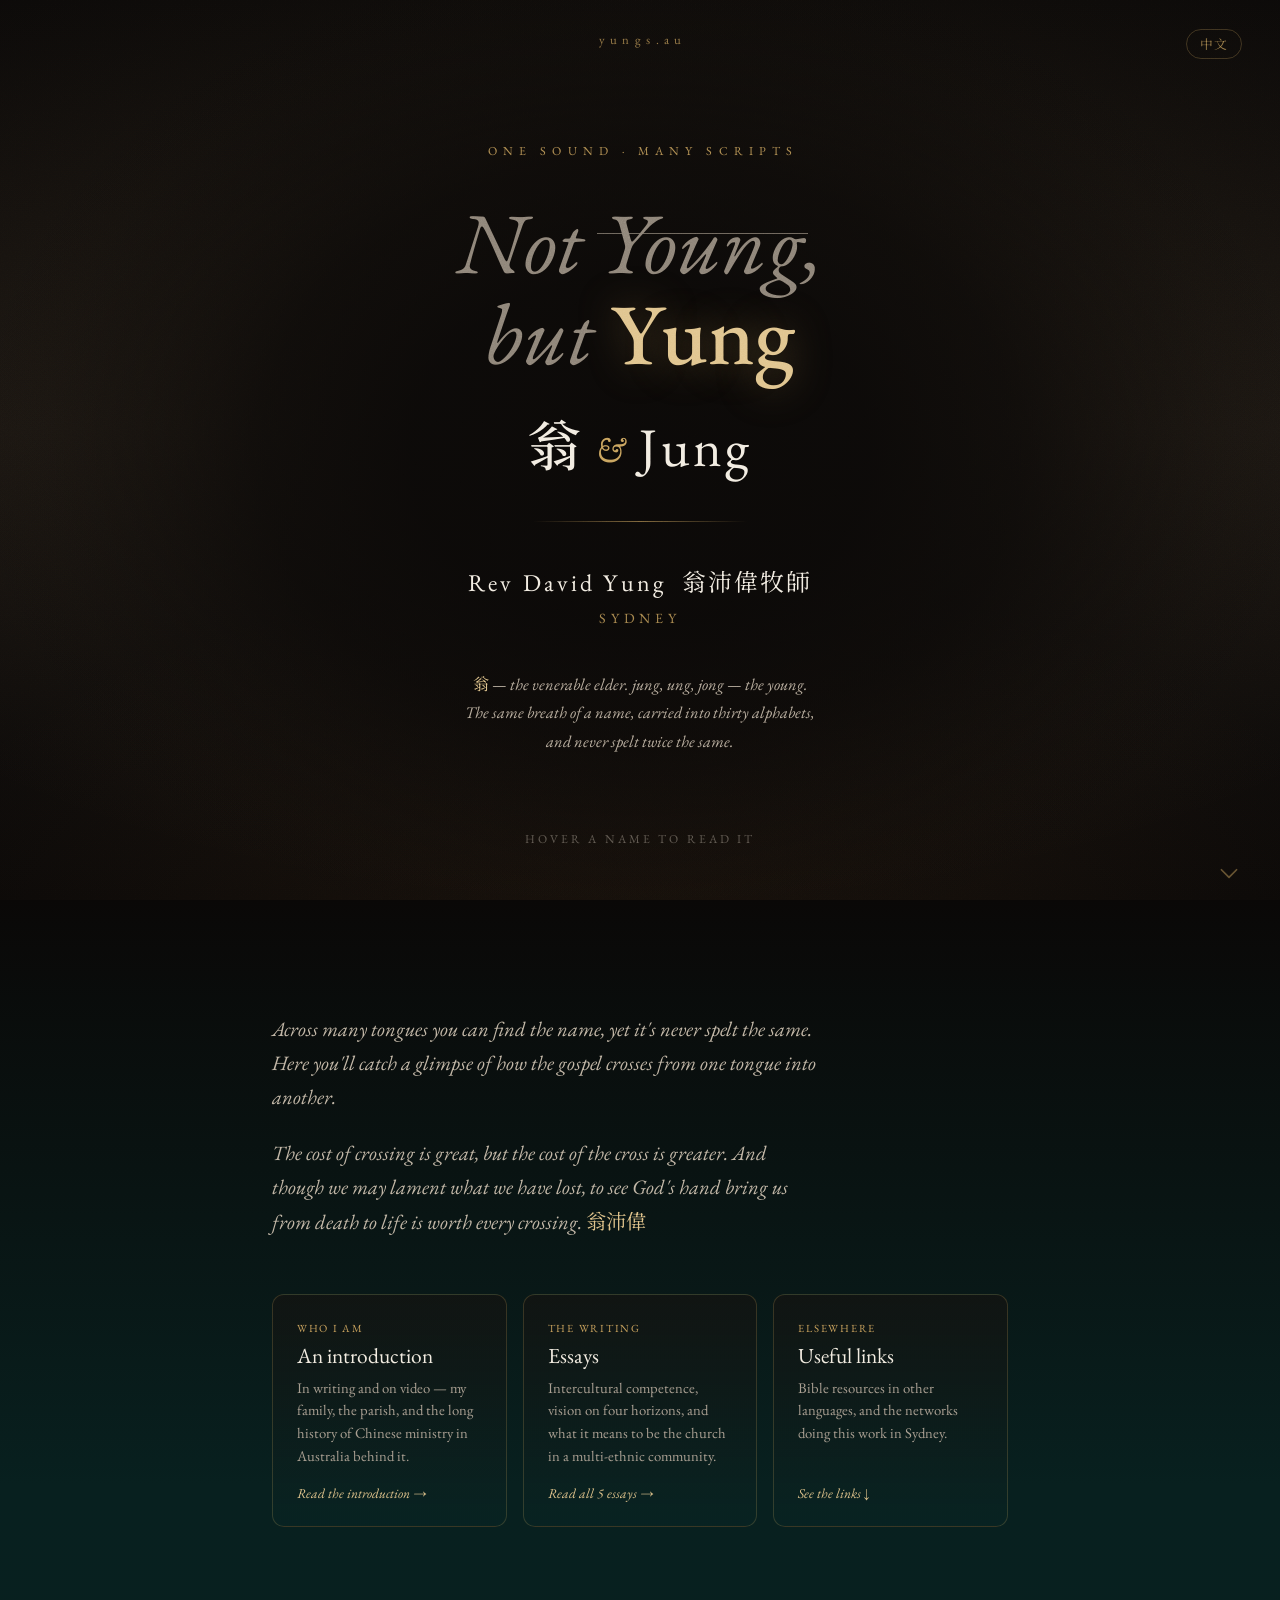
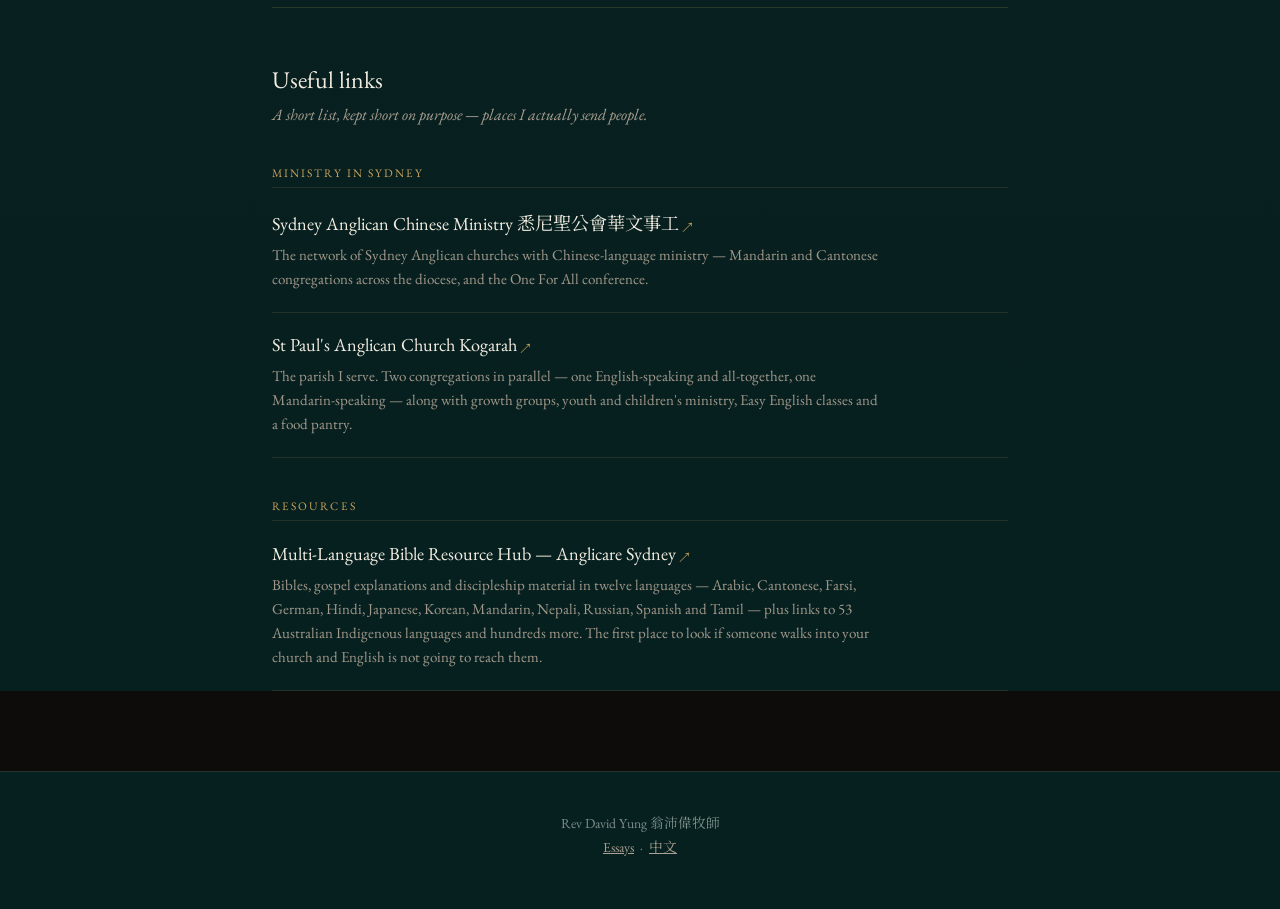
<file: index.html>
<!DOCTYPE html>
<html lang="en">
<head>
<meta charset="utf-8">
<meta name="viewport" content="width=device-width, initial-scale=1">
<title>Not Young, but Yung — Rev David Yung 翁沛偉牧師</title>
<meta name="description" content="One sound, many scripts. 翁 · Jung · Weng · Ong · Ông · 영 — the many writings of one name. Essays on cross-cultural ministry by Rev David Yung 翁沛偉牧師.">
<meta name="theme-color" content="#0e0c0a">
<meta property="og:title" content="Not Young, but Yung — Rev David Yung">
<meta property="og:description" content="One sound, many scripts. Essays on the gospel across cultures.">
<meta property="og:type" content="website">
<meta property="og:url" content="https://yungs.au/">
<meta property="og:image" content="https://yungs.au/icons/icon-512.png">
<link rel="canonical" href="https://yungs.au/">
<link rel="alternate" hreflang="en" href="https://yungs.au/">
<link rel="alternate" hreflang="zh" href="https://yungs.au/index-cn.html">
<link rel="icon" href="favicon.ico" sizes="any">
<link rel="icon" type="image/png" href="icons/icon-192.png">
<link rel="apple-touch-icon" href="icons/icon-180.png">
<link rel="manifest" href="manifest.webmanifest">
<meta name="apple-mobile-web-app-capable" content="yes">
<meta name="apple-mobile-web-app-status-bar-style" content="black-translucent">
<meta name="apple-mobile-web-app-title" content="yungs.au">
<link rel="preconnect" href="https://fonts.googleapis.com">
<link rel="preconnect" href="https://fonts.gstatic.com" crossorigin>
<link href="https://fonts.googleapis.com/css2?family=EB+Garamond:ital,wght@0,400;0,500;0,600;1,400&family=Noto+Serif+TC:wght@300;500&display=swap" rel="stylesheet">
<style>
  :root{
    --ink:#0e0c0a;
    --ink-2:#171310;
    --gold:#c9a35e;
    --gold-soft:#e0c48d;
    --paper:#f2ece1;
    --teal:#06201F;   /* the ground the rest of the site stands on */
    --muted:#8d8377;
    --serif:'EB Garamond','Noto Serif TC','Songti SC','Noto Serif','Times New Roman',
            'Noto Sans Hebrew','Noto Sans Arabic','Noto Sans Devanagari','Noto Sans Gurmukhi',
            'Noto Sans Bengali','Noto Sans Tamil','Noto Sans Thai','Noto Sans Armenian',
            'Noto Sans Georgian','Noto Sans Ethiopic','Noto Sans JP','Noto Sans KR',
            'Apple SD Gothic Neo','Hiragino Sans',serif;
  }

  *{box-sizing:border-box;margin:0;padding:0}

  html{scroll-behavior:smooth}

  body{
    min-height:100%;
    background:var(--ink);
    color:var(--paper);
    font-family:var(--serif);
    -webkit-font-smoothing:antialiased;
  }
  @media (prefers-reduced-motion:reduce){ html{scroll-behavior:auto} }

  .stage{
    position:relative;
    width:100%;
    min-height:100svh;
    display:grid;
    place-items:center;
    isolation:isolate;
    overflow:hidden;
  }

  /* ---------- atmosphere ---------- */
  .stage::before{
    content:"";
    position:absolute;inset:0;z-index:0;
    background:
      radial-gradient(120% 90% at 50% 42%, rgba(201,163,94,.13) 0%, rgba(201,163,94,.04) 34%, transparent 66%),
      radial-gradient(100% 70% at 50% 105%, rgba(120,80,40,.14) 0%, transparent 60%),
      linear-gradient(180deg,#0b0908 0%, var(--ink-2) 48%, #0a0807 100%);
  }
  /* fine grain so the dark field isn't flat */
  .stage::after{
    content:"";
    position:absolute;inset:0;z-index:6;pointer-events:none;
    opacity:.4;mix-blend-mode:overlay;
    background-image:url("data:image/svg+xml;utf8,<svg xmlns='http://www.w3.org/2000/svg' width='160' height='160'><filter id='n'><feTurbulence type='fractalNoise' baseFrequency='.85' numOctaves='3'/><feColorMatrix type='saturate' values='0'/></filter><rect width='160' height='160' filter='url(%23n)' opacity='.5'/></svg>");
  }

  /* ---------- the constellation of names ---------- */
  #field{position:absolute;inset:0;z-index:1}

  .name{
    position:absolute;
    transform:translate(-50%,-50%);
    white-space:nowrap;
    color:var(--gold-soft);
    opacity:0;
    line-height:1;
    cursor:default;
    user-select:none;
    transition:color .5s ease, text-shadow .5s ease;
    animation:breathe var(--dur,18s) ease-in-out var(--delay,0s) infinite;
  }
  .name:hover,.name:focus-visible{
    color:#fff;
    text-shadow:0 0 26px rgba(224,196,141,.65);
    animation-play-state:paused;
    opacity:.95 !important;
    outline:none;
  }

  /* animation is paused while positions are measured */
  #field.measuring .name{
    animation:none !important;
    opacity:1 !important;
    transform:translate(-50%,-50%) !important;
  }

  @keyframes breathe{
    0%   {opacity:0;              transform:translate(-50%,-50%) translateY(10px) scale(.985)}
    18%  {opacity:var(--peak,.5); transform:translate(-50%,-50%) translateY(0)    scale(1)}
    62%  {opacity:var(--peak,.5); transform:translate(-50%,-50%) translateY(-4px) scale(1.005)}
    100% {opacity:0;              transform:translate(-50%,-50%) translateY(-12px) scale(.985)}
  }

  /* ---------- centre plate ---------- */
  .plate{
    position:relative;z-index:4;
    text-align:center;
    padding:clamp(2rem,6vw,4.5rem) clamp(1.25rem,7vw,5rem);
    max-width:min(94vw,900px);
  }
  /* full-bleed soft scrim so the plate always reads clearly */
  .scrim{
    position:absolute;inset:-10%;z-index:3;pointer-events:none;
    background:radial-gradient(ellipse 44% 48% at 50% 50%,
      rgba(10,8,7,.97) 0%,
      rgba(10,8,7,.93) 34%,
      rgba(10,8,7,.74) 56%,
      rgba(10,8,7,.36) 74%,
      rgba(10,8,7,.10) 88%,
      transparent 100%);
  }

  .eyebrow{
    font-size:clamp(.62rem,1.5vw,.76rem);
    letter-spacing:.5em;
    text-transform:uppercase;
    color:var(--gold);
    opacity:.85;
    margin-bottom:clamp(1.4rem,4vw,2.4rem);
    padding-left:.5em;
  }

  h1{
    font-weight:400;
    font-size:clamp(2.3rem,8.2vw,5.4rem);
    line-height:1.05;
    letter-spacing:.005em;
  }
  h1 .not{ color:var(--muted); font-style:italic; }
  h1 .young{
    color:var(--muted);
    position:relative;
    font-style:italic;
  }
  h1 .young::after{
    content:"";
    position:absolute;left:-.04em;right:-.04em;top:.55em;
    height:1px;background:currentColor;opacity:.75;
  }
  h1 .but{ color:var(--muted); font-style:italic; }
  h1 .yung{
    color:var(--gold-soft);
    font-weight:500;
    text-shadow:0 0 42px rgba(201,163,94,.35);
  }

  .amp{
    margin-top:clamp(1.1rem,3.4vw,1.9rem);
    font-size:clamp(1.9rem,6vw,3.4rem);
    color:var(--paper);
    letter-spacing:.06em;
    line-height:1.2;
  }
  .amp .sym{ color:var(--gold); font-size:.62em; vertical-align:.12em; margin:0 .34em; font-style:italic; }
  .amp .han{ font-family:'Noto Serif TC','Songti SC',var(--serif); font-weight:500; }

  .rule{
    width:min(320px,58%);
    height:1px;
    margin:clamp(1.5rem,4.5vw,2.6rem) auto;
    background:linear-gradient(90deg,transparent,rgba(201,163,94,.6),transparent);
  }

  .name-line{
    font-size:clamp(1.02rem,2.9vw,1.5rem);
    letter-spacing:.13em;
    color:var(--paper);
  }
  .name-line .han{
    font-family:'Noto Serif TC','Songti SC',var(--serif);
    letter-spacing:.08em;
  }
  .role{
    margin-top:.7rem;
    font-size:clamp(.72rem,1.9vw,.88rem);
    letter-spacing:.34em;
    text-transform:uppercase;
    color:var(--gold);
    opacity:.8;
  }

  .gloss{
    margin-top:clamp(1.6rem,4.6vw,2.6rem);
    font-size:clamp(.86rem,2.2vw,1.02rem);
    line-height:1.75;
    color:#b6ab9c;
    font-style:italic;
    max-width:44ch;
    margin-inline:auto;
  }
  .gloss .han{font-family:'Noto Serif TC','Songti SC',var(--serif);font-style:normal;color:var(--gold-soft)}

  /* ---------- readout ---------- */
  .readout{
    position:absolute;
    left:50%;bottom:clamp(1.1rem,3.5vh,2.2rem);
    transform:translateX(-50%);
    z-index:5;
    text-align:center;
    width:min(92vw,640px);
    min-height:2.6em;
    pointer-events:none;
  }
  .readout .glyph{
    display:block;
    font-size:clamp(1rem,2.6vw,1.22rem);
    color:var(--gold-soft);
    letter-spacing:.04em;
  }
  .readout .meta{
    display:block;
    margin-top:.4em;
    font-size:clamp(.72rem,1.8vw,.84rem);
    color:var(--muted);
  }
  .readout .meta .lang{
    letter-spacing:.2em;
    text-transform:uppercase;
    font-size:.9em;
    color:#a29686;
  }
  .readout .meta .note{ font-style:italic; letter-spacing:.01em; }
  .readout .meta .dash{ opacity:.5; margin:0 .5em; }
  .readout .hint{
    font-size:clamp(.66rem,1.7vw,.75rem);
    letter-spacing:.26em;
    text-transform:uppercase;
    color:#5f5850;
  }
  .readout > *{transition:opacity .35s ease}

  .site{
    position:absolute;top:clamp(1.1rem,3.4vh,2rem);left:50%;
    transform:translateX(-50%);
    z-index:5;
    font-size:clamp(.68rem,1.8vw,.8rem);
    letter-spacing:.42em;
    text-transform:lowercase;
    color:var(--gold);
    opacity:.7;
    padding-left:.42em;
  }


  /* ---------- language switch & scroll cue ---------- */
  .langswitch{
    position:absolute;top:clamp(1rem,3.2vh,1.9rem);right:clamp(1rem,4vw,2.4rem);
    z-index:5;font-size:.8rem;letter-spacing:.06em;text-decoration:none;
    color:var(--gold);opacity:.75;border:1px solid rgba(201,163,94,.35);
    border-radius:999px;padding:.28rem .8rem;transition:opacity .2s,border-color .2s;
  }
  .langswitch:hover,.langswitch:focus-visible{opacity:1;border-color:var(--gold)}

  .scrollcue{
    position:absolute;bottom:clamp(.5rem,1.6vh,1rem);right:clamp(1rem,4vw,2.4rem);
    z-index:5;color:var(--gold);opacity:.45;text-decoration:none;
    animation:nudge 2.8s ease-in-out infinite;
  }
  .scrollcue svg{width:26px;height:26px;display:block}
  .scrollcue:hover,.scrollcue:focus-visible{opacity:.95;outline:none}
  @keyframes nudge{0%,100%{transform:translateY(0)}50%{transform:translateY(5px)}}
  @media (prefers-reduced-motion:reduce){.scrollcue{animation:none}}

  /* ---------- below the hero: gold gives way to the site's teal ---------- */
  #more{
    background:linear-gradient(180deg,#0a0807 0%, #08201f 42%, var(--teal) 100%);
    padding:clamp(4rem,10vw,7rem) clamp(1.25rem,5vw,2rem) 0;
  }
  .below{max-width:46rem;margin:0 auto}

  .below-lead{
    font-size:clamp(1.05rem,2.6vw,1.28rem);
    line-height:1.65;color:#c3b8a8;font-style:italic;
    max-width:34rem;margin:0 0 clamp(2.5rem,6vw,3.5rem);
  }
  .below-lead p + p{margin-top:1.1em}
  .below-lead .han{font-family:'Noto Serif TC','Songti SC',var(--serif);
                   font-style:normal;color:var(--gold-soft)}

  .doors{display:grid;grid-template-columns:repeat(auto-fit,minmax(12.5rem,1fr));gap:1rem}
  .door{
    display:flex;flex-direction:column;gap:.5rem;
    padding:1.6rem 1.5rem 1.5rem;
    border:1px solid rgba(201,163,94,.22);border-radius:12px;
    background:linear-gradient(180deg,rgba(23,19,16,.6),rgba(11,44,43,.25));
    text-decoration:none;color:var(--paper);
    transition:border-color .18s,transform .18s,background .18s;
  }
  .door:hover,.door:focus-visible{
    border-color:rgba(201,163,94,.55);transform:translateY(-2px);
    background:linear-gradient(180deg,rgba(35,28,22,.7),rgba(20,64,61,.3));outline:none;
  }
  .door-eyebrow{font-size:.68rem;letter-spacing:.16em;text-transform:uppercase;color:var(--gold)}
  .door-title{font-size:1.34rem;line-height:1.2}
  .door-blurb{font-size:.92rem;line-height:1.55;color:#a99f92;flex:1 1 auto}
  .door-go{margin-top:.5rem;font-size:.85rem;color:var(--gold-soft);font-style:italic}

  .links{
    margin-top:clamp(3.5rem,8vw,5rem);
    padding-top:clamp(2.5rem,6vw,3.5rem);
    border-top:1px solid rgba(201,163,94,.18);
  }
  .links h2{font-size:1.5rem;font-weight:400;margin:0 0 .6rem;color:var(--paper)}
  .links-intro{color:#a99f92;margin:0 0 2.5rem;max-width:30rem;font-style:italic}
  .links-group{
    font-size:.72rem;letter-spacing:.18em;text-transform:uppercase;color:var(--gold);
    margin:2.5rem 0 .4rem;font-weight:400;
  }
  .links-group:first-of-type{margin-top:0}
  .linklist{list-style:none;margin:0;padding:0}
  .linklist li{border-top:1px solid rgba(201,163,94,.14);padding:1.3rem 0}
  .linklist li:last-child{border-bottom:1px solid rgba(201,163,94,.14)}
  .linklist a{font-size:1.14rem;text-decoration:none;color:var(--paper)}
  .linklist a:hover{color:var(--gold-soft);text-decoration:underline}
  .linklist a::after{content:" \2197";font-size:.72em;color:var(--gold)}
  .linklist p{margin:.5rem 0 0;font-size:.94rem;line-height:1.6;color:#a2988b;max-width:38rem}
  .linklist .han{font-family:'Noto Serif TC','Songti SC',var(--serif)}

  .foot{
    background:var(--teal);
    border-top:1px solid rgba(201,163,94,.14);
    margin-top:clamp(3.5rem,8vw,5rem);
    padding:2.2rem 1.5rem 3rem;text-align:center;
    color:#7e8f8b;font-size:.86rem;
  }
  .foot p{margin:.3rem 0}
  .foot a{color:#a99f92}
  .foot a:hover{color:var(--gold-soft)}

  @media (max-width:700px){
    .scrim{
      background:radial-gradient(ellipse 78% 46% at 50% 48%,
        rgba(10,8,7,.98) 0%, rgba(10,8,7,.95) 40%, rgba(10,8,7,.78) 60%,
        rgba(10,8,7,.4) 78%, rgba(10,8,7,.12) 90%, transparent 100%);
    }
  }

  @media (prefers-reduced-motion:reduce){
    .name{animation:none !important; opacity:var(--peak,.42) !important;
          transform:translate(-50%,-50%) !important}
  }
</style>
</head>
<body>
<main class="stage">
  <div class="site">yungs.au</div>
  <a class="langswitch" href="index-cn.html" hreflang="zh" lang="zh-Hant">中文</a>

  <div id="field" aria-hidden="true"></div>
  <div class="scrim"></div>

  <section class="plate">
    <p class="eyebrow">One sound &middot; many scripts</p>

    <h1>
      <span class="not">Not</span> <span class="young">Young</span><span class="not">,</span><br>
      <span class="but">but</span> <span class="yung">Yung</span>
    </h1>

    <p class="amp"><span class="han">翁</span><span class="sym">&amp;</span>Jung</p>

    <div class="rule"></div>

    <p class="name-line">Rev David Yung &nbsp;<span class="han">翁沛偉牧師</span></p>
    <p class="role">Sydney</p>

    <p class="gloss">
      <span class="han">翁</span> — the venerable elder. <em>jung, ung, jong</em> — the young.
      The same breath of a name, carried into thirty alphabets, and never spelt twice the same.
    </p>
  </section>

  <div class="readout" id="readout" aria-live="polite">
    <span class="hint" id="hint">Hover a name to read it</span>
    <span class="glyph" id="ro-glyph" style="opacity:0"></span>
    <span class="meta" id="ro-meta" style="opacity:0"></span>
  </div>

  <a class="scrollcue" href="#more" aria-label="Read on">
    <svg viewBox="0 0 24 24" aria-hidden="true"><path d="M5 9l7 7 7-7" fill="none"
      stroke="currentColor" stroke-width="1.6" stroke-linecap="round" stroke-linejoin="round"/></svg>
  </a>
</main>

<section id="more">
  <div class="below">

    <div class="below-lead">
      <p>Across many tongues you can find the name, yet it's never spelt the same.
         Here you'll catch a glimpse of how the gospel crosses from one tongue into another.</p>
      <p>The cost of crossing is great, but the cost of the cross is greater. And though we
         may lament what we have lost, to see God's hand bring us from death to life is worth
         every crossing. <span class="han">翁沛偉</span></p>
    </div>

    <nav class="doors" aria-label="Main">
      <a class="door" href="001-an-introduction.html">
        <span class="door-eyebrow">Who I am</span>
        <span class="door-title">An introduction</span>
        <span class="door-blurb">In writing and on video — my family, the parish, and the long history of Chinese ministry in Australia behind it.</span>
        <span class="door-go">Read the introduction &rarr;</span>
      </a>
      <a class="door" href="essays.html">
        <span class="door-eyebrow">The writing</span>
        <span class="door-title">Essays</span>
        <span class="door-blurb">Intercultural competence, vision on four horizons, and what it means to be the church in a multi-ethnic community.</span>
        <span class="door-go"><span id="essay-count">Browse the essays</span> &rarr;</span>
      </a>
      <a class="door" href="#links">
        <span class="door-eyebrow">Elsewhere</span>
        <span class="door-title">Useful links</span>
        <span class="door-blurb">Bible resources in other languages, and the networks doing this work in Sydney.</span>
        <span class="door-go">See the links &darr;</span>
      </a>
    </nav>

    <div class="links" id="links">
      <h2>Useful links</h2>
      <p class="links-intro">A short list, kept short on purpose — places I actually send people.</p>

      <h3 class="links-group">Ministry in Sydney</h3>
      <ul class="linklist">
        <li>
          <a href="https://www.sydacm.com.au" rel="noopener">Sydney Anglican Chinese Ministry <span class="han">悉尼聖公會華文事工</span></a>
          <p>The network of Sydney Anglican churches with Chinese-language ministry — Mandarin and Cantonese congregations across the diocese, and the One For All conference.</p>
        </li>
        <li>
          <a href="https://www.stpaulskogarah.com" rel="noopener">St Paul's Anglican Church Kogarah</a>
          <p>The parish I serve. Two congregations in parallel — one English-speaking and all-together, one Mandarin-speaking — along with growth groups, youth and children's ministry, Easy English classes and a food pantry.</p>
        </li>
      </ul>

      <h3 class="links-group">Resources</h3>
      <ul class="linklist">
        <li>
          <a href="https://www.anglicare.org.au/church-partnerships/multi-language-bible-resource-hub/" rel="noopener">Multi-Language Bible Resource Hub — Anglicare Sydney</a>
          <p>Bibles, gospel explanations and discipleship material in twelve languages — Arabic, Cantonese, Farsi, German, Hindi, Japanese, Korean, Mandarin, Nepali, Russian, Spanish and Tamil — plus links to 53 Australian Indigenous languages and hundreds more. The first place to look if someone walks into your church and English is not going to reach them.</p>
        </li>
      </ul>
    </div>

  </div>
</section>

<footer class="foot">
  <p>Rev David Yung <span class="han">翁沛偉牧師</span></p>
  <p><a href="essays.html">Essays</a> &nbsp;·&nbsp; <a href="index-cn.html" hreflang="zh" lang="zh-Hant">中文</a></p>
</footer>

<script>
(function(){
  /* text, language, note  */
  var NAMES = [
    ["翁",      "Chinese · Hanzi",            "the character itself — a venerable elder"],
    ["Yung",    "Cantonese · Hong Kong",      "the spelling carried out of Hong Kong"],
    ["Weng",    "Mandarin · Hanyu Pinyin",    "wēng — the same character, another mouth"],
    ["Ong",     "Hokkien · Singapore, Penang","翁 as the Minnan diaspora writes it"],
    ["Ang",     "Teochew",                    "another Minnan reading of 翁"],
    ["Vung",    "Hakka",                      "翁 in the Sixian Hakka reading"],
    ["Ông",     "Vietnamese · Hán-Việt",      "翁 — and also 'sir, grandfather'"],
    ["옹",       "Korean · Hangul",            "the hanja reading of 翁"],
    ["영",       "Korean · Hangul",            "yeong — how 'Young' is heard in Korea"],
    ["융",       "Korean · Hangul",            "yung — how 'Jung' is written in Korea"],
    ["おきな",   "Japanese · Hiragana",        "okina — the kun reading of 翁, an old man"],
    ["ユング",   "Japanese · Katakana",        "yungu — Jung"],
    ["ヤング",   "Japanese · Katakana",        "yangu — Young"],
    ["Jung",    "German",                     "'young' — and Carl Gustav Jung"],
    ["Jong",    "Dutch",                      "'young'"],
    ["Jonk",    "Afrikaans",                  "'young'"],
    ["Ung",     "Swedish · Danish · Norwegian","'young'"],
    ["Ungur",   "Icelandic",                  "'young'"],
    ["Young",   "English",                    "the spelling everyone reaches for first"],
    ["יונג",     "Yiddish · Hebrew script",    "yung — 'young'"],
    ["Юнг",     "Russian · Cyrillic",         "Yung"],
    ["Юнґ",     "Ukrainian · Cyrillic",       "Yung"],
    ["Γιουνγκ", "Greek",                      "Yioungk"],
    ["يونغ",     "Arabic",                     "Yūngh"],
    ["यंग",      "Hindi · Devanagari",         "Yang / Young"],
    ["ਯੰਗ",      "Punjabi · Gurmukhi",         "Yang / Young"],
    ["ইয়ং",      "Bengali",                    "Iyang / Young"],
    ["யங்",      "Tamil",                      "Yang / Young"],
    ["ยัง",      "Thai",                       "Yang / Young"],
    ["Յունգ",   "Armenian",                   "Yung"],
    ["იუნგი",   "Georgian",                   "Iungi"],
    ["ዩንግ",     "Amharic · Ethiopic",         "Yung"]
  ];

  /* hand-placed so the field reads as a constellation, not a grid.
     x, y in %, s = font-size in rem, p = peak opacity            */
  var SPOTS = [
    /* upper band — clear of the yungs.au mark at top centre */
    [ 8,  8,2.1,.42],[21, 15,1.5,.34],[34,  7,2.4,.44],[47, 21,1.4,.22],
    [65, 10,1.6,.32],[78,  7,2.2,.44],[92, 15,1.6,.34],
    /* left margin */
    [ 5, 26,1.6,.33],[15, 36,2.4,.45],[ 7, 48,1.5,.31],[18, 60,2.0,.40],
    [ 6, 72,1.6,.32],[14, 84,2.3,.43],[ 9, 94,1.5,.30],
    /* right margin */
    [95, 28,1.5,.31],[85, 38,2.3,.44],[93, 50,1.6,.33],[82, 62,2.0,.39],
    [95, 74,1.5,.30],[86, 85,2.4,.44],[91, 95,1.5,.30],
    /* inner ring — dim, read as depth behind the plate */
    [29, 25,1.5,.26],[71, 23,1.6,.27],[26, 47,1.4,.20],[74, 45,1.4,.20],
    [30, 70,1.5,.24],[70, 71,1.4,.23],[24, 86,1.5,.26],[76, 87,1.5,.26],
    [38, 79,1.4,.20],[62, 80,1.4,.20],[50, 34,1.3,.15]
  ];

  /* the names are set much larger than the first draft; NARROW pulls them
     back on phones so the centre plate still has room to breathe.
     Measured coverage stays well under half the frame — see the note in the
     header comment of this file. */
  var SCALE = 2.4;
  var NARROW_FACTOR = 0.58;

  var field = document.getElementById('field');
  var hint  = document.getElementById('hint');
  var gEl   = document.getElementById('ro-glyph');
  var mEl   = document.getElementById('ro-meta');
  var narrow = window.matchMedia('(max-width:700px)').matches;

  /* on small screens thin the field so the plate can breathe */
  var order = NAMES.map(function(n,i){return i;});
  var use = narrow ? order.filter(function(_,i){return i % 2 === 0;}) : order;

  use.forEach(function(idx, k){
    /* on narrow screens take every second slot so the thinned field stays spread */
    var n = NAMES[idx], s = SPOTS[(narrow ? k * 2 : k) % SPOTS.length];
    var el = document.createElement('span');
    el.className = 'name';
    el.textContent = n[0];
    el.tabIndex = 0;
    /* narrow viewports: pull the margins inward so nothing is clipped */
    el.style.left = (narrow ? Math.min(Math.max(s[0], 14), 84) : s[0]) + '%';
    el.style.top  = s[1] + '%';
    el.style.fontSize = (SCALE * s[2] * (narrow ? NARROW_FACTOR : 1)) + 'rem';
    el.style.setProperty('--peak', s[3]);
    el.style.setProperty('--dur',   (15 + (k * 7) % 13) + 's');
    el.style.setProperty('--delay', (-(k * 3.7) % 17).toFixed(1) + 's');
    el.dataset.lang = n[1];
    el.dataset.note = n[2];
    field.appendChild(el);
  });

  /* Now that the type is large, settle the field: push overlapping names
     apart and keep every one fully inside the frame. Runs once, after the
     webfonts have loaded so the measurements are true.                     */
  function settle(){
    var edge = 14, gap = 16;
    var els = Array.prototype.slice.call(field.children);

    field.classList.add('measuring');
    /* measure relative to the field itself, not the viewport, so a re-settle
       after scrolling or a resize puts the names back where they belong */
    var fr = field.getBoundingClientRect();
    var vw = fr.width, vh = fr.height;
    var box = els.map(function(el){
      var r = el.getBoundingClientRect();
      return {x:r.left - fr.left + r.width/2, y:r.top - fr.top + r.height/2,
              w:r.width, h:r.height};
    });

    function clamp(b){
      var hw = b.w/2 + edge, hh = b.h/2 + edge;
      b.x = Math.min(Math.max(b.x, hw), Math.max(hw, vw - hw));
      b.y = Math.min(Math.max(b.y, hh), Math.max(hh, vh - hh));
    }

    for (var pass = 0; pass < 60; pass++){
      var moved = false;
      for (var i = 0; i < box.length; i++){
        for (var j = i + 1; j < box.length; j++){
          var a = box[i], c = box[j];
          var ox = (a.w + c.w)/2 + gap - Math.abs(a.x - c.x);
          var oy = (a.h + c.h)/2 + gap - Math.abs(a.y - c.y);
          if (ox <= 0 || oy <= 0) continue;
          moved = true;
          if (ox < oy){                       /* separate horizontally */
            var sx = (a.x <= c.x ? -1 : 1) * ox / 2;
            a.x += sx; c.x -= sx;
          } else {                            /* separate vertically */
            var sy = (a.y <= c.y ? -1 : 1) * oy / 2;
            a.y += sy; c.y -= sy;
          }
          clamp(a); clamp(c);
        }
      }
      if (!moved) break;
    }

    els.forEach(function(el, k){
      clamp(box[k]);                          /* final guard against clipping */
      el.style.left = box[k].x + 'px';
      el.style.top  = box[k].y + 'px';
    });
    field.classList.remove('measuring');
  }

  function whenReady(fn){
    if (document.fonts && document.fonts.ready) document.fonts.ready.then(fn);
    else window.addEventListener('load', fn);
  }
  whenReady(settle);

  /* re-settle after a resize or orientation change */
  var rz;
  window.addEventListener('resize', function(){
    clearTimeout(rz);
    rz = setTimeout(function(){
      Array.prototype.forEach.call(field.children, function(el, k){
        var s = SPOTS[(narrow ? k * 2 : k) % SPOTS.length];
        el.style.left = s[0] + '%';
        el.style.top  = s[1] + '%';
      });
      settle();
    }, 220);
  });

  if (window.matchMedia('(hover:none)').matches){
    hint.textContent = 'Tap a name to read it';
  }

  var clear;
  function show(el){
    clearTimeout(clear);
    gEl.textContent = el.textContent;
    mEl.innerHTML = '<span class="lang"></span><span class="dash">—</span><span class="note"></span>';
    mEl.querySelector('.lang').textContent = el.dataset.lang;
    mEl.querySelector('.note').textContent = el.dataset.note;
    hint.style.opacity = 0; gEl.style.opacity = 1; mEl.style.opacity = 1;
  }
  function hide(){
    clear = setTimeout(function(){
      gEl.style.opacity = 0; mEl.style.opacity = 0; hint.style.opacity = 1;
    }, 220);
  }

  field.addEventListener('mouseover', function(e){
    if (e.target.classList.contains('name')) show(e.target);
  });
  field.addEventListener('mouseout', function(e){
    if (e.target.classList.contains('name')) hide();
  });
  field.addEventListener('focusin', function(e){
    if (e.target.classList.contains('name')) show(e.target);
  });
  field.addEventListener('focusout', hide);
  /* touch */
  field.addEventListener('touchstart', function(e){
    if (e.target.classList.contains('name')) show(e.target);
  }, {passive:true});

  /* the essays door reports the real number */
  fetch("essays.html").then(function(r){return r.ok?r.text():Promise.reject();})
    .then(function(t){
      var m = t.match(/const POSTS = \[([\s\S]*?)\n\];/);
      if(!m) return;
      var n = (m[1].match(/\bn:\s*\d+/g)||[]).length;
      var el = document.getElementById("essay-count");
      if(n>0 && el) el.textContent = n===1 ? "Read the one essay" : "Read all "+n+" essays";
    }).catch(function(){});
})();
</script>
</body>
</html>
</file>
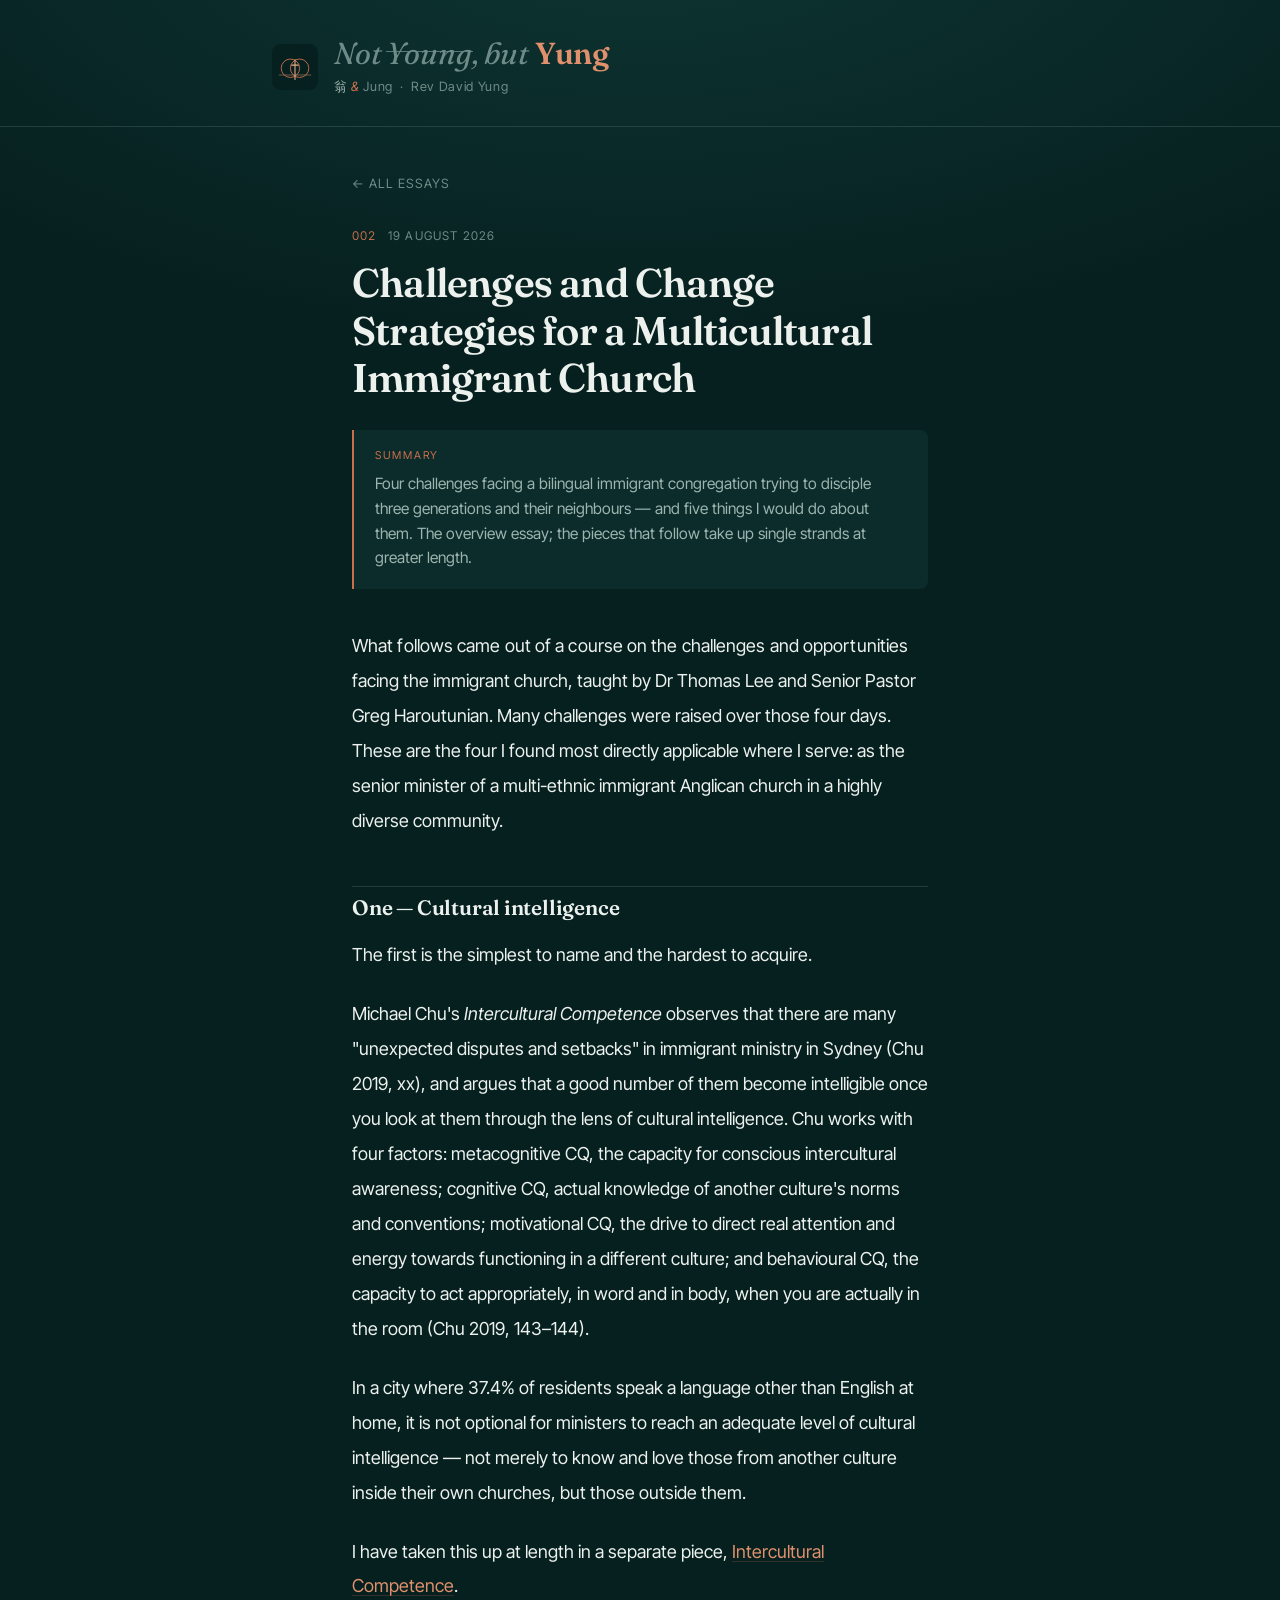
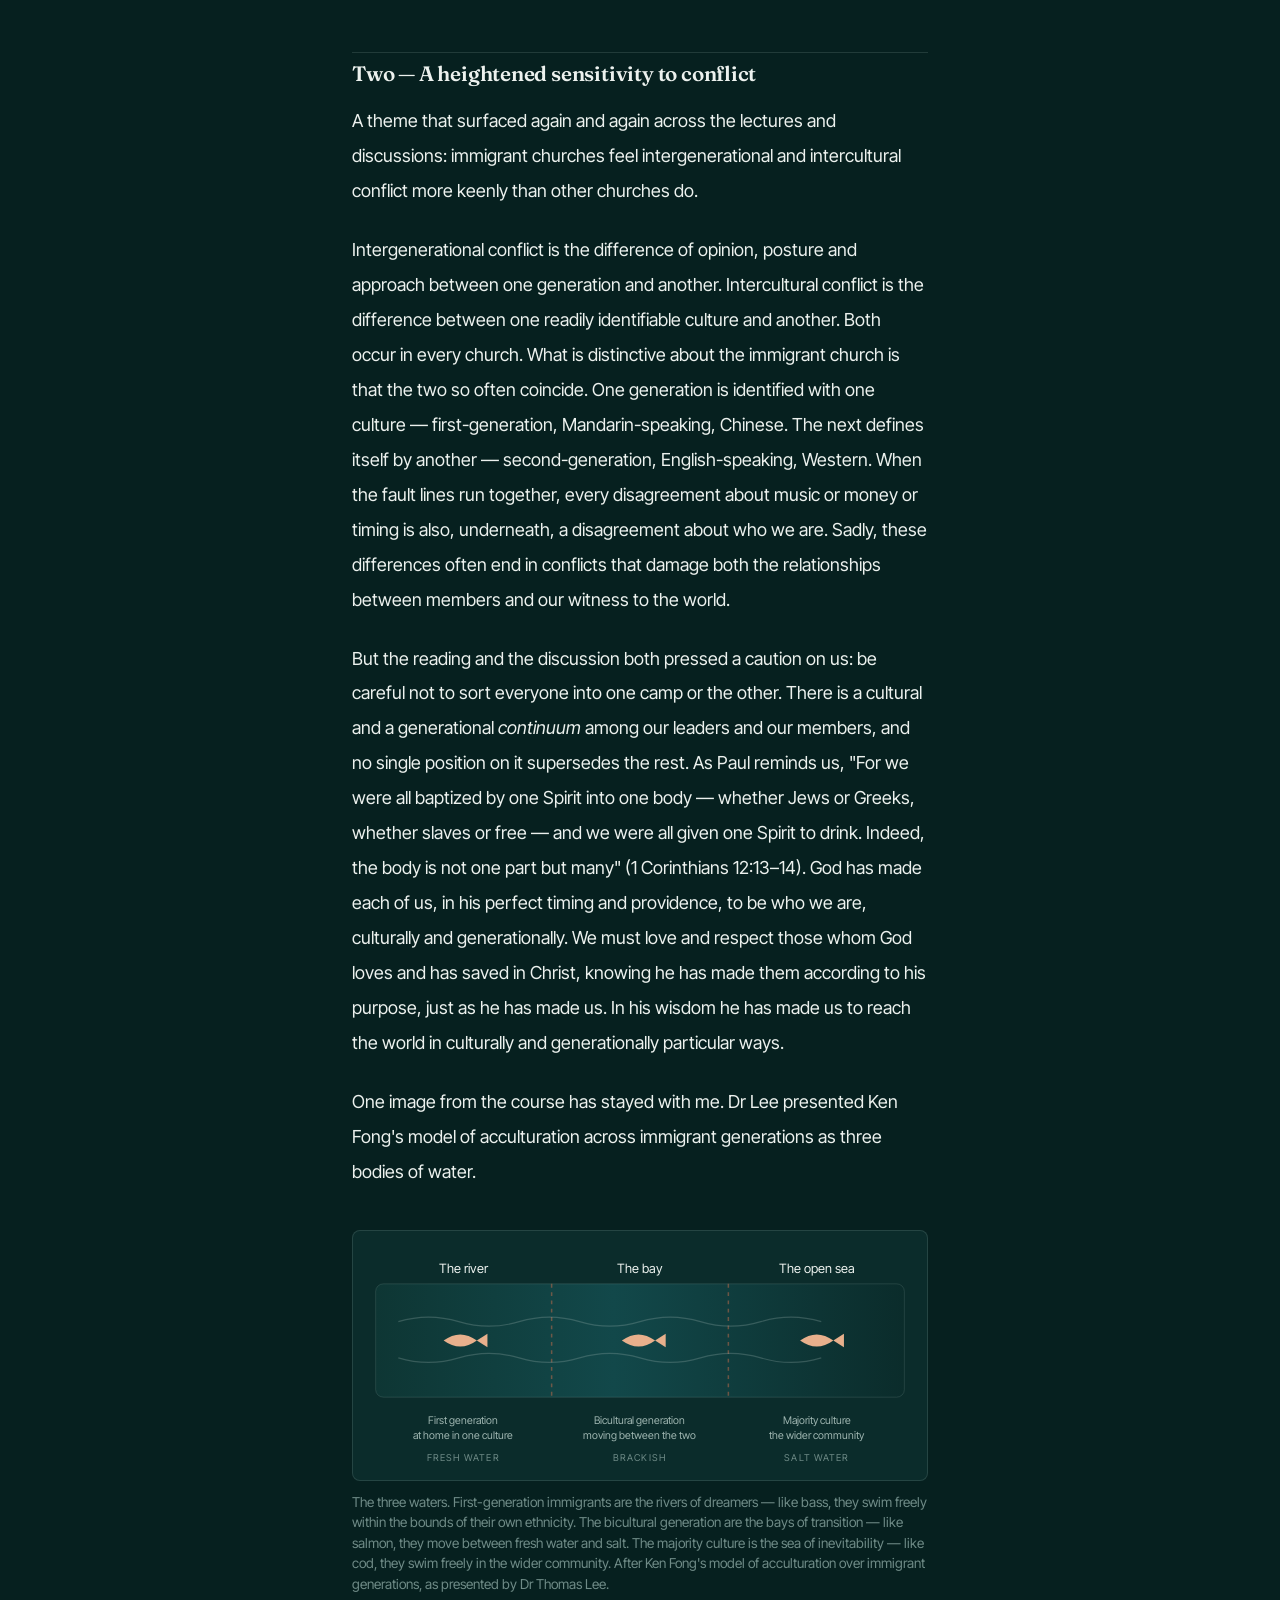
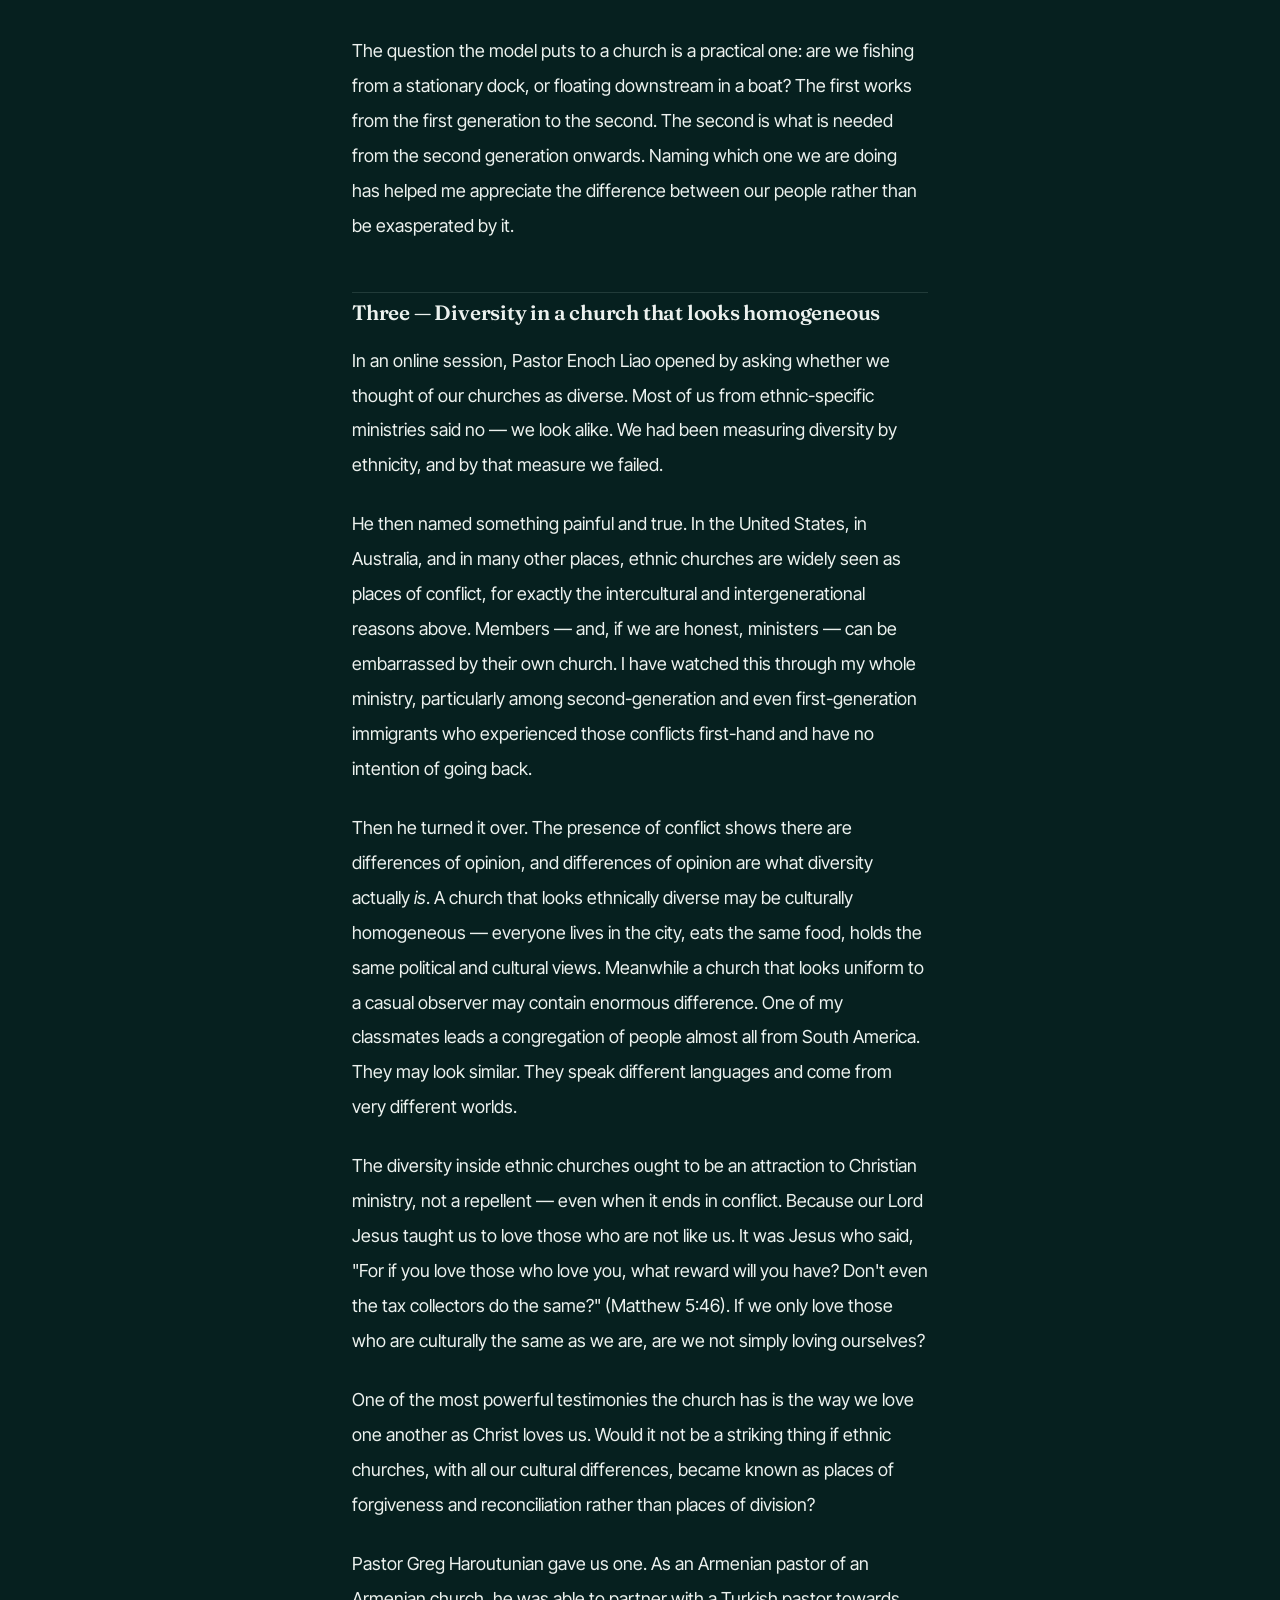
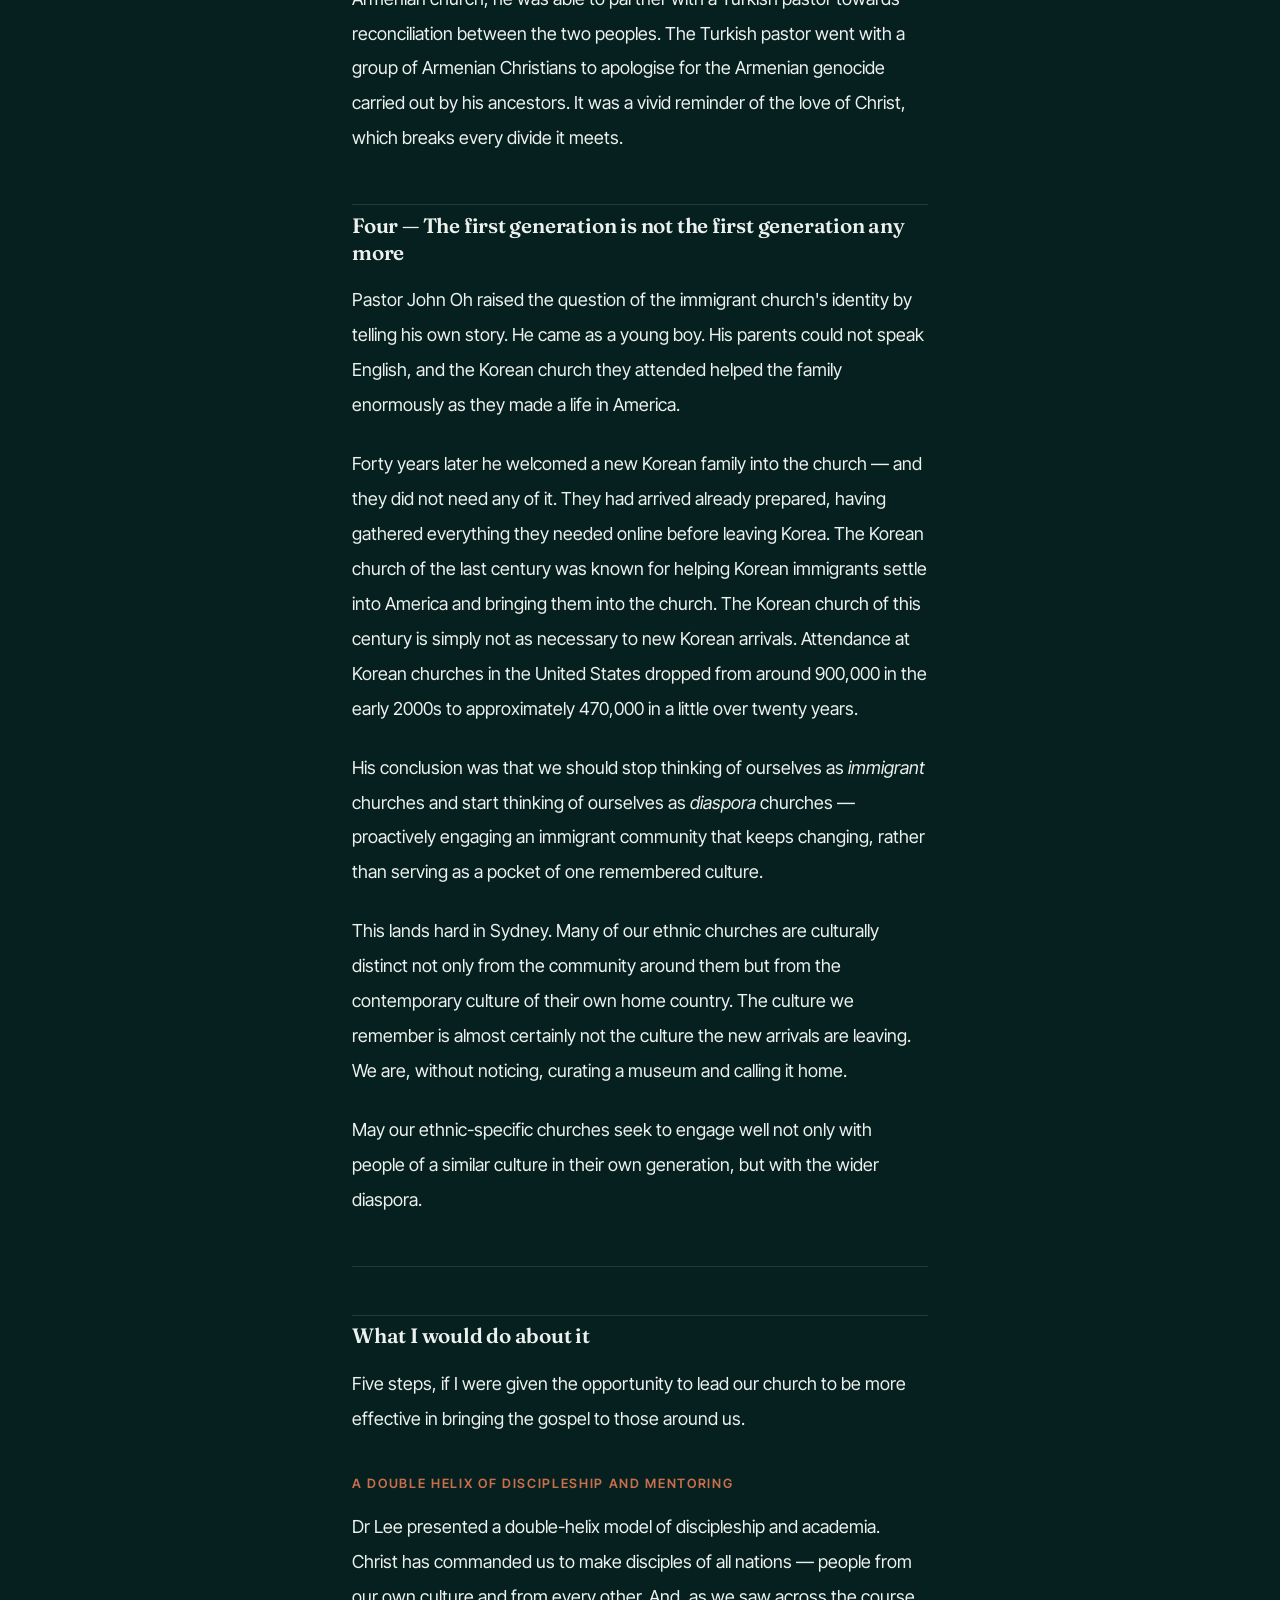
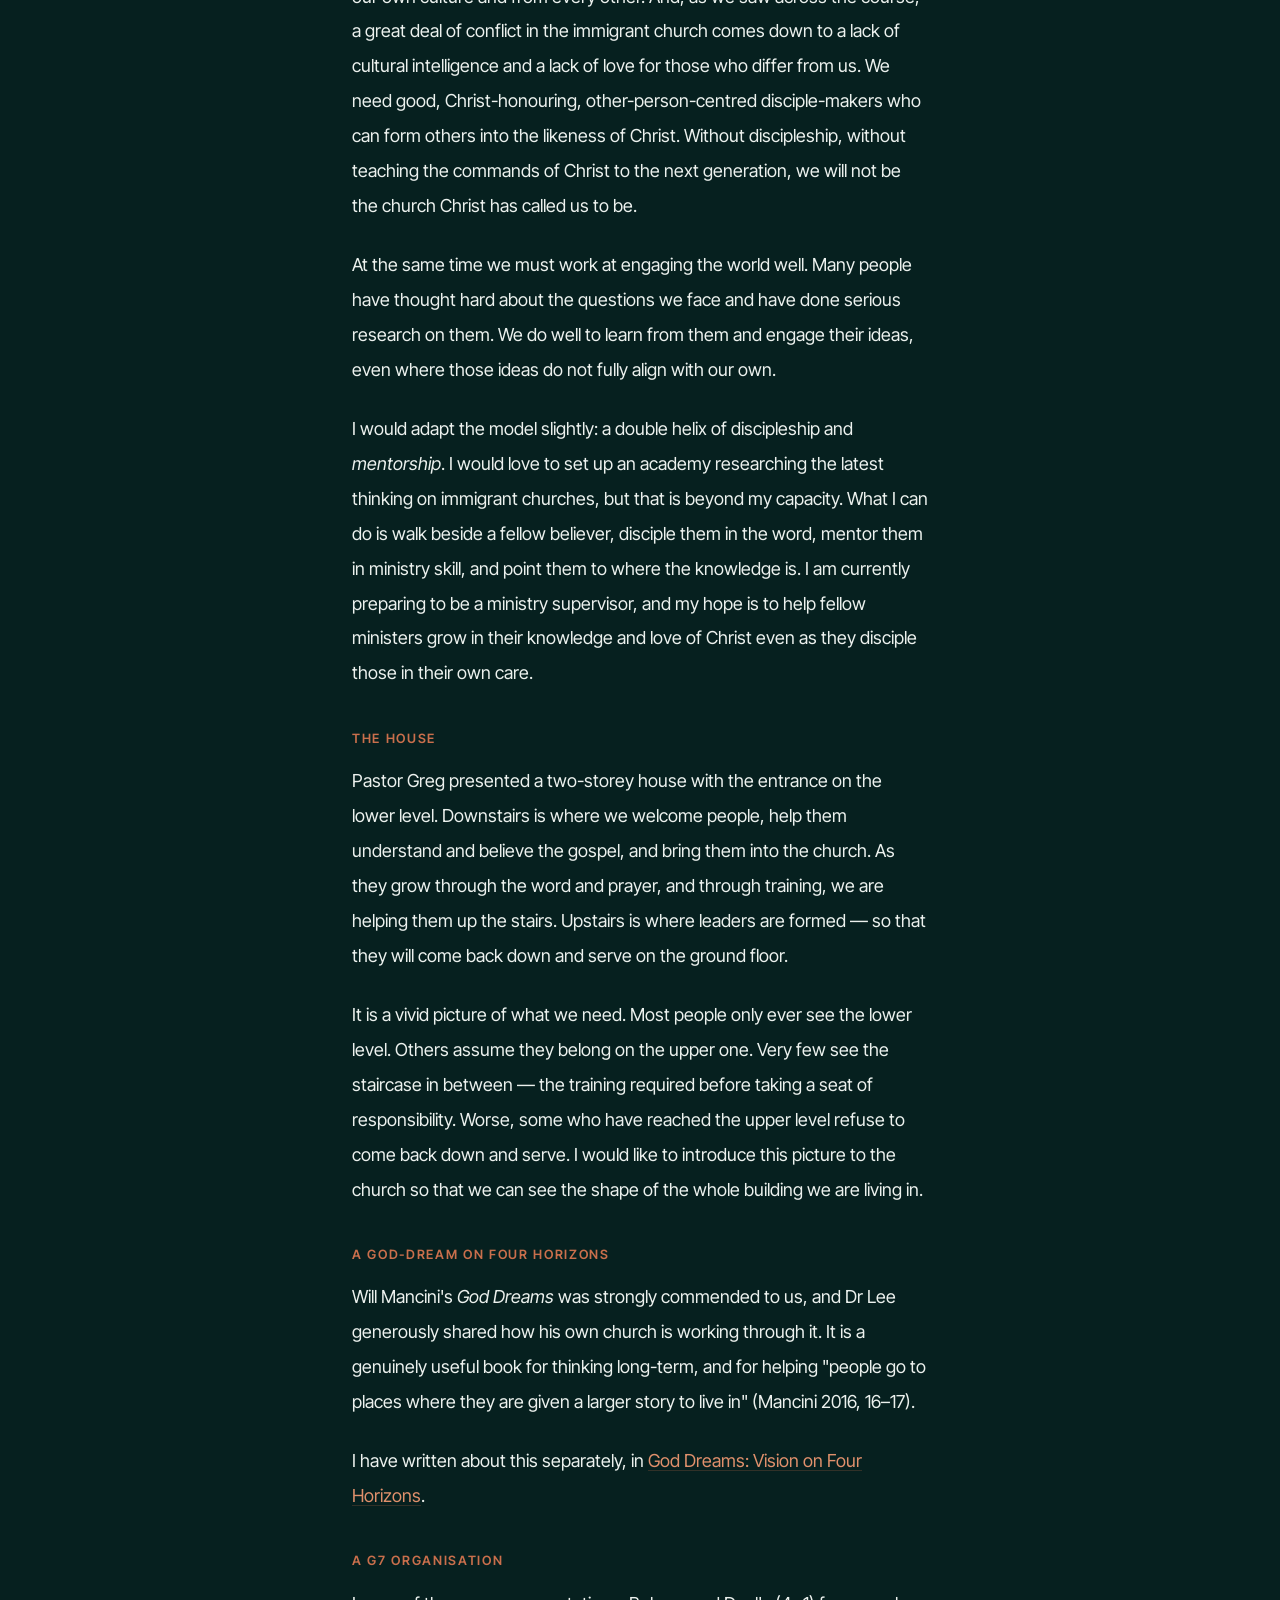
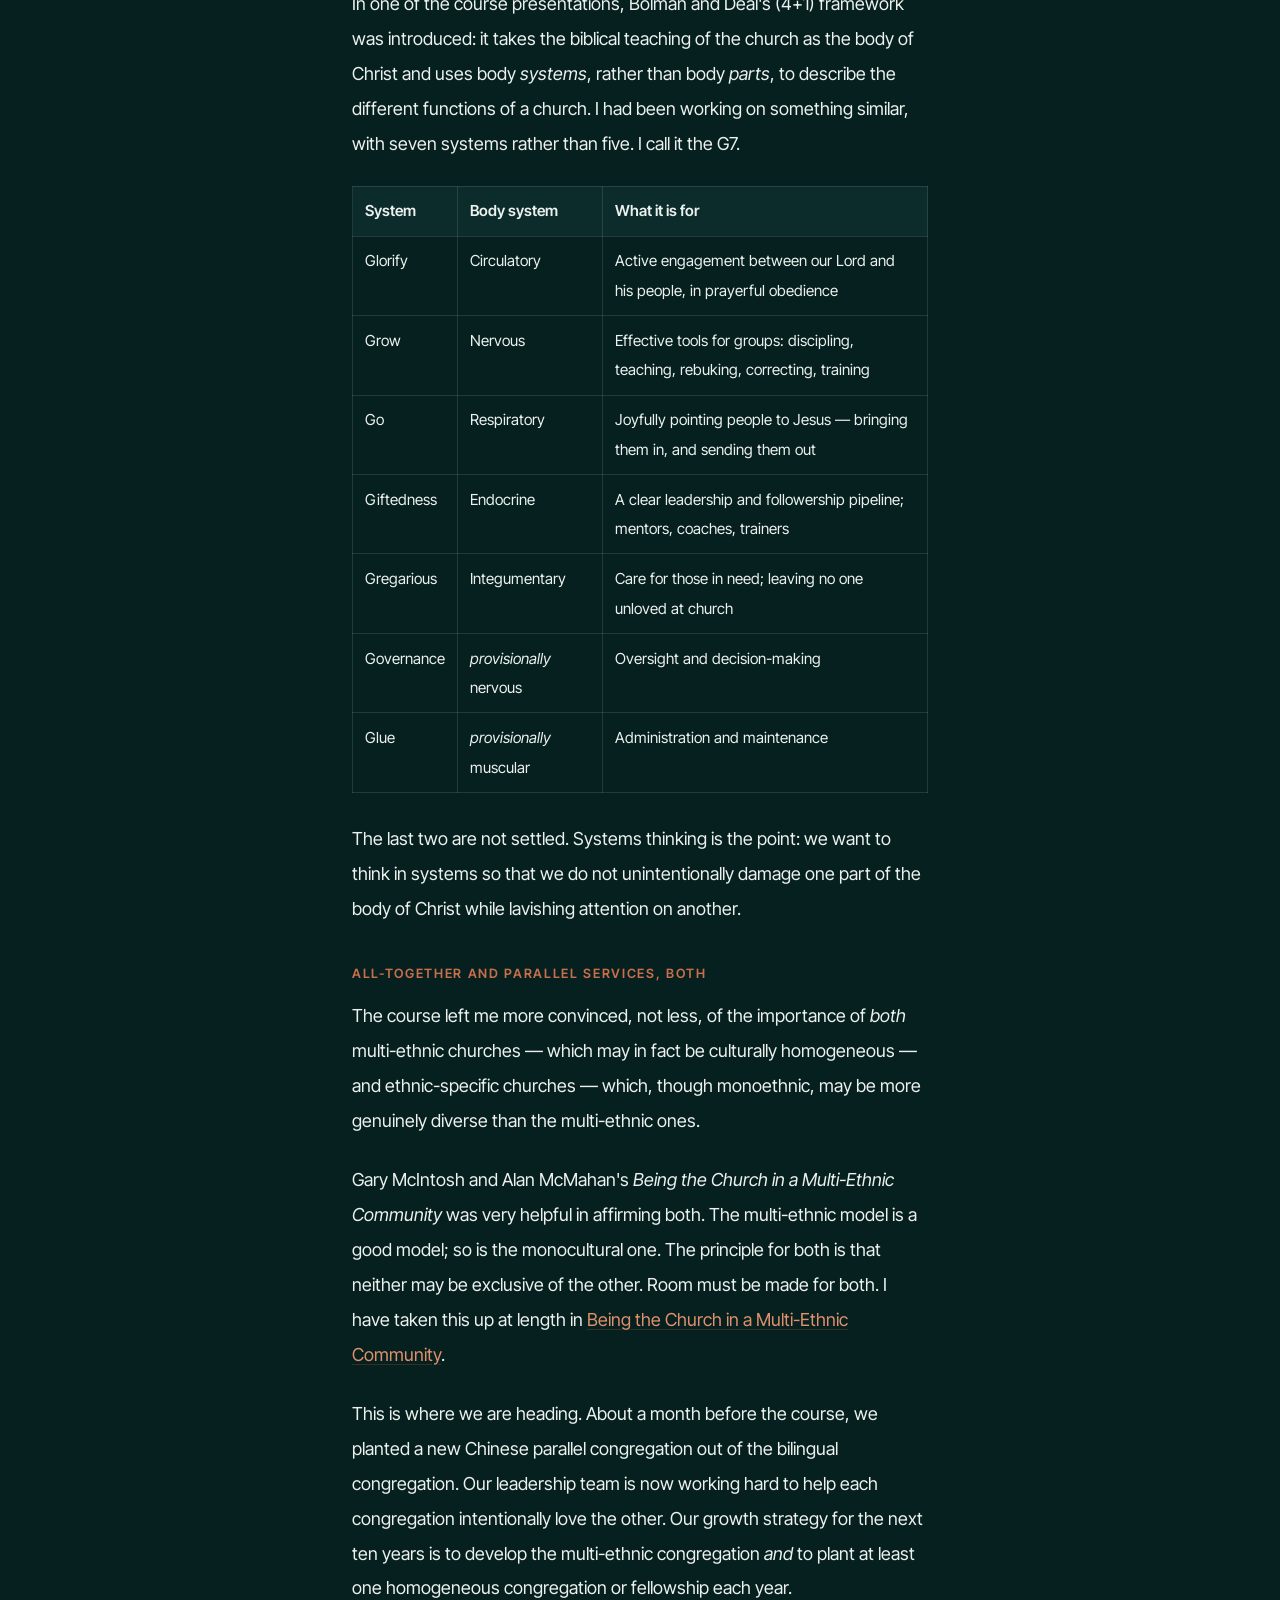
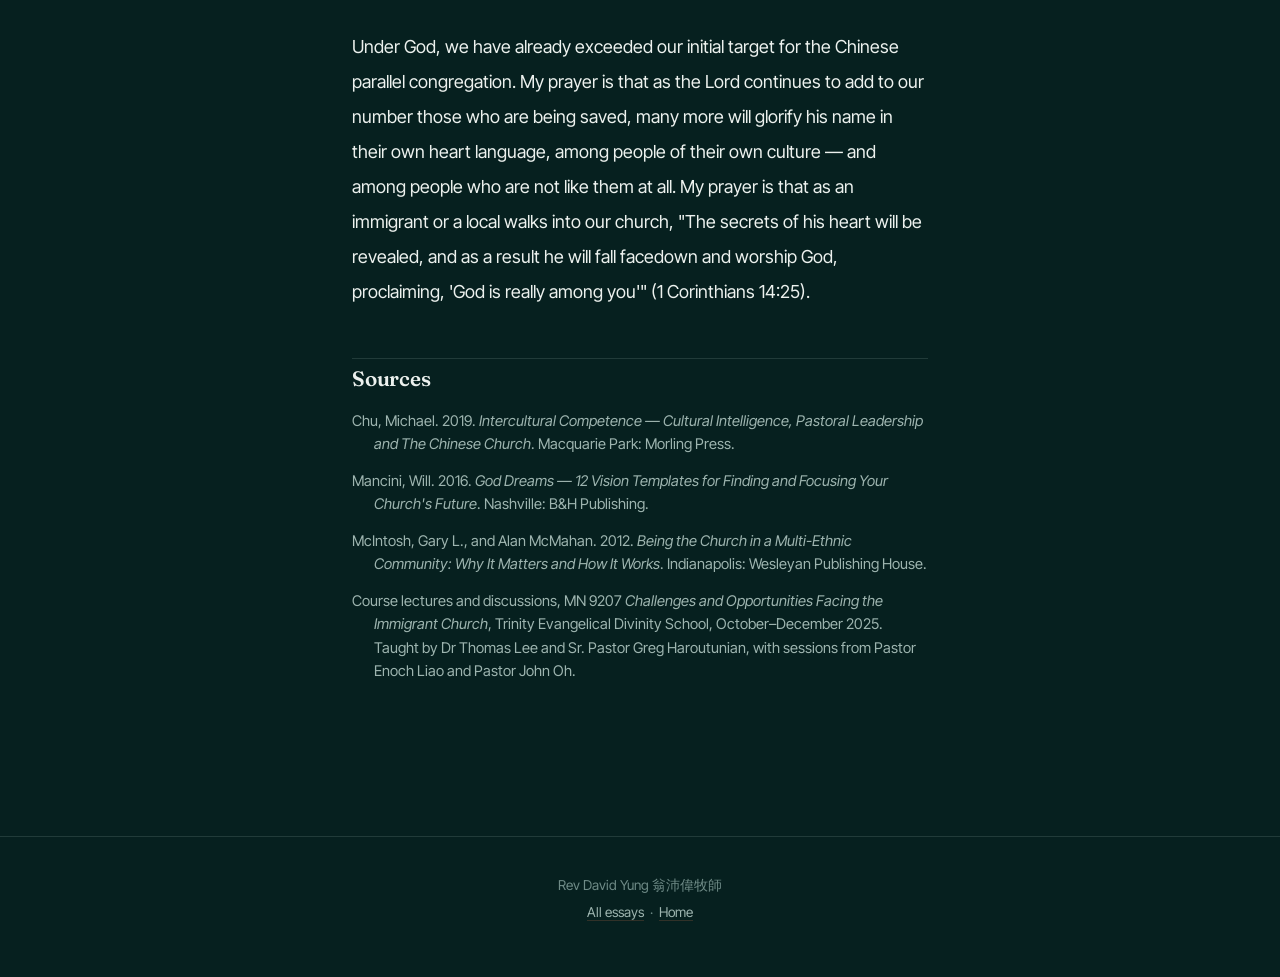
<file: 002-challenges-and-change-strategies.html>
<!DOCTYPE html>
<html lang="en">
<head>
<meta charset="utf-8">
<meta name="viewport" content="width=device-width, initial-scale=1, viewport-fit=cover">
<title>Challenges and Change Strategies for a Multicultural Immigrant Church — Not Young, but Yung</title>
<meta name="description" content="Four challenges facing a bilingual immigrant congregation trying to disciple three generations and their neighbours — and five things I would do about them.">
<meta name="theme-color" content="#06201F">
<meta property="og:title" content="Challenges and Change Strategies for a Multicultural Immigrant Church">
<meta property="og:description" content="Four challenges facing a bilingual immigrant congregation trying to disciple three generations and their neighbours — and five things I would do about them.">
<meta property="og:type" content="article">
<meta property="og:url" content="https://yungs.au/002-challenges-and-change-strategies.html">
<meta property="og:image" content="https://yungs.au/icons/icon-512.png">
<meta property="article:published_time" content="2026-08-19">
<link rel="canonical" href="https://yungs.au/002-challenges-and-change-strategies.html">
<link rel="icon" href="favicon.ico" sizes="any">
<link rel="icon" type="image/png" href="icons/icon-192.png">
<link rel="apple-touch-icon" href="icons/icon-180.png">
<link rel="manifest" href="manifest.webmanifest">
<meta name="apple-mobile-web-app-capable" content="yes">
<meta name="apple-mobile-web-app-status-bar-style" content="black-translucent">
<link rel="preconnect" href="https://fonts.googleapis.com">
<link rel="preconnect" href="https://fonts.gstatic.com" crossorigin>
<link href="https://fonts.googleapis.com/css2?family=Fraunces:opsz,wght@9..144,400;9..144,600&family=Inter+Tight:wght@400;500;600&display=swap" rel="stylesheet">
<link rel="stylesheet" href="style.css">
</head>
<body>

<header class="masthead">
  <div class="masthead-inner">
    <svg class="mark" viewBox="0 0 1024 1024" role="img" aria-label="Two overlapping circles with a cross standing in the overlap">
      <rect width="1024" height="1024" rx="190" fill="#06201F"/>
      <line x1="152" y1="690" x2="872" y2="690" stroke="#92705E" stroke-width="16"/>
      <circle cx="410" cy="540" r="205" fill="none" stroke="#C96F4C" stroke-width="20"/>
      <circle cx="614" cy="540" r="205" fill="none" stroke="#C96F4C" stroke-width="20"/>
      <path d="M512 352V792M438 470H586" stroke="#E8B08C" stroke-width="23" stroke-linecap="round"/>
    </svg>
    <div>
      <h1 class="wordmark"><a href="index.html"><span class="wm-dim">Not</span> <span class="wm-strike">Young</span><span class="wm-dim">,</span> <span class="wm-dim">but</span> <span class="wm-hi">Yung</span></a></h1>
      <p class="byline tagline"><span class="wm-han">翁</span><span class="wm-amp">&amp;</span>Jung &nbsp;·&nbsp; Rev David Yung</p>
    </div>
  </div>
</header>

<main class="wrap narrow">

  <a class="backlink" href="essays.html">&larr; All essays</a>

  <div class="essay-head">
    <div class="post-meta">
      <span class="num">002</span>
      <span>19 August 2026</span>
    </div>
    <h1>Challenges and Change Strategies for a Multicultural Immigrant Church</h1>
    <div class="summary">
      <span class="label">Summary</span>
      Four challenges facing a bilingual immigrant congregation trying to disciple three generations and their neighbours — and five things I would do about them. The overview essay; the pieces that follow take up single strands at greater length.
    </div>
  </div>

  <article class="essay">
  <p>What follows came out of a course on the challenges and opportunities facing the immigrant church, taught by Dr Thomas Lee and Senior Pastor Greg Haroutunian. Many challenges were raised over those four days. These are the four I found most directly applicable where I serve: as the senior minister of a multi-ethnic immigrant Anglican church in a highly diverse community.</p>

  <h2>One — Cultural intelligence</h2>

  <p>The first is the simplest to name and the hardest to acquire.</p>

  <p>Michael Chu&#x27;s <em>Intercultural Competence</em> observes that there are many &quot;unexpected disputes and setbacks&quot; in immigrant ministry in Sydney (Chu 2019, xx), and argues that a good number of them become intelligible once you look at them through the lens of cultural intelligence. Chu works with four factors: metacognitive CQ, the capacity for conscious intercultural awareness; cognitive CQ, actual knowledge of another culture&#x27;s norms and conventions; motivational CQ, the drive to direct real attention and energy towards functioning in a different culture; and behavioural CQ, the capacity to act appropriately, in word and in body, when you are actually in the room (Chu 2019, 143–144).</p>

  <p>In a city where 37.4% of residents speak a language other than English at home, it is not optional for ministers to reach an adequate level of cultural intelligence — not merely to know and love those from another culture inside their own churches, but those outside them.</p>

  <p>I have taken this up at length in a separate piece, <a href="003-intercultural-competence.html">Intercultural Competence</a>.</p>

  <h2>Two — A heightened sensitivity to conflict</h2>

  <p>A theme that surfaced again and again across the lectures and discussions: immigrant churches feel intergenerational and intercultural conflict more keenly than other churches do.</p>

  <p>Intergenerational conflict is the difference of opinion, posture and approach between one generation and another. Intercultural conflict is the difference between one readily identifiable culture and another. Both occur in every church. What is distinctive about the immigrant church is that the two so often coincide. One generation is identified with one culture — first-generation, Mandarin-speaking, Chinese. The next defines itself by another — second-generation, English-speaking, Western. When the fault lines run together, every disagreement about music or money or timing is also, underneath, a disagreement about who we are. Sadly, these differences often end in conflicts that damage both the relationships between members and our witness to the world.</p>

  <p>But the reading and the discussion both pressed a caution on us: be careful not to sort everyone into one camp or the other. There is a cultural and a generational <em>continuum</em> among our leaders and our members, and no single position on it supersedes the rest. As Paul reminds us, &quot;For we were all baptized by one Spirit into one body — whether Jews or Greeks, whether slaves or free — and we were all given one Spirit to drink. Indeed, the body is not one part but many&quot; (1 Corinthians 12:13–14). God has made each of us, in his perfect timing and providence, to be who we are, culturally and generationally. We must love and respect those whom God loves and has saved in Christ, knowing he has made them according to his purpose, just as he has made us. In his wisdom he has made us to reach the world in culturally and generationally particular ways.</p>

  <p>One image from the course has stayed with me. Dr Lee presented Ken Fong&#x27;s model of acculturation across immigrant generations as three bodies of water.</p>

  <figure>
    <svg viewBox="0 0 760 330" xmlns="http://www.w3.org/2000/svg" role="img"
     aria-label="Three bands of water from left to right: the river where the first generation swims freely, the bay of transition where the bicultural generation moves between fresh and salt water, and the open sea of the majority culture."
     font-family="Inter Tight, system-ui, -apple-system, sans-serif">

  <defs>
    <linearGradient id="water" x1="0" y1="0" x2="1" y2="0">
      <stop offset="0"    stop-color="#0E3634"/>
      <stop offset="0.45" stop-color="#12484A"/>
      <stop offset="1"    stop-color="#0B2C2B"/>
    </linearGradient>
  </defs>

  <rect x="30" y="70" width="700" height="150" rx="10" fill="url(#water)"
        stroke="#9DB4AF" stroke-opacity="0.22"/>

  <!-- the two boundaries, drawn as blur rather than as walls -->
  <g stroke="#C96F4C" stroke-opacity="0.5" stroke-width="2" stroke-dasharray="5 6">
    <line x1="263" y1="70" x2="263" y2="220"/>
    <line x1="497" y1="70" x2="497" y2="220"/>
  </g>

  <!-- current lines -->
  <g stroke="#9DB4AF" stroke-opacity="0.28" stroke-width="1.5" fill="none">
    <path d="M60 120 q40 -12 80 0 t80 0 t80 0 t80 0 t80 0 t80 0 t80 0"/>
    <path d="M60 168 q40 12 80 0 t80 0 t80 0 t80 0 t80 0 t80 0 t80 0"/>
  </g>

  <!-- three fish, one per water -->
  <g fill="#E8B08C">
    <path d="M120 145 q22 -16 44 0 q-22 16 -44 0 z"/>
    <path d="M164 145 l14 -9 v18 z"/>
    <path d="M356 145 q22 -16 44 0 q-22 16 -44 0 z"/>
    <path d="M400 145 l14 -9 v18 z"/>
    <path d="M592 145 q22 -16 44 0 q-22 16 -44 0 z"/>
    <path d="M636 145 l14 -9 v18 z"/>
  </g>

  <!-- headings -->
  <g fill="#ECF1EE" font-size="17">
    <text x="146" y="55" text-anchor="middle">The river</text>
    <text x="380" y="55" text-anchor="middle">The bay</text>
    <text x="614" y="55" text-anchor="middle">The open sea</text>
  </g>

  <!-- captions -->
  <g fill="#9DB4AF" font-size="14">
    <text x="146" y="256" text-anchor="middle">First generation</text>
    <text x="146" y="276" text-anchor="middle">at home in one culture</text>

    <text x="380" y="256" text-anchor="middle">Bicultural generation</text>
    <text x="380" y="276" text-anchor="middle">moving between the two</text>

    <text x="614" y="256" text-anchor="middle">Majority culture</text>
    <text x="614" y="276" text-anchor="middle">the wider community</text>
  </g>

  <g fill="#6F8B87" font-size="12.5" letter-spacing="1.4">
    <text x="146" y="304" text-anchor="middle">FRESH WATER</text>
    <text x="380" y="304" text-anchor="middle">BRACKISH</text>
    <text x="614" y="304" text-anchor="middle">SALT WATER</text>
  </g>
</svg>
    <figcaption>The three waters. First-generation immigrants are the rivers of dreamers — like bass, they swim freely within the bounds of their own ethnicity. The bicultural generation are the bays of transition — like salmon, they move between fresh water and salt. The majority culture is the sea of inevitability — like cod, they swim freely in the wider community. After Ken Fong&#x27;s model of acculturation over immigrant generations, as presented by Dr Thomas Lee.</figcaption>
  </figure>

  <p>The question the model puts to a church is a practical one: are we fishing from a stationary dock, or floating downstream in a boat? The first works from the first generation to the second. The second is what is needed from the second generation onwards. Naming which one we are doing has helped me appreciate the difference between our people rather than be exasperated by it.</p>

  <h2>Three — Diversity in a church that looks homogeneous</h2>

  <p>In an online session, Pastor Enoch Liao opened by asking whether we thought of our churches as diverse. Most of us from ethnic-specific ministries said no — we look alike. We had been measuring diversity by ethnicity, and by that measure we failed.</p>

  <p>He then named something painful and true. In the United States, in Australia, and in many other places, ethnic churches are widely seen as places of conflict, for exactly the intercultural and intergenerational reasons above. Members — and, if we are honest, ministers — can be embarrassed by their own church. I have watched this through my whole ministry, particularly among second-generation and even first-generation immigrants who experienced those conflicts first-hand and have no intention of going back.</p>

  <p>Then he turned it over. The presence of conflict shows there are differences of opinion, and differences of opinion are what diversity actually <em>is</em>. A church that looks ethnically diverse may be culturally homogeneous — everyone lives in the city, eats the same food, holds the same political and cultural views. Meanwhile a church that looks uniform to a casual observer may contain enormous difference. One of my classmates leads a congregation of people almost all from South America. They may look similar. They speak different languages and come from very different worlds.</p>

  <p>The diversity inside ethnic churches ought to be an attraction to Christian ministry, not a repellent — even when it ends in conflict. Because our Lord Jesus taught us to love those who are not like us. It was Jesus who said, &quot;For if you love those who love you, what reward will you have? Don&#x27;t even the tax collectors do the same?&quot; (Matthew 5:46). If we only love those who are culturally the same as we are, are we not simply loving ourselves?</p>

  <p>One of the most powerful testimonies the church has is the way we love one another as Christ loves us. Would it not be a striking thing if ethnic churches, with all our cultural differences, became known as places of forgiveness and reconciliation rather than places of division?</p>

  <p>Pastor Greg Haroutunian gave us one. As an Armenian pastor of an Armenian church, he was able to partner with a Turkish pastor towards reconciliation between the two peoples. The Turkish pastor went with a group of Armenian Christians to apologise for the Armenian genocide carried out by his ancestors. It was a vivid reminder of the love of Christ, which breaks every divide it meets.</p>

  <h2>Four — The first generation is not the first generation any more</h2>

  <p>Pastor John Oh raised the question of the immigrant church&#x27;s identity by telling his own story. He came as a young boy. His parents could not speak English, and the Korean church they attended helped the family enormously as they made a life in America.</p>

  <p>Forty years later he welcomed a new Korean family into the church — and they did not need any of it. They had arrived already prepared, having gathered everything they needed online before leaving Korea. The Korean church of the last century was known for helping Korean immigrants settle into America and bringing them into the church. The Korean church of this century is simply not as necessary to new Korean arrivals. Attendance at Korean churches in the United States dropped from around 900,000 in the early 2000s to approximately 470,000 in a little over twenty years.</p>

  <p>His conclusion was that we should stop thinking of ourselves as <em>immigrant</em> churches and start thinking of ourselves as <em>diaspora</em> churches — proactively engaging an immigrant community that keeps changing, rather than serving as a pocket of one remembered culture.</p>

  <p>This lands hard in Sydney. Many of our ethnic churches are culturally distinct not only from the community around them but from the contemporary culture of their own home country. The culture we remember is almost certainly not the culture the new arrivals are leaving. We are, without noticing, curating a museum and calling it home.</p>

  <p>May our ethnic-specific churches seek to engage well not only with people of a similar culture in their own generation, but with the wider diaspora.</p>

  <hr>

  <h2>What I would do about it</h2>

  <p>Five steps, if I were given the opportunity to lead our church to be more effective in bringing the gospel to those around us.</p>

  <h3>A double helix of discipleship and mentoring</h3>

  <p>Dr Lee presented a double-helix model of discipleship and academia. Christ has commanded us to make disciples of all nations — people from our own culture and from every other. And, as we saw across the course, a great deal of conflict in the immigrant church comes down to a lack of cultural intelligence and a lack of love for those who differ from us. We need good, Christ-honouring, other-person-centred disciple-makers who can form others into the likeness of Christ. Without discipleship, without teaching the commands of Christ to the next generation, we will not be the church Christ has called us to be.</p>

  <p>At the same time we must work at engaging the world well. Many people have thought hard about the questions we face and have done serious research on them. We do well to learn from them and engage their ideas, even where those ideas do not fully align with our own.</p>

  <p>I would adapt the model slightly: a double helix of discipleship and <em>mentorship</em>. I would love to set up an academy researching the latest thinking on immigrant churches, but that is beyond my capacity. What I can do is walk beside a fellow believer, disciple them in the word, mentor them in ministry skill, and point them to where the knowledge is. I am currently preparing to be a ministry supervisor, and my hope is to help fellow ministers grow in their knowledge and love of Christ even as they disciple those in their own care.</p>

  <h3>The house</h3>

  <p>Pastor Greg presented a two-storey house with the entrance on the lower level. Downstairs is where we welcome people, help them understand and believe the gospel, and bring them into the church. As they grow through the word and prayer, and through training, we are helping them up the stairs. Upstairs is where leaders are formed — so that they will come back down and serve on the ground floor.</p>

  <p>It is a vivid picture of what we need. Most people only ever see the lower level. Others assume they belong on the upper one. Very few see the staircase in between — the training required before taking a seat of responsibility. Worse, some who have reached the upper level refuse to come back down and serve. I would like to introduce this picture to the church so that we can see the shape of the whole building we are living in.</p>

  <h3>A God-dream on four horizons</h3>

  <p>Will Mancini&#x27;s <em>God Dreams</em> was strongly commended to us, and Dr Lee generously shared how his own church is working through it. It is a genuinely useful book for thinking long-term, and for helping &quot;people go to places where they are given a larger story to live in&quot; (Mancini 2016, 16–17).</p>

  <p>I have written about this separately, in <a href="004-god-dreams.html">God Dreams: Vision on Four Horizons</a>.</p>

  <h3>A G7 organisation</h3>

  <p>In one of the course presentations, Bolman and Deal&#x27;s (4+1) framework was introduced: it takes the biblical teaching of the church as the body of Christ and uses body <em>systems</em>, rather than body <em>parts</em>, to describe the different functions of a church. I had been working on something similar, with seven systems rather than five. I call it the G7.</p>

  <table>
    <thead><tr><th>System</th><th>Body system</th><th>What it is for</th></tr></thead>
    <tbody>
      <tr><td>Glorify</td><td>Circulatory</td><td>Active engagement between our Lord and his people, in prayerful obedience</td></tr>
      <tr><td>Grow</td><td>Nervous</td><td>Effective tools for groups: discipling, teaching, rebuking, correcting, training</td></tr>
      <tr><td>Go</td><td>Respiratory</td><td>Joyfully pointing people to Jesus — bringing them in, and sending them out</td></tr>
      <tr><td>Giftedness</td><td>Endocrine</td><td>A clear leadership and followership pipeline; mentors, coaches, trainers</td></tr>
      <tr><td>Gregarious</td><td>Integumentary</td><td>Care for those in need; leaving no one unloved at church</td></tr>
      <tr><td>Governance</td><td><em>provisionally</em> nervous</td><td>Oversight and decision-making</td></tr>
      <tr><td>Glue</td><td><em>provisionally</em> muscular</td><td>Administration and maintenance</td></tr>
    </tbody>
  </table>

  <p>The last two are not settled. Systems thinking is the point: we want to think in systems so that we do not unintentionally damage one part of the body of Christ while lavishing attention on another.</p>

  <h3>All-together and parallel services, both</h3>

  <p>The course left me more convinced, not less, of the importance of <em>both</em> multi-ethnic churches — which may in fact be culturally homogeneous — and ethnic-specific churches — which, though monoethnic, may be more genuinely diverse than the multi-ethnic ones.</p>

  <p>Gary McIntosh and Alan McMahan&#x27;s <em>Being the Church in a Multi-Ethnic Community</em> was very helpful in affirming both. The multi-ethnic model is a good model; so is the monocultural one. The principle for both is that neither may be exclusive of the other. Room must be made for both. I have taken this up at length in <a href="005-being-the-church-multi-ethnic.html">Being the Church in a Multi-Ethnic Community</a>.</p>

  <p>This is where we are heading. About a month before the course, we planted a new Chinese parallel congregation out of the bilingual congregation. Our leadership team is now working hard to help each congregation intentionally love the other. Our growth strategy for the next ten years is to develop the multi-ethnic congregation <em>and</em> to plant at least one homogeneous congregation or fellowship each year.</p>

  <p>Under God, we have already exceeded our initial target for the Chinese parallel congregation. My prayer is that as the Lord continues to add to our number those who are being saved, many more will glorify his name in their own heart language, among people of their own culture — and among people who are not like them at all. My prayer is that as an immigrant or a local walks into our church, &quot;The secrets of his heart will be revealed, and as a result he will fall facedown and worship God, proclaiming, &#x27;God is really among you&#x27;&quot; (1 Corinthians 14:25).</p>

  <h2>Sources</h2>

  <ul class="sources">
    <li>Chu, Michael. 2019. <em>Intercultural Competence — Cultural Intelligence, Pastoral Leadership and The Chinese Church</em>. Macquarie Park: Morling Press.</li>
    <li>Mancini, Will. 2016. <em>God Dreams — 12 Vision Templates for Finding and Focusing Your Church&#x27;s Future</em>. Nashville: B&amp;H Publishing.</li>
    <li>McIntosh, Gary L., and Alan McMahan. 2012. <em>Being the Church in a Multi-Ethnic Community: Why It Matters and How It Works</em>. Indianapolis: Wesleyan Publishing House.</li>
    <li>Course lectures and discussions, MN 9207 <em>Challenges and Opportunities Facing the Immigrant Church</em>, Trinity Evangelical Divinity School, October–December 2025. Taught by Dr Thomas Lee and Sr. Pastor Greg Haroutunian, with sessions from Pastor Enoch Liao and Pastor John Oh.</li>
  </ul>
  </article>

</main>

<footer class="footer">
  <div class="footer-inner">
    <p>Rev David Yung 翁沛偉牧師</p>
    <p><a href="essays.html">All essays</a> &nbsp;·&nbsp; <a href="index.html">Home</a></p>
  </div>
</footer>

</body>
</html>
</file>
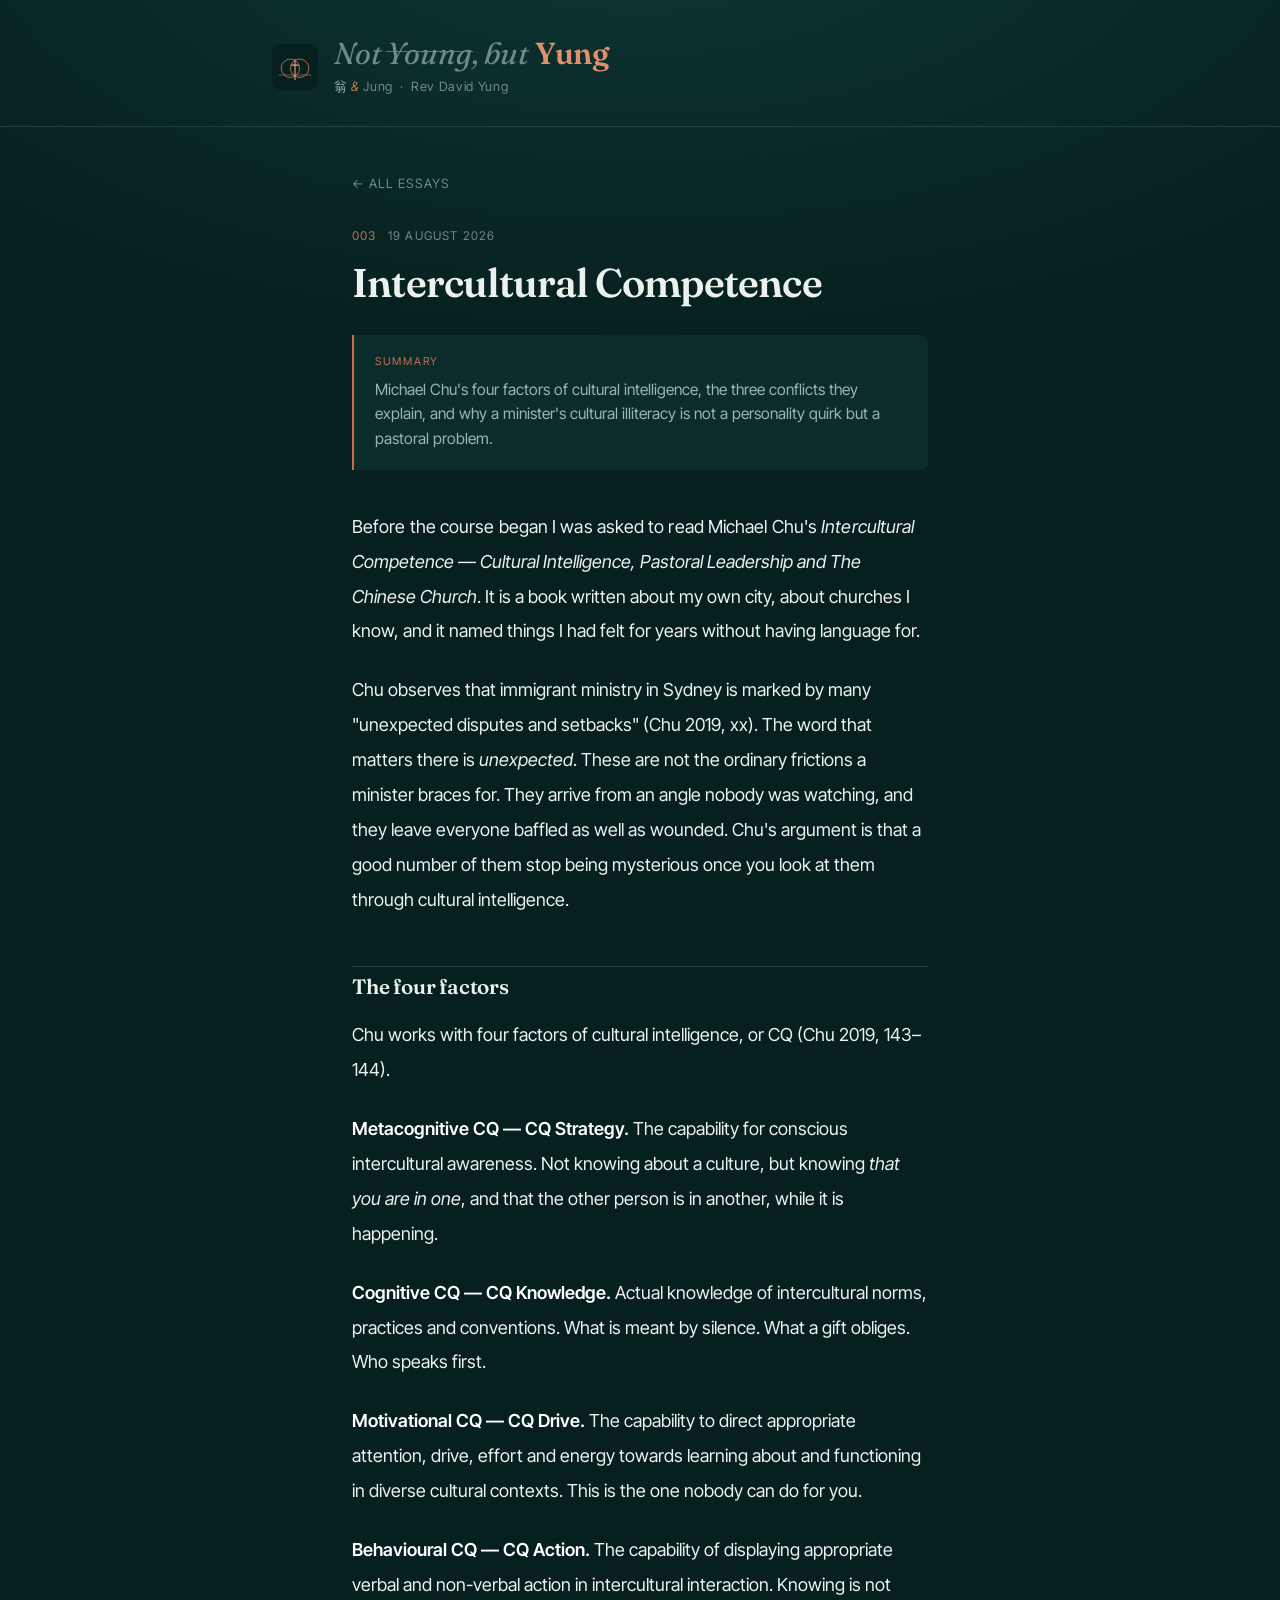
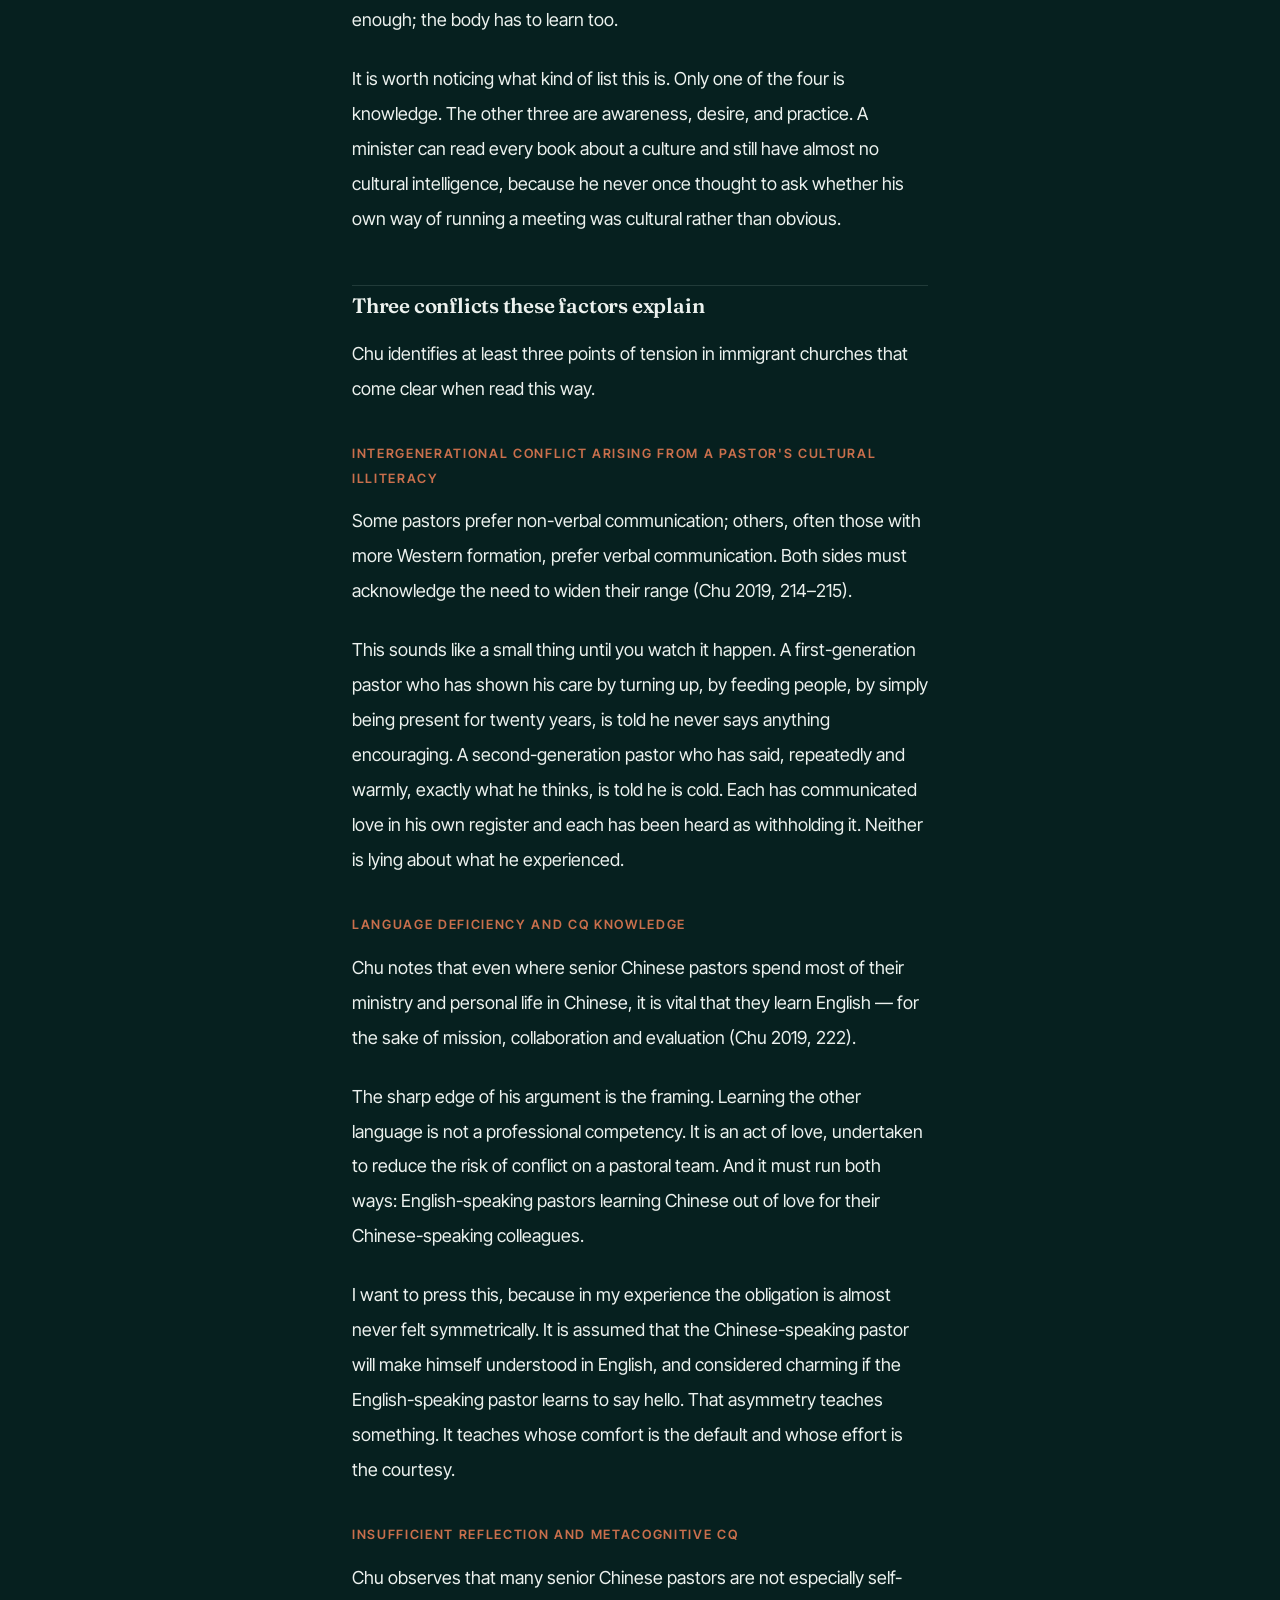
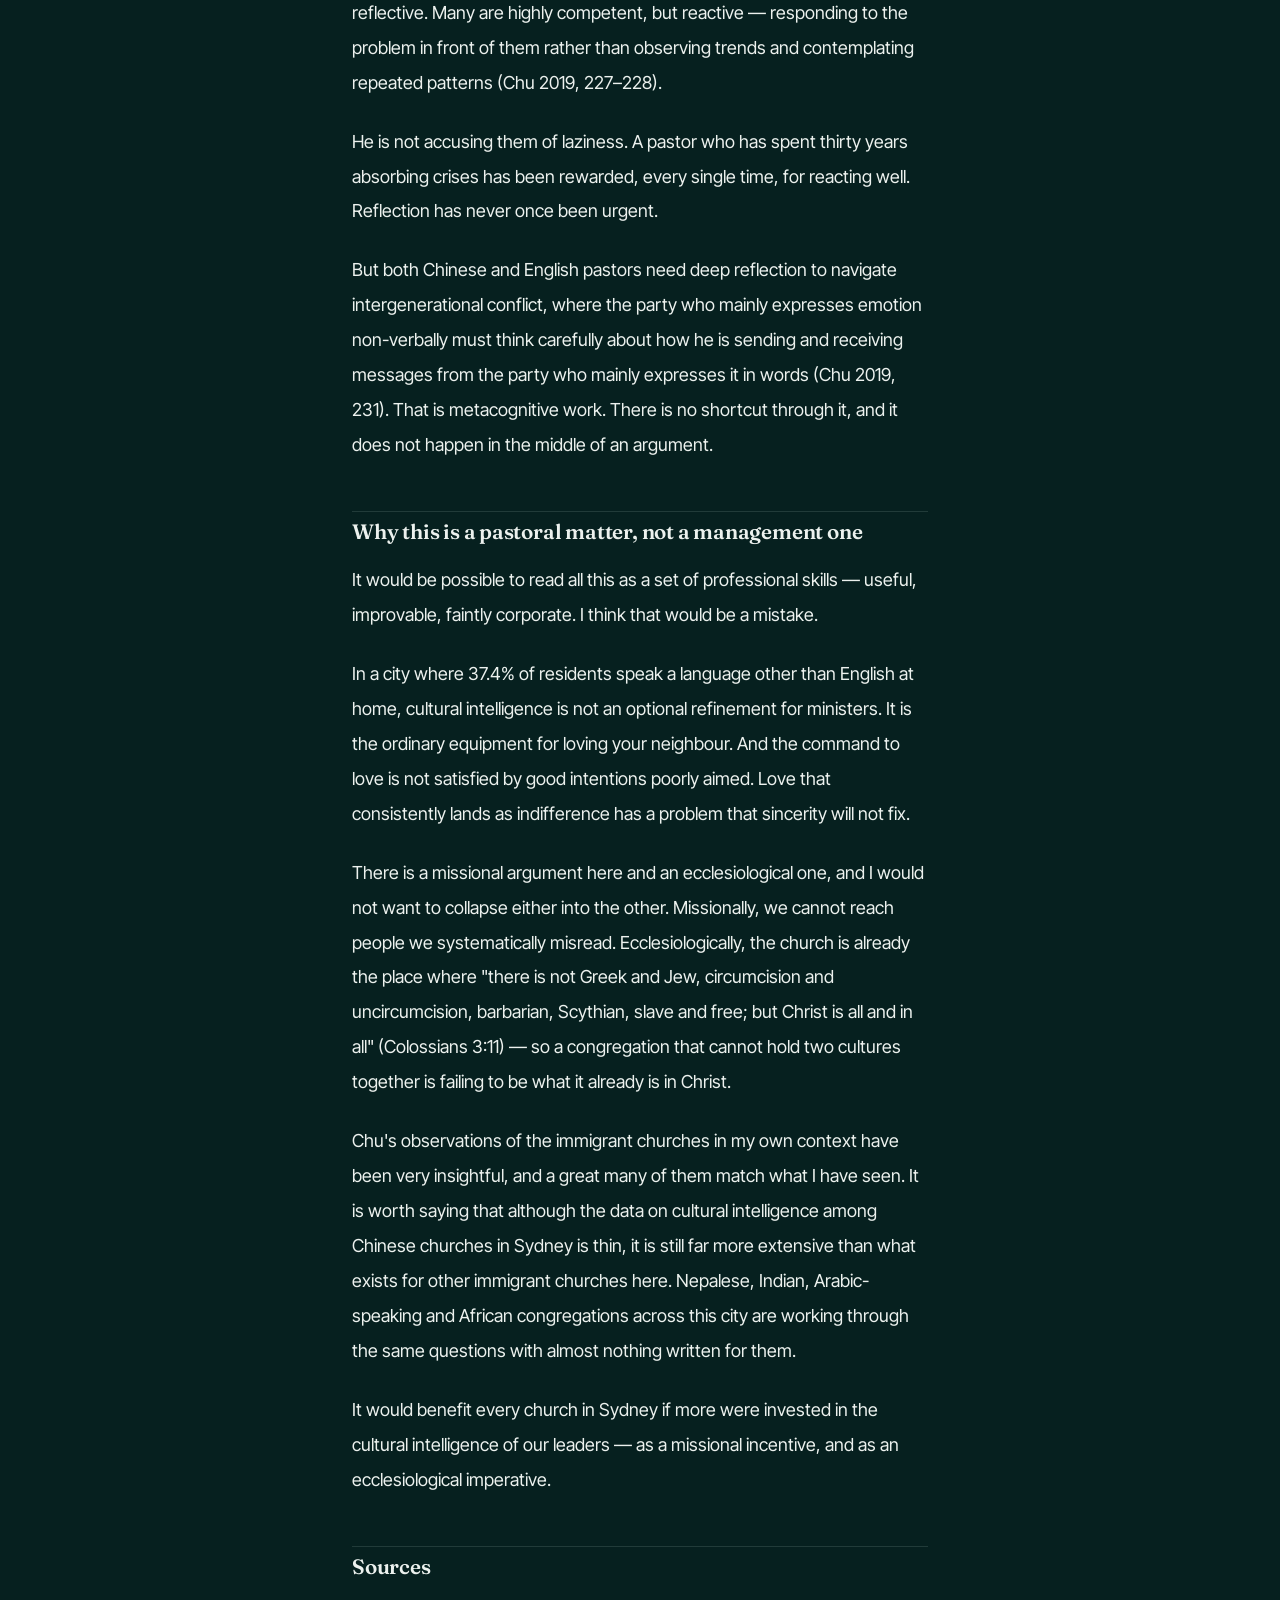
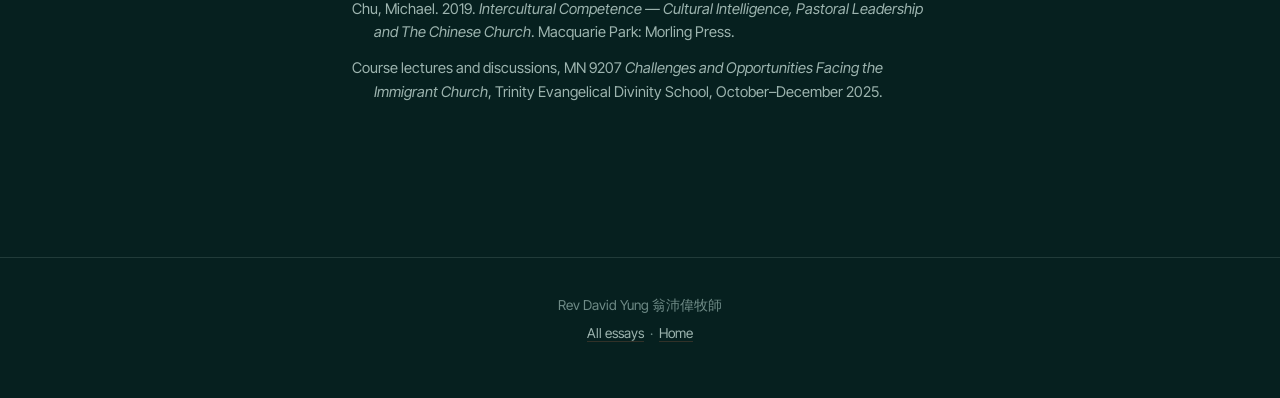
<file: 003-intercultural-competence.html>
<!DOCTYPE html>
<html lang="en">
<head>
<meta charset="utf-8">
<meta name="viewport" content="width=device-width, initial-scale=1, viewport-fit=cover">
<title>Intercultural Competence — Not Young, but Yung</title>
<meta name="description" content="Michael Chu&#x27;s four factors of cultural intelligence, the three conflicts they explain, and why a minister&#x27;s cultural illiteracy is not a personality quirk but a pastoral problem.">
<meta name="theme-color" content="#06201F">
<meta property="og:title" content="Intercultural Competence">
<meta property="og:description" content="Michael Chu&#x27;s four factors of cultural intelligence, the three conflicts they explain, and why a minister&#x27;s cultural illiteracy is not a personality quirk but a pastoral problem.">
<meta property="og:type" content="article">
<meta property="og:url" content="https://yungs.au/003-intercultural-competence.html">
<meta property="og:image" content="https://yungs.au/icons/icon-512.png">
<meta property="article:published_time" content="2026-08-19">
<link rel="canonical" href="https://yungs.au/003-intercultural-competence.html">
<link rel="icon" href="favicon.ico" sizes="any">
<link rel="icon" type="image/png" href="icons/icon-192.png">
<link rel="apple-touch-icon" href="icons/icon-180.png">
<link rel="manifest" href="manifest.webmanifest">
<meta name="apple-mobile-web-app-capable" content="yes">
<meta name="apple-mobile-web-app-status-bar-style" content="black-translucent">
<link rel="preconnect" href="https://fonts.googleapis.com">
<link rel="preconnect" href="https://fonts.gstatic.com" crossorigin>
<link href="https://fonts.googleapis.com/css2?family=Fraunces:opsz,wght@9..144,400;9..144,600&family=Inter+Tight:wght@400;500;600&display=swap" rel="stylesheet">
<link rel="stylesheet" href="style.css">
</head>
<body>

<header class="masthead">
  <div class="masthead-inner">
    <svg class="mark" viewBox="0 0 1024 1024" role="img" aria-label="Two overlapping circles with a cross standing in the overlap">
      <rect width="1024" height="1024" rx="190" fill="#06201F"/>
      <line x1="152" y1="690" x2="872" y2="690" stroke="#92705E" stroke-width="16"/>
      <circle cx="410" cy="540" r="205" fill="none" stroke="#C96F4C" stroke-width="20"/>
      <circle cx="614" cy="540" r="205" fill="none" stroke="#C96F4C" stroke-width="20"/>
      <path d="M512 352V792M438 470H586" stroke="#E8B08C" stroke-width="23" stroke-linecap="round"/>
    </svg>
    <div>
      <h1 class="wordmark"><a href="index.html"><span class="wm-dim">Not</span> <span class="wm-strike">Young</span><span class="wm-dim">,</span> <span class="wm-dim">but</span> <span class="wm-hi">Yung</span></a></h1>
      <p class="byline tagline"><span class="wm-han">翁</span><span class="wm-amp">&amp;</span>Jung &nbsp;·&nbsp; Rev David Yung</p>
    </div>
  </div>
</header>

<main class="wrap narrow">

  <a class="backlink" href="essays.html">&larr; All essays</a>

  <div class="essay-head">
    <div class="post-meta">
      <span class="num">003</span>
      <span>19 August 2026</span>
    </div>
    <h1>Intercultural Competence</h1>
    <div class="summary">
      <span class="label">Summary</span>
      Michael Chu&#x27;s four factors of cultural intelligence, the three conflicts they explain, and why a minister&#x27;s cultural illiteracy is not a personality quirk but a pastoral problem.
    </div>
  </div>

  <article class="essay">
  <p>Before the course began I was asked to read Michael Chu&#x27;s <em>Intercultural Competence — Cultural Intelligence, Pastoral Leadership and The Chinese Church</em>. It is a book written about my own city, about churches I know, and it named things I had felt for years without having language for.</p>

  <p>Chu observes that immigrant ministry in Sydney is marked by many &quot;unexpected disputes and setbacks&quot; (Chu 2019, xx). The word that matters there is <em>unexpected</em>. These are not the ordinary frictions a minister braces for. They arrive from an angle nobody was watching, and they leave everyone baffled as well as wounded. Chu&#x27;s argument is that a good number of them stop being mysterious once you look at them through cultural intelligence.</p>

  <h2>The four factors</h2>

  <p>Chu works with four factors of cultural intelligence, or CQ (Chu 2019, 143–144).</p>

  <p><strong>Metacognitive CQ — CQ Strategy.</strong> The capability for conscious intercultural awareness. Not knowing about a culture, but knowing <em>that you are in one</em>, and that the other person is in another, while it is happening.</p>

  <p><strong>Cognitive CQ — CQ Knowledge.</strong> Actual knowledge of intercultural norms, practices and conventions. What is meant by silence. What a gift obliges. Who speaks first.</p>

  <p><strong>Motivational CQ — CQ Drive.</strong> The capability to direct appropriate attention, drive, effort and energy towards learning about and functioning in diverse cultural contexts. This is the one nobody can do for you.</p>

  <p><strong>Behavioural CQ — CQ Action.</strong> The capability of displaying appropriate verbal and non-verbal action in intercultural interaction. Knowing is not enough; the body has to learn too.</p>

  <p>It is worth noticing what kind of list this is. Only one of the four is knowledge. The other three are awareness, desire, and practice. A minister can read every book about a culture and still have almost no cultural intelligence, because he never once thought to ask whether his own way of running a meeting was cultural rather than obvious.</p>

  <h2>Three conflicts these factors explain</h2>

  <p>Chu identifies at least three points of tension in immigrant churches that come clear when read this way.</p>

  <h3>Intergenerational conflict arising from a pastor&#x27;s cultural illiteracy</h3>

  <p>Some pastors prefer non-verbal communication; others, often those with more Western formation, prefer verbal communication. Both sides must acknowledge the need to widen their range (Chu 2019, 214–215).</p>

  <p>This sounds like a small thing until you watch it happen. A first-generation pastor who has shown his care by turning up, by feeding people, by simply being present for twenty years, is told he never says anything encouraging. A second-generation pastor who has said, repeatedly and warmly, exactly what he thinks, is told he is cold. Each has communicated love in his own register and each has been heard as withholding it. Neither is lying about what he experienced.</p>

  <h3>Language deficiency and CQ Knowledge</h3>

  <p>Chu notes that even where senior Chinese pastors spend most of their ministry and personal life in Chinese, it is vital that they learn English — for the sake of mission, collaboration and evaluation (Chu 2019, 222).</p>

  <p>The sharp edge of his argument is the framing. Learning the other language is not a professional competency. It is an act of love, undertaken to reduce the risk of conflict on a pastoral team. And it must run both ways: English-speaking pastors learning Chinese out of love for their Chinese-speaking colleagues.</p>

  <p>I want to press this, because in my experience the obligation is almost never felt symmetrically. It is assumed that the Chinese-speaking pastor will make himself understood in English, and considered charming if the English-speaking pastor learns to say hello. That asymmetry teaches something. It teaches whose comfort is the default and whose effort is the courtesy.</p>

  <h3>Insufficient reflection and metacognitive CQ</h3>

  <p>Chu observes that many senior Chinese pastors are not especially self-reflective. Many are highly competent, but reactive — responding to the problem in front of them rather than observing trends and contemplating repeated patterns (Chu 2019, 227–228).</p>

  <p>He is not accusing them of laziness. A pastor who has spent thirty years absorbing crises has been rewarded, every single time, for reacting well. Reflection has never once been urgent.</p>

  <p>But both Chinese and English pastors need deep reflection to navigate intergenerational conflict, where the party who mainly expresses emotion non-verbally must think carefully about how he is sending and receiving messages from the party who mainly expresses it in words (Chu 2019, 231). That is metacognitive work. There is no shortcut through it, and it does not happen in the middle of an argument.</p>

  <h2>Why this is a pastoral matter, not a management one</h2>

  <p>It would be possible to read all this as a set of professional skills — useful, improvable, faintly corporate. I think that would be a mistake.</p>

  <p>In a city where 37.4% of residents speak a language other than English at home, cultural intelligence is not an optional refinement for ministers. It is the ordinary equipment for loving your neighbour. And the command to love is not satisfied by good intentions poorly aimed. Love that consistently lands as indifference has a problem that sincerity will not fix.</p>

  <p>There is a missional argument here and an ecclesiological one, and I would not want to collapse either into the other. Missionally, we cannot reach people we systematically misread. Ecclesiologically, the church is already the place where &quot;there is not Greek and Jew, circumcision and uncircumcision, barbarian, Scythian, slave and free; but Christ is all and in all&quot; (Colossians 3:11) — so a congregation that cannot hold two cultures together is failing to be what it already is in Christ.</p>

  <p>Chu&#x27;s observations of the immigrant churches in my own context have been very insightful, and a great many of them match what I have seen. It is worth saying that although the data on cultural intelligence among Chinese churches in Sydney is thin, it is still far more extensive than what exists for other immigrant churches here. Nepalese, Indian, Arabic-speaking and African congregations across this city are working through the same questions with almost nothing written for them.</p>

  <p>It would benefit every church in Sydney if more were invested in the cultural intelligence of our leaders — as a missional incentive, and as an ecclesiological imperative.</p>

  <h2>Sources</h2>

  <ul class="sources">
    <li>Chu, Michael. 2019. <em>Intercultural Competence — Cultural Intelligence, Pastoral Leadership and The Chinese Church</em>. Macquarie Park: Morling Press.</li>
    <li>Course lectures and discussions, MN 9207 <em>Challenges and Opportunities Facing the Immigrant Church</em>, Trinity Evangelical Divinity School, October–December 2025.</li>
  </ul>
  </article>

</main>

<footer class="footer">
  <div class="footer-inner">
    <p>Rev David Yung 翁沛偉牧師</p>
    <p><a href="essays.html">All essays</a> &nbsp;·&nbsp; <a href="index.html">Home</a></p>
  </div>
</footer>

</body>
</html>
</file>
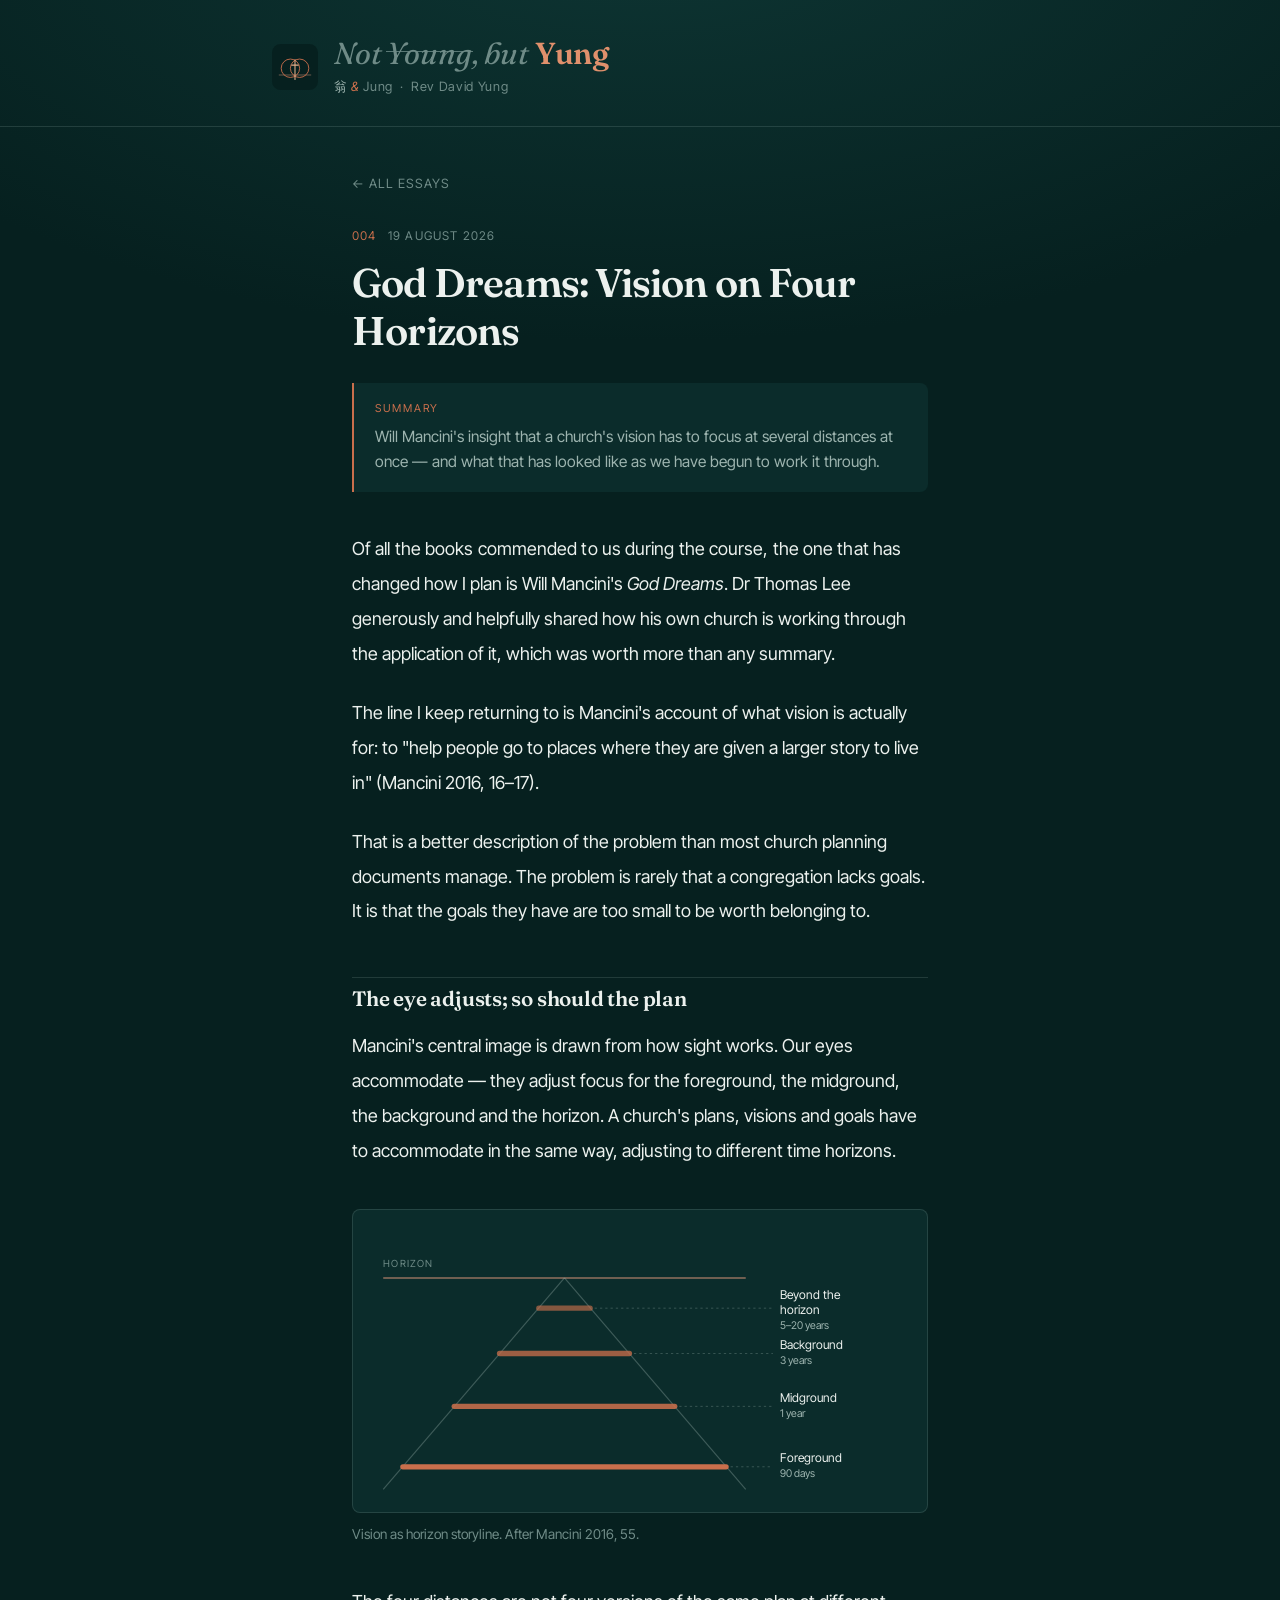
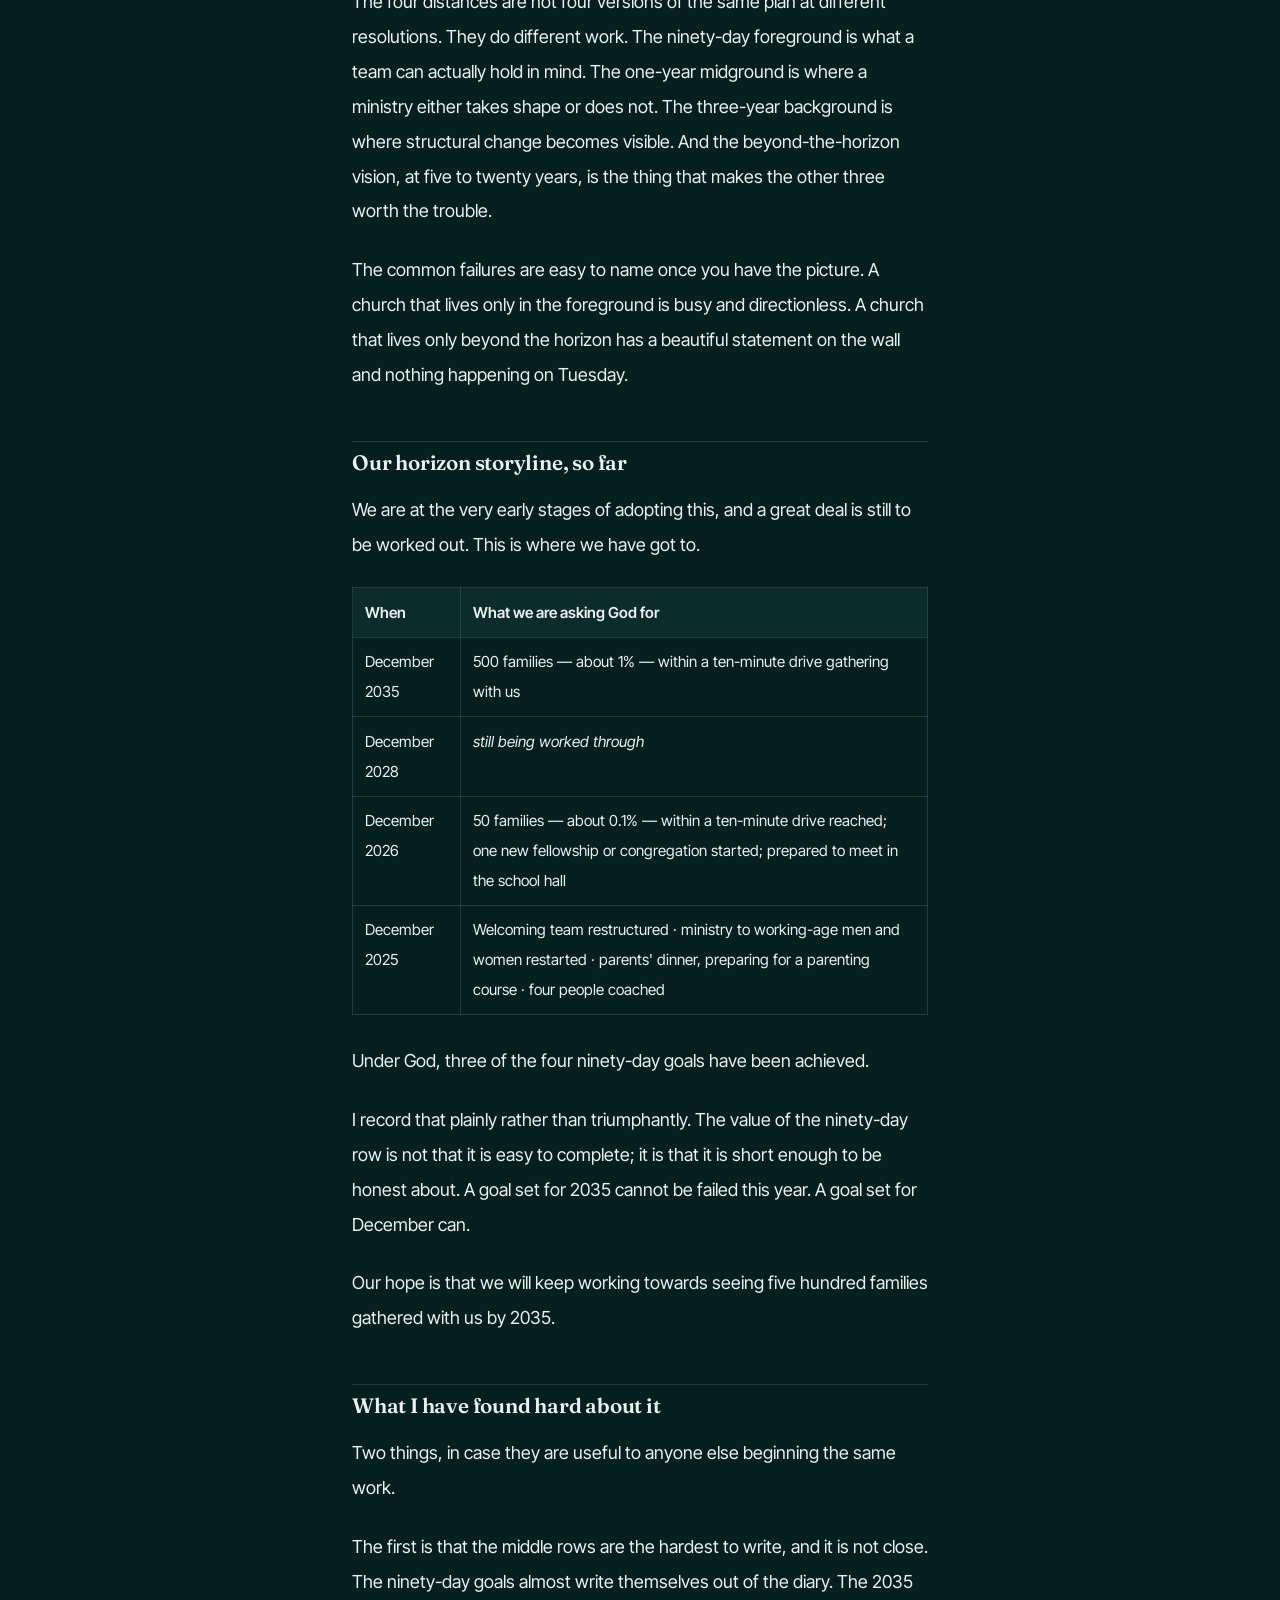
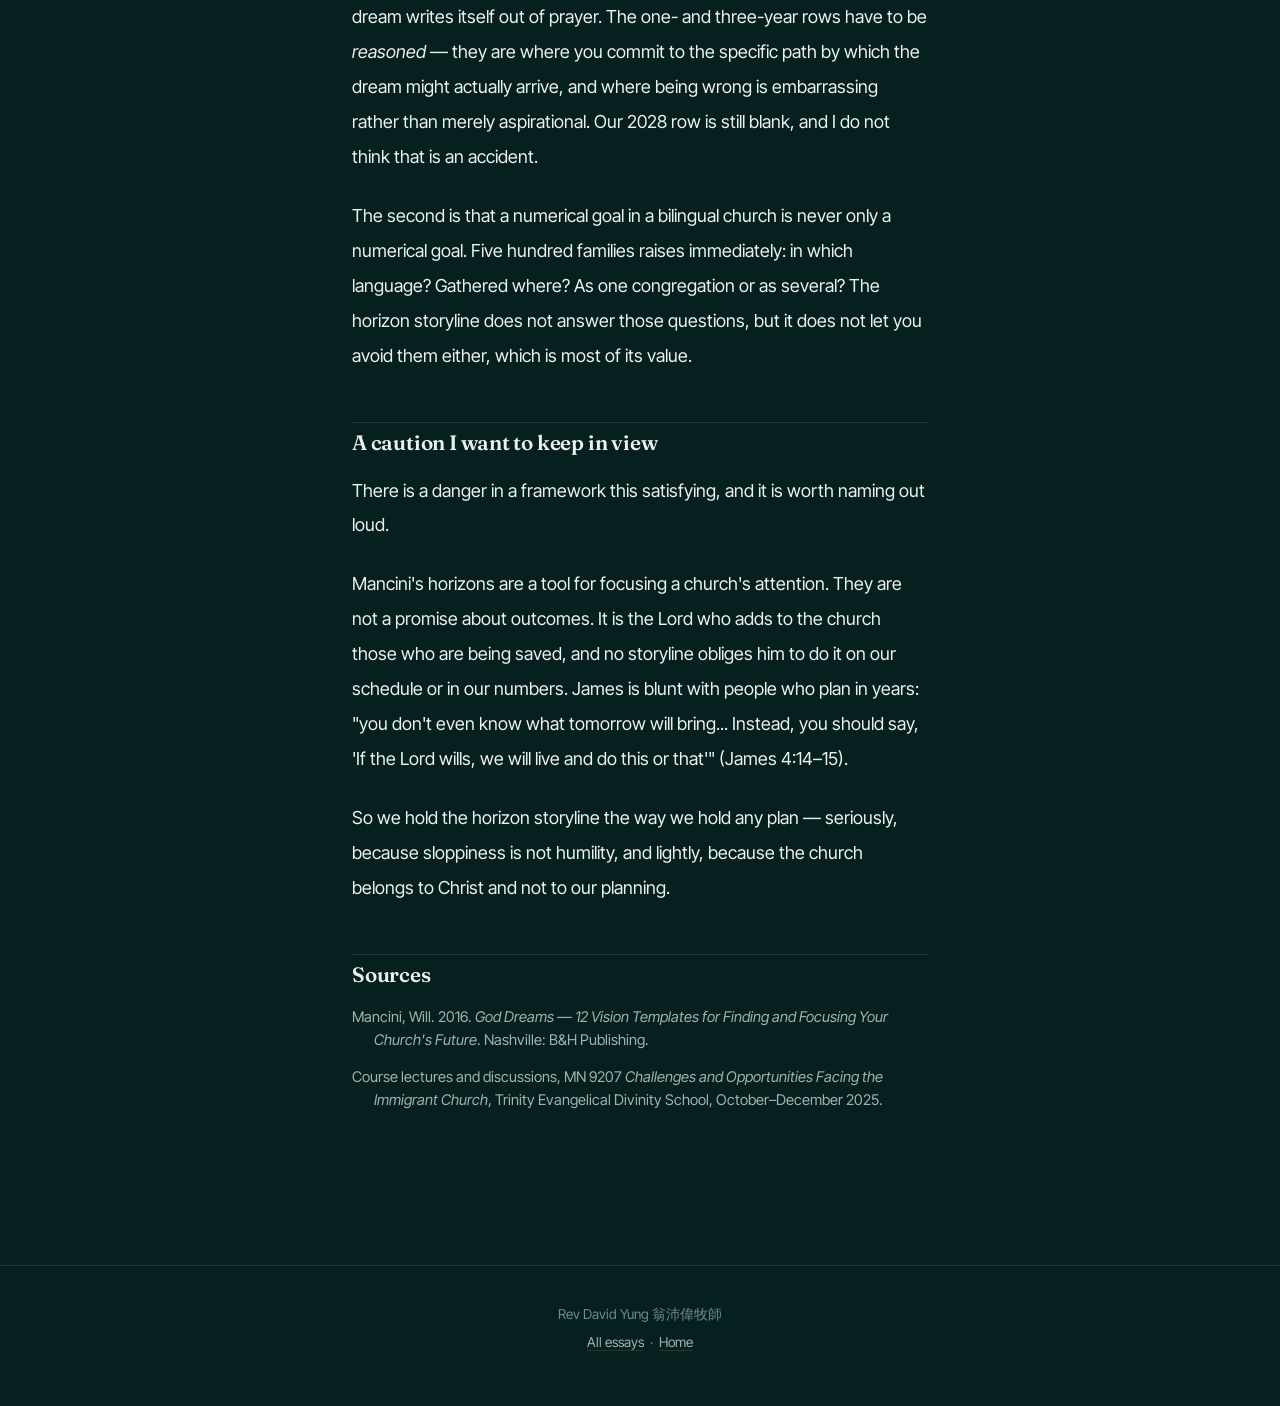
<file: 004-god-dreams.html>
<!DOCTYPE html>
<html lang="en">
<head>
<meta charset="utf-8">
<meta name="viewport" content="width=device-width, initial-scale=1, viewport-fit=cover">
<title>God Dreams: Vision on Four Horizons — Not Young, but Yung</title>
<meta name="description" content="Will Mancini&#x27;s insight that a church&#x27;s vision has to focus at several distances at once — and what that has looked like as we have begun to work it through.">
<meta name="theme-color" content="#06201F">
<meta property="og:title" content="God Dreams: Vision on Four Horizons">
<meta property="og:description" content="Will Mancini&#x27;s insight that a church&#x27;s vision has to focus at several distances at once — and what that has looked like as we have begun to work it through.">
<meta property="og:type" content="article">
<meta property="og:url" content="https://yungs.au/004-god-dreams.html">
<meta property="og:image" content="https://yungs.au/icons/icon-512.png">
<meta property="article:published_time" content="2026-08-19">
<link rel="canonical" href="https://yungs.au/004-god-dreams.html">
<link rel="icon" href="favicon.ico" sizes="any">
<link rel="icon" type="image/png" href="icons/icon-192.png">
<link rel="apple-touch-icon" href="icons/icon-180.png">
<link rel="manifest" href="manifest.webmanifest">
<meta name="apple-mobile-web-app-capable" content="yes">
<meta name="apple-mobile-web-app-status-bar-style" content="black-translucent">
<link rel="preconnect" href="https://fonts.googleapis.com">
<link rel="preconnect" href="https://fonts.gstatic.com" crossorigin>
<link href="https://fonts.googleapis.com/css2?family=Fraunces:opsz,wght@9..144,400;9..144,600&family=Inter+Tight:wght@400;500;600&display=swap" rel="stylesheet">
<link rel="stylesheet" href="style.css">
</head>
<body>

<header class="masthead">
  <div class="masthead-inner">
    <svg class="mark" viewBox="0 0 1024 1024" role="img" aria-label="Two overlapping circles with a cross standing in the overlap">
      <rect width="1024" height="1024" rx="190" fill="#06201F"/>
      <line x1="152" y1="690" x2="872" y2="690" stroke="#92705E" stroke-width="16"/>
      <circle cx="410" cy="540" r="205" fill="none" stroke="#C96F4C" stroke-width="20"/>
      <circle cx="614" cy="540" r="205" fill="none" stroke="#C96F4C" stroke-width="20"/>
      <path d="M512 352V792M438 470H586" stroke="#E8B08C" stroke-width="23" stroke-linecap="round"/>
    </svg>
    <div>
      <h1 class="wordmark"><a href="index.html"><span class="wm-dim">Not</span> <span class="wm-strike">Young</span><span class="wm-dim">,</span> <span class="wm-dim">but</span> <span class="wm-hi">Yung</span></a></h1>
      <p class="byline tagline"><span class="wm-han">翁</span><span class="wm-amp">&amp;</span>Jung &nbsp;·&nbsp; Rev David Yung</p>
    </div>
  </div>
</header>

<main class="wrap narrow">

  <a class="backlink" href="essays.html">&larr; All essays</a>

  <div class="essay-head">
    <div class="post-meta">
      <span class="num">004</span>
      <span>19 August 2026</span>
    </div>
    <h1>God Dreams: Vision on Four Horizons</h1>
    <div class="summary">
      <span class="label">Summary</span>
      Will Mancini&#x27;s insight that a church&#x27;s vision has to focus at several distances at once — and what that has looked like as we have begun to work it through.
    </div>
  </div>

  <article class="essay">
  <p>Of all the books commended to us during the course, the one that has changed how I plan is Will Mancini&#x27;s <em>God Dreams</em>. Dr Thomas Lee generously and helpfully shared how his own church is working through the application of it, which was worth more than any summary.</p>

  <p>The line I keep returning to is Mancini&#x27;s account of what vision is actually for: to &quot;help people go to places where they are given a larger story to live in&quot; (Mancini 2016, 16–17).</p>

  <p>That is a better description of the problem than most church planning documents manage. The problem is rarely that a congregation lacks goals. It is that the goals they have are too small to be worth belonging to.</p>

  <h2>The eye adjusts; so should the plan</h2>

  <p>Mancini&#x27;s central image is drawn from how sight works. Our eyes accommodate — they adjust focus for the foreground, the midground, the background and the horizon. A church&#x27;s plans, visions and goals have to accommodate in the same way, adjusting to different time horizons.</p>

  <figure>
    <svg viewBox="0 0 760 400" xmlns="http://www.w3.org/2000/svg" role="img"
     aria-label="A receding perspective view. Four bars sit at increasing distance from the viewer, labelled foreground ninety days, midground one year, background three years, and beyond the horizon five to twenty years."
     font-family="Inter Tight, system-ui, -apple-system, sans-serif">

  <!-- horizon -->
  <line x1="40" y1="90" x2="520" y2="90" stroke="#92705E" stroke-width="2"/>
  <text x="40" y="76" fill="#6F8B87" font-size="13" letter-spacing="1.6">HORIZON</text>

  <!-- converging edges -->
  <line x1="40"  y1="370" x2="280" y2="90" stroke="#9DB4AF" stroke-width="1.5" stroke-opacity="0.35"/>
  <line x1="520" y1="370" x2="280" y2="90" stroke="#9DB4AF" stroke-width="1.5" stroke-opacity="0.35"/>

  <!-- the four vision horizons, nearest first -->
  <g stroke="#C96F4C" stroke-width="7" stroke-linecap="round">
    <line x1="66"  y1="340" x2="494" y2="340"/>
    <line x1="134" y1="260" x2="426" y2="260" stroke-opacity="0.88"/>
    <line x1="194" y1="190" x2="366" y2="190" stroke-opacity="0.76"/>
    <line x1="246" y1="130" x2="314" y2="130" stroke-opacity="0.64"/>
  </g>

  <!-- leaders -->
  <g stroke="#9DB4AF" stroke-width="1" stroke-opacity="0.4" stroke-dasharray="3 4">
    <line x1="500" y1="340" x2="556" y2="340"/>
    <line x1="432" y1="260" x2="556" y2="260"/>
    <line x1="372" y1="190" x2="556" y2="190"/>
    <line x1="320" y1="130" x2="556" y2="130"/>
  </g>

  <!-- labels -->
  <g fill="#ECF1EE" font-size="16">
    <text x="566" y="334">Foreground</text>
    <text x="566" y="254">Midground</text>
    <text x="566" y="184">Background</text>
    <text x="566" y="118">Beyond the</text>
    <text x="566" y="138">horizon</text>
  </g>
  <g fill="#9DB4AF" font-size="14">
    <text x="566" y="354">90 days</text>
    <text x="566" y="274">1 year</text>
    <text x="566" y="204">3 years</text>
    <text x="566" y="158">5–20 years</text>
  </g>
</svg>
    <figcaption>Vision as horizon storyline. After Mancini 2016, 55.</figcaption>
  </figure>

  <p>The four distances are not four versions of the same plan at different resolutions. They do different work. The ninety-day foreground is what a team can actually hold in mind. The one-year midground is where a ministry either takes shape or does not. The three-year background is where structural change becomes visible. And the beyond-the-horizon vision, at five to twenty years, is the thing that makes the other three worth the trouble.</p>

  <p>The common failures are easy to name once you have the picture. A church that lives only in the foreground is busy and directionless. A church that lives only beyond the horizon has a beautiful statement on the wall and nothing happening on Tuesday.</p>

  <h2>Our horizon storyline, so far</h2>

  <p>We are at the very early stages of adopting this, and a great deal is still to be worked out. This is where we have got to.</p>

  <table>
    <thead><tr><th>When</th><th>What we are asking God for</th></tr></thead>
    <tbody>
      <tr><td>December 2035</td><td>500 families — about 1% — within a ten-minute drive gathering with us</td></tr>
      <tr><td>December 2028</td><td><em>still being worked through</em></td></tr>
      <tr><td>December 2026</td><td>50 families — about 0.1% — within a ten-minute drive reached; one new fellowship or congregation started; prepared to meet in the school hall</td></tr>
      <tr><td>December 2025</td><td>Welcoming team restructured · ministry to working-age men and women restarted · parents&#x27; dinner, preparing for a parenting course · four people coached</td></tr>
    </tbody>
  </table>

  <p>Under God, three of the four ninety-day goals have been achieved.</p>

  <p>I record that plainly rather than triumphantly. The value of the ninety-day row is not that it is easy to complete; it is that it is short enough to be honest about. A goal set for 2035 cannot be failed this year. A goal set for December can.</p>

  <p>Our hope is that we will keep working towards seeing five hundred families gathered with us by 2035.</p>

  <h2>What I have found hard about it</h2>

  <p>Two things, in case they are useful to anyone else beginning the same work.</p>

  <p>The first is that the middle rows are the hardest to write, and it is not close. The ninety-day goals almost write themselves out of the diary. The 2035 dream writes itself out of prayer. The one- and three-year rows have to be <em>reasoned</em> — they are where you commit to the specific path by which the dream might actually arrive, and where being wrong is embarrassing rather than merely aspirational. Our 2028 row is still blank, and I do not think that is an accident.</p>

  <p>The second is that a numerical goal in a bilingual church is never only a numerical goal. Five hundred families raises immediately: in which language? Gathered where? As one congregation or as several? The horizon storyline does not answer those questions, but it does not let you avoid them either, which is most of its value.</p>

  <h2>A caution I want to keep in view</h2>

  <p>There is a danger in a framework this satisfying, and it is worth naming out loud.</p>

  <p>Mancini&#x27;s horizons are a tool for focusing a church&#x27;s attention. They are not a promise about outcomes. It is the Lord who adds to the church those who are being saved, and no storyline obliges him to do it on our schedule or in our numbers. James is blunt with people who plan in years: &quot;you don&#x27;t even know what tomorrow will bring... Instead, you should say, &#x27;If the Lord wills, we will live and do this or that&#x27;&quot; (James 4:14–15).</p>

  <p>So we hold the horizon storyline the way we hold any plan — seriously, because sloppiness is not humility, and lightly, because the church belongs to Christ and not to our planning.</p>

  <h2>Sources</h2>

  <ul class="sources">
    <li>Mancini, Will. 2016. <em>God Dreams — 12 Vision Templates for Finding and Focusing Your Church&#x27;s Future</em>. Nashville: B&amp;H Publishing.</li>
    <li>Course lectures and discussions, MN 9207 <em>Challenges and Opportunities Facing the Immigrant Church</em>, Trinity Evangelical Divinity School, October–December 2025.</li>
  </ul>
  </article>

</main>

<footer class="footer">
  <div class="footer-inner">
    <p>Rev David Yung 翁沛偉牧師</p>
    <p><a href="essays.html">All essays</a> &nbsp;·&nbsp; <a href="index.html">Home</a></p>
  </div>
</footer>

</body>
</html>
</file>
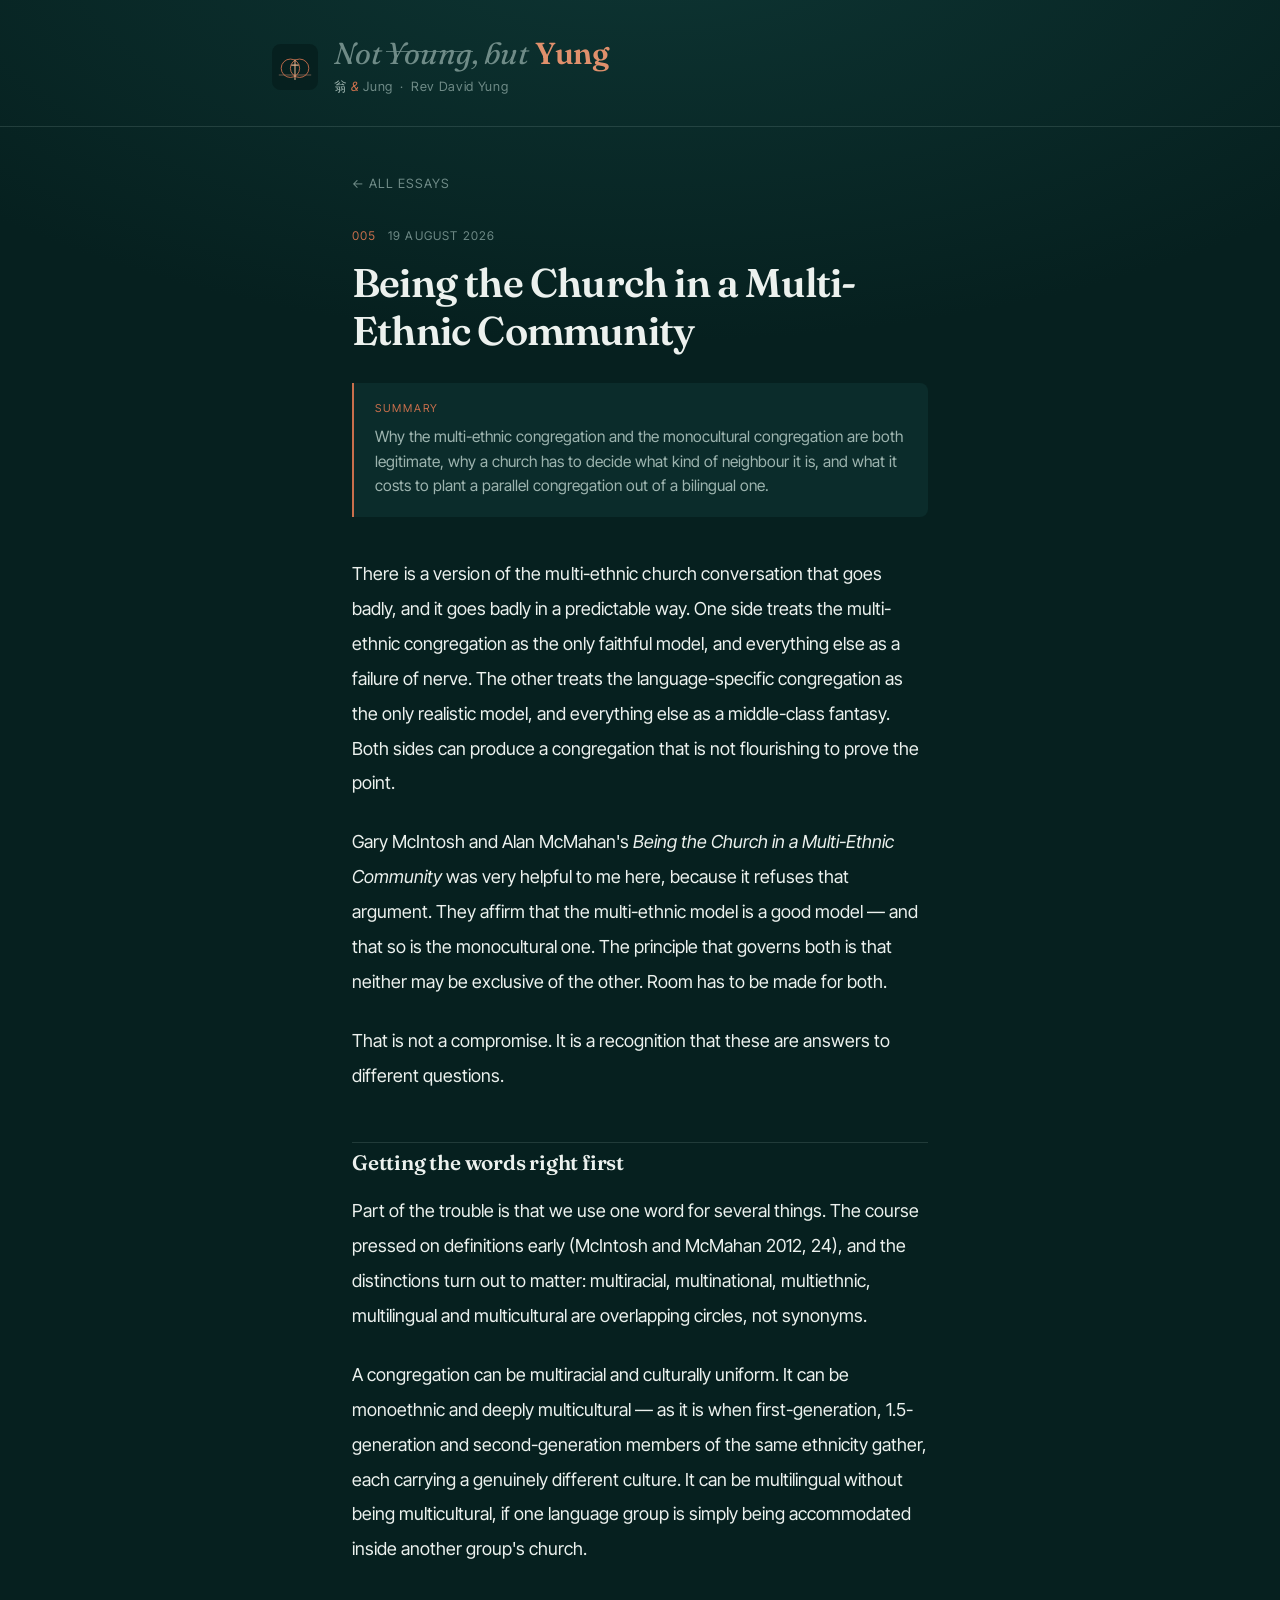
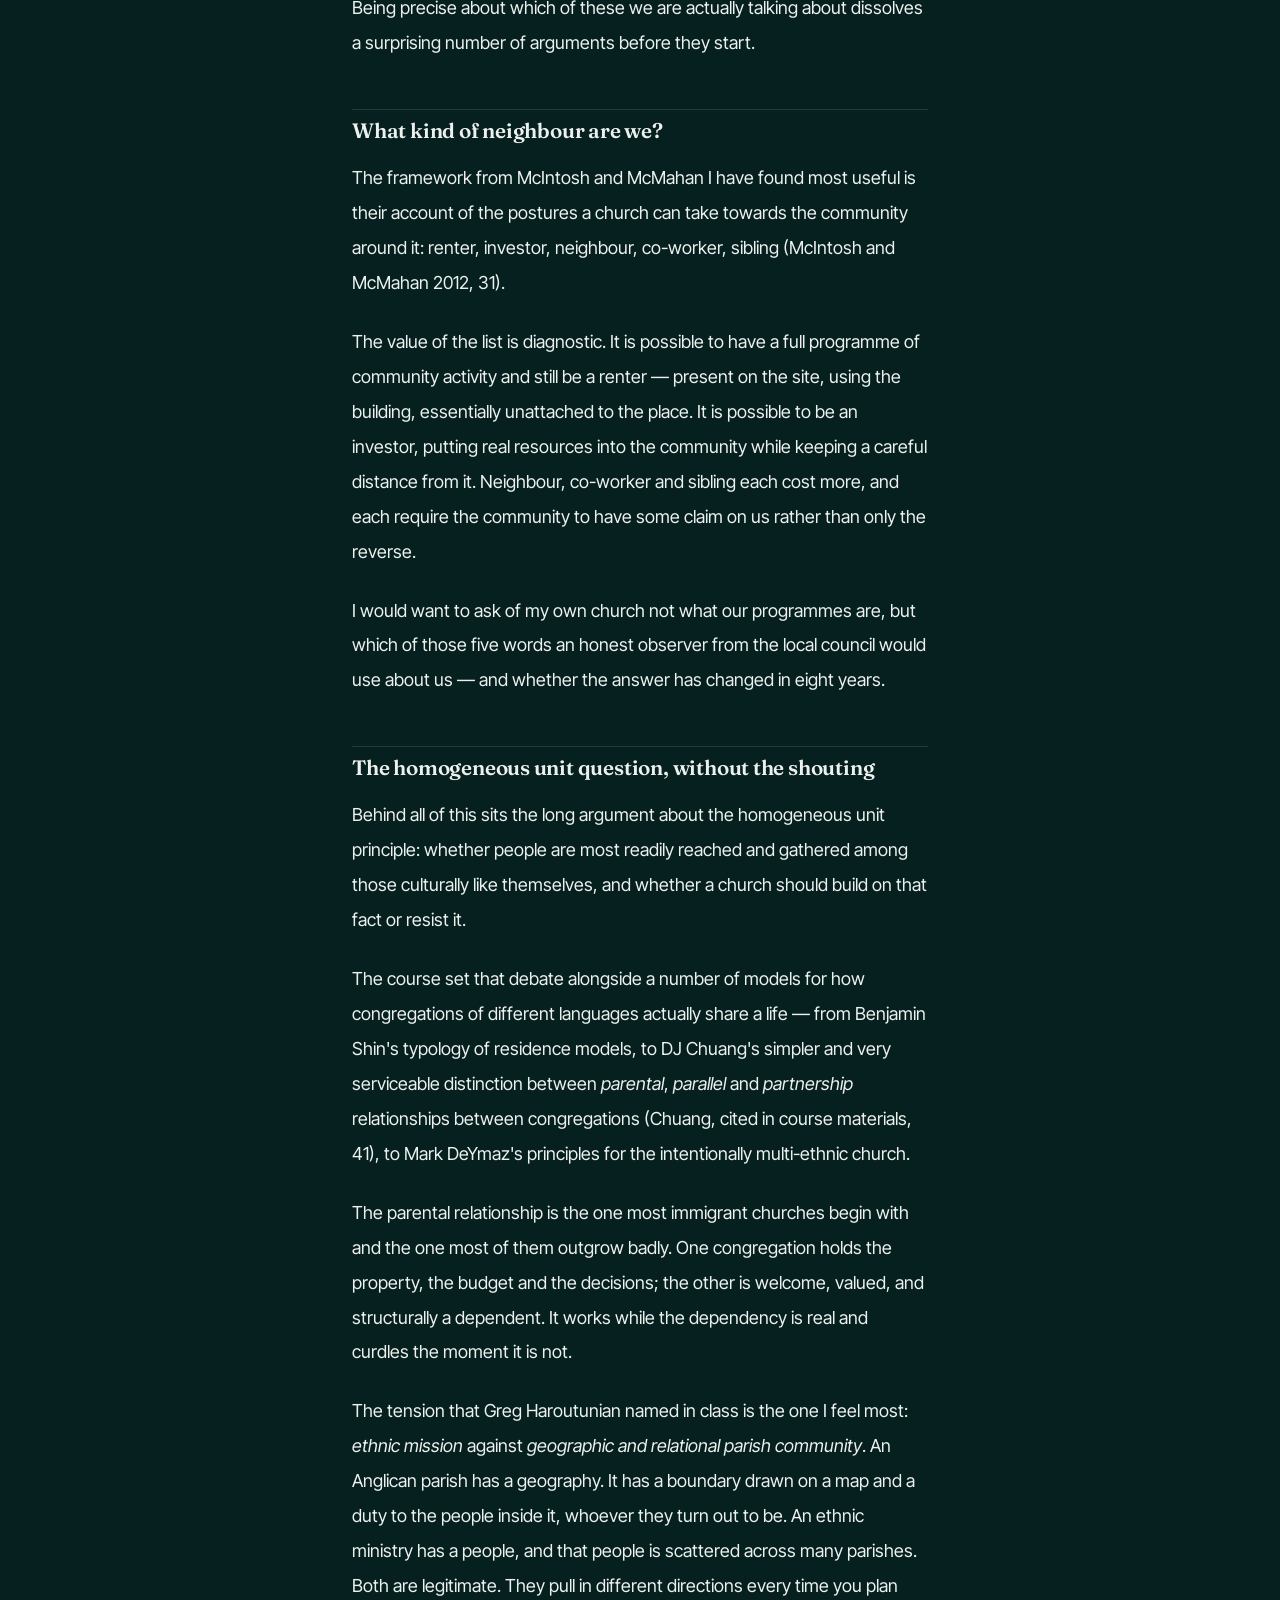
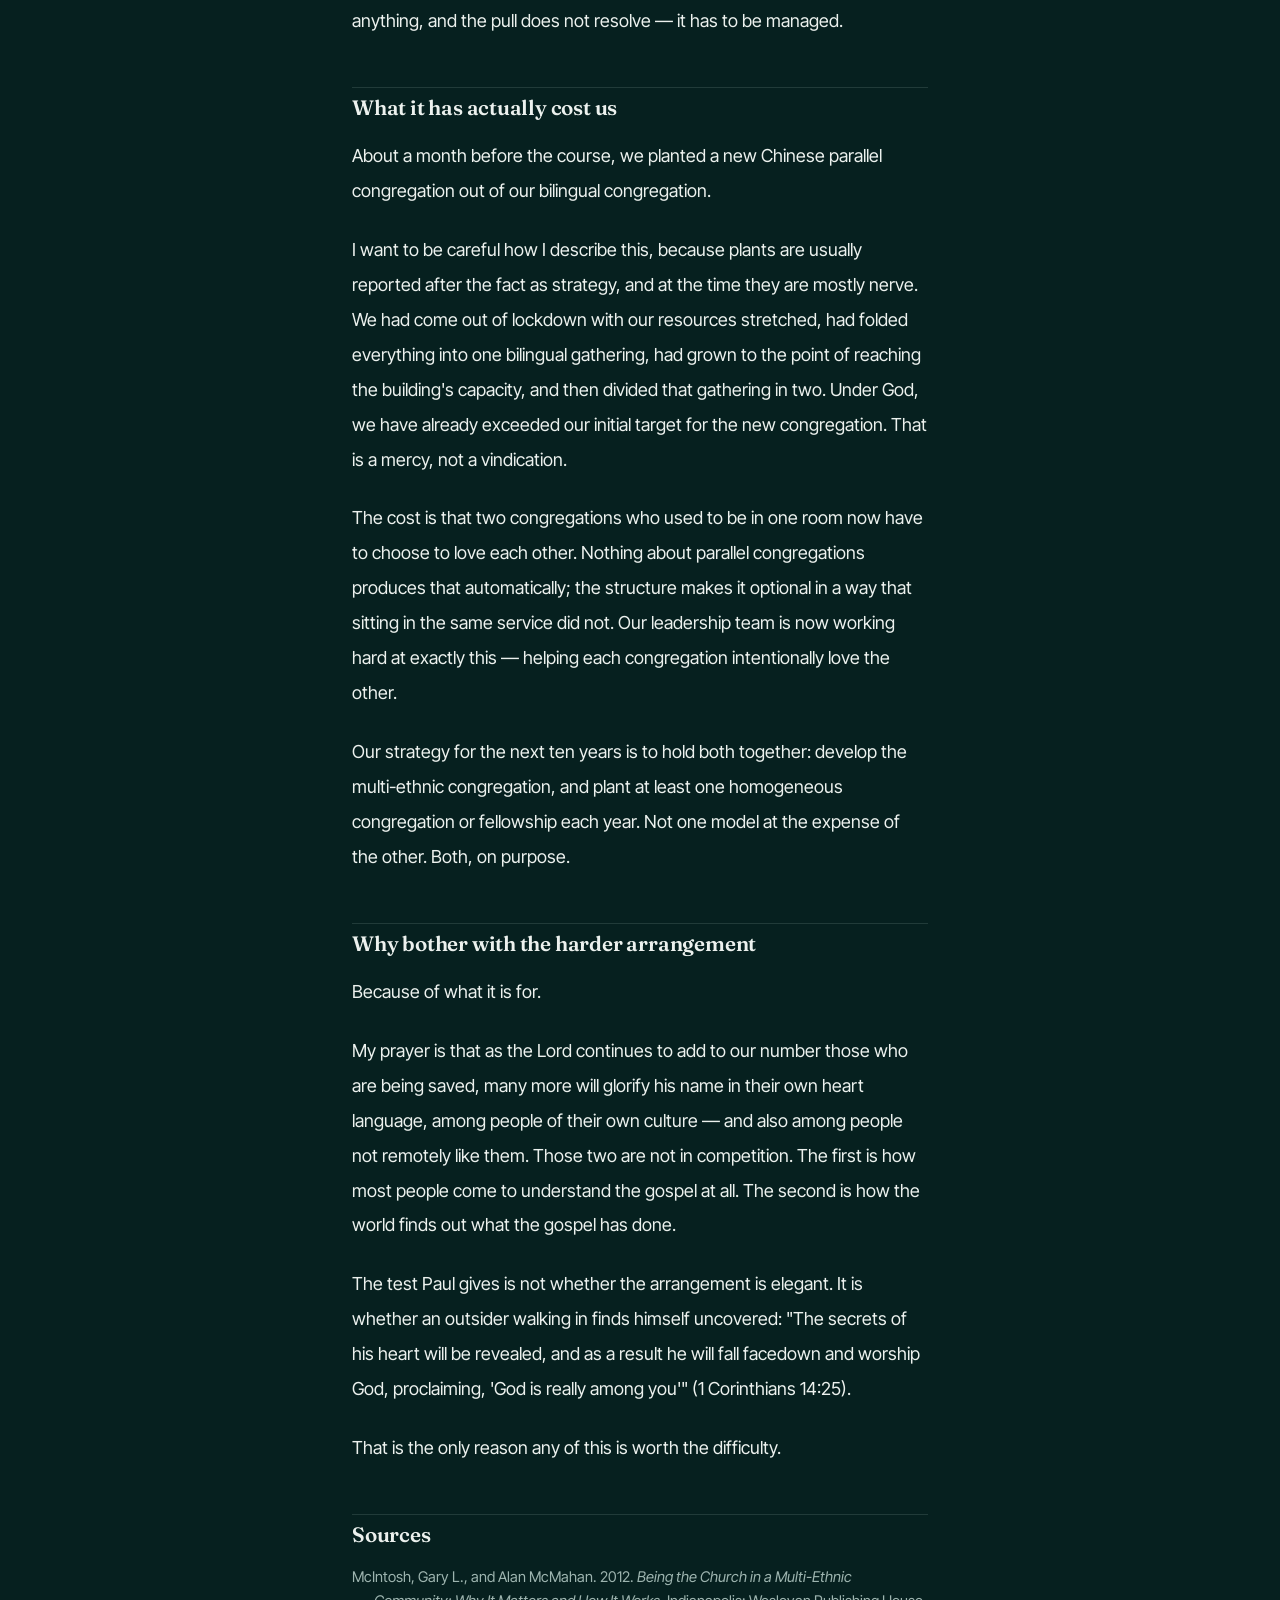
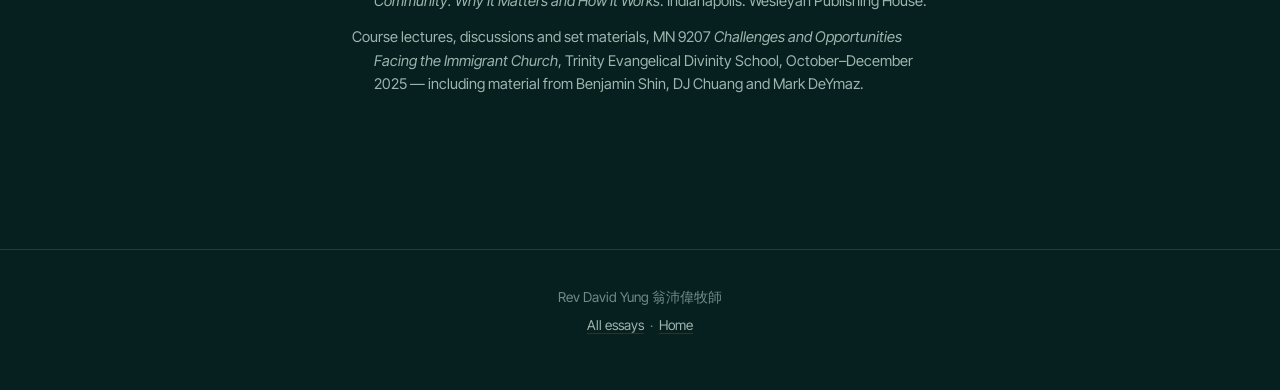
<file: 005-being-the-church-multi-ethnic.html>
<!DOCTYPE html>
<html lang="en">
<head>
<meta charset="utf-8">
<meta name="viewport" content="width=device-width, initial-scale=1, viewport-fit=cover">
<title>Being the Church in a Multi-Ethnic Community — Not Young, but Yung</title>
<meta name="description" content="Why the multi-ethnic congregation and the monocultural congregation are both legitimate, why a church has to decide what kind of neighbour it is, and what it costs to plant a parallel congregation…">
<meta name="theme-color" content="#06201F">
<meta property="og:title" content="Being the Church in a Multi-Ethnic Community">
<meta property="og:description" content="Why the multi-ethnic congregation and the monocultural congregation are both legitimate, why a church has to decide what kind of neighbour it is, and what it costs to plant a parallel congregation…">
<meta property="og:type" content="article">
<meta property="og:url" content="https://yungs.au/005-being-the-church-multi-ethnic.html">
<meta property="og:image" content="https://yungs.au/icons/icon-512.png">
<meta property="article:published_time" content="2026-08-19">
<link rel="canonical" href="https://yungs.au/005-being-the-church-multi-ethnic.html">
<link rel="icon" href="favicon.ico" sizes="any">
<link rel="icon" type="image/png" href="icons/icon-192.png">
<link rel="apple-touch-icon" href="icons/icon-180.png">
<link rel="manifest" href="manifest.webmanifest">
<meta name="apple-mobile-web-app-capable" content="yes">
<meta name="apple-mobile-web-app-status-bar-style" content="black-translucent">
<link rel="preconnect" href="https://fonts.googleapis.com">
<link rel="preconnect" href="https://fonts.gstatic.com" crossorigin>
<link href="https://fonts.googleapis.com/css2?family=Fraunces:opsz,wght@9..144,400;9..144,600&family=Inter+Tight:wght@400;500;600&display=swap" rel="stylesheet">
<link rel="stylesheet" href="style.css">
</head>
<body>

<header class="masthead">
  <div class="masthead-inner">
    <svg class="mark" viewBox="0 0 1024 1024" role="img" aria-label="Two overlapping circles with a cross standing in the overlap">
      <rect width="1024" height="1024" rx="190" fill="#06201F"/>
      <line x1="152" y1="690" x2="872" y2="690" stroke="#92705E" stroke-width="16"/>
      <circle cx="410" cy="540" r="205" fill="none" stroke="#C96F4C" stroke-width="20"/>
      <circle cx="614" cy="540" r="205" fill="none" stroke="#C96F4C" stroke-width="20"/>
      <path d="M512 352V792M438 470H586" stroke="#E8B08C" stroke-width="23" stroke-linecap="round"/>
    </svg>
    <div>
      <h1 class="wordmark"><a href="index.html"><span class="wm-dim">Not</span> <span class="wm-strike">Young</span><span class="wm-dim">,</span> <span class="wm-dim">but</span> <span class="wm-hi">Yung</span></a></h1>
      <p class="byline tagline"><span class="wm-han">翁</span><span class="wm-amp">&amp;</span>Jung &nbsp;·&nbsp; Rev David Yung</p>
    </div>
  </div>
</header>

<main class="wrap narrow">

  <a class="backlink" href="essays.html">&larr; All essays</a>

  <div class="essay-head">
    <div class="post-meta">
      <span class="num">005</span>
      <span>19 August 2026</span>
    </div>
    <h1>Being the Church in a Multi-Ethnic Community</h1>
    <div class="summary">
      <span class="label">Summary</span>
      Why the multi-ethnic congregation and the monocultural congregation are both legitimate, why a church has to decide what kind of neighbour it is, and what it costs to plant a parallel congregation out of a bilingual one.
    </div>
  </div>

  <article class="essay">
  <p>There is a version of the multi-ethnic church conversation that goes badly, and it goes badly in a predictable way. One side treats the multi-ethnic congregation as the only faithful model, and everything else as a failure of nerve. The other treats the language-specific congregation as the only realistic model, and everything else as a middle-class fantasy. Both sides can produce a congregation that is not flourishing to prove the point.</p>

  <p>Gary McIntosh and Alan McMahan&#x27;s <em>Being the Church in a Multi-Ethnic Community</em> was very helpful to me here, because it refuses that argument. They affirm that the multi-ethnic model is a good model — and that so is the monocultural one. The principle that governs both is that neither may be exclusive of the other. Room has to be made for both.</p>

  <p>That is not a compromise. It is a recognition that these are answers to different questions.</p>

  <h2>Getting the words right first</h2>

  <p>Part of the trouble is that we use one word for several things. The course pressed on definitions early (McIntosh and McMahan 2012, 24), and the distinctions turn out to matter: multiracial, multinational, multiethnic, multilingual and multicultural are overlapping circles, not synonyms.</p>

  <p>A congregation can be multiracial and culturally uniform. It can be monoethnic and deeply multicultural — as it is when first-generation, 1.5-generation and second-generation members of the same ethnicity gather, each carrying a genuinely different culture. It can be multilingual without being multicultural, if one language group is simply being accommodated inside another group&#x27;s church.</p>

  <p>Being precise about which of these we are actually talking about dissolves a surprising number of arguments before they start.</p>

  <h2>What kind of neighbour are we?</h2>

  <p>The framework from McIntosh and McMahan I have found most useful is their account of the postures a church can take towards the community around it: renter, investor, neighbour, co-worker, sibling (McIntosh and McMahan 2012, 31).</p>

  <p>The value of the list is diagnostic. It is possible to have a full programme of community activity and still be a renter — present on the site, using the building, essentially unattached to the place. It is possible to be an investor, putting real resources into the community while keeping a careful distance from it. Neighbour, co-worker and sibling each cost more, and each require the community to have some claim on us rather than only the reverse.</p>

  <p>I would want to ask of my own church not what our programmes are, but which of those five words an honest observer from the local council would use about us — and whether the answer has changed in eight years.</p>

  <h2>The homogeneous unit question, without the shouting</h2>

  <p>Behind all of this sits the long argument about the homogeneous unit principle: whether people are most readily reached and gathered among those culturally like themselves, and whether a church should build on that fact or resist it.</p>

  <p>The course set that debate alongside a number of models for how congregations of different languages actually share a life — from Benjamin Shin&#x27;s typology of residence models, to DJ Chuang&#x27;s simpler and very serviceable distinction between <em>parental</em>, <em>parallel</em> and <em>partnership</em> relationships between congregations (Chuang, cited in course materials, 41), to Mark DeYmaz&#x27;s principles for the intentionally multi-ethnic church.</p>

  <p>The parental relationship is the one most immigrant churches begin with and the one most of them outgrow badly. One congregation holds the property, the budget and the decisions; the other is welcome, valued, and structurally a dependent. It works while the dependency is real and curdles the moment it is not.</p>

  <p>The tension that Greg Haroutunian named in class is the one I feel most: <em>ethnic mission</em> against <em>geographic and relational parish community</em>. An Anglican parish has a geography. It has a boundary drawn on a map and a duty to the people inside it, whoever they turn out to be. An ethnic ministry has a people, and that people is scattered across many parishes. Both are legitimate. They pull in different directions every time you plan anything, and the pull does not resolve — it has to be managed.</p>

  <h2>What it has actually cost us</h2>

  <p>About a month before the course, we planted a new Chinese parallel congregation out of our bilingual congregation.</p>

  <p>I want to be careful how I describe this, because plants are usually reported after the fact as strategy, and at the time they are mostly nerve. We had come out of lockdown with our resources stretched, had folded everything into one bilingual gathering, had grown to the point of reaching the building&#x27;s capacity, and then divided that gathering in two. Under God, we have already exceeded our initial target for the new congregation. That is a mercy, not a vindication.</p>

  <p>The cost is that two congregations who used to be in one room now have to choose to love each other. Nothing about parallel congregations produces that automatically; the structure makes it optional in a way that sitting in the same service did not. Our leadership team is now working hard at exactly this — helping each congregation intentionally love the other.</p>

  <p>Our strategy for the next ten years is to hold both together: develop the multi-ethnic congregation, and plant at least one homogeneous congregation or fellowship each year. Not one model at the expense of the other. Both, on purpose.</p>

  <h2>Why bother with the harder arrangement</h2>

  <p>Because of what it is for.</p>

  <p>My prayer is that as the Lord continues to add to our number those who are being saved, many more will glorify his name in their own heart language, among people of their own culture — and also among people not remotely like them. Those two are not in competition. The first is how most people come to understand the gospel at all. The second is how the world finds out what the gospel has done.</p>

  <p>The test Paul gives is not whether the arrangement is elegant. It is whether an outsider walking in finds himself uncovered: &quot;The secrets of his heart will be revealed, and as a result he will fall facedown and worship God, proclaiming, &#x27;God is really among you&#x27;&quot; (1 Corinthians 14:25).</p>

  <p>That is the only reason any of this is worth the difficulty.</p>

  <h2>Sources</h2>

  <ul class="sources">
    <li>McIntosh, Gary L., and Alan McMahan. 2012. <em>Being the Church in a Multi-Ethnic Community: Why It Matters and How It Works</em>. Indianapolis: Wesleyan Publishing House.</li>
    <li>Course lectures, discussions and set materials, MN 9207 <em>Challenges and Opportunities Facing the Immigrant Church</em>, Trinity Evangelical Divinity School, October–December 2025 — including material from Benjamin Shin, DJ Chuang and Mark DeYmaz.</li>
  </ul>
  </article>

</main>

<footer class="footer">
  <div class="footer-inner">
    <p>Rev David Yung 翁沛偉牧師</p>
    <p><a href="essays.html">All essays</a> &nbsp;·&nbsp; <a href="index.html">Home</a></p>
  </div>
</footer>

</body>
</html>
</file>
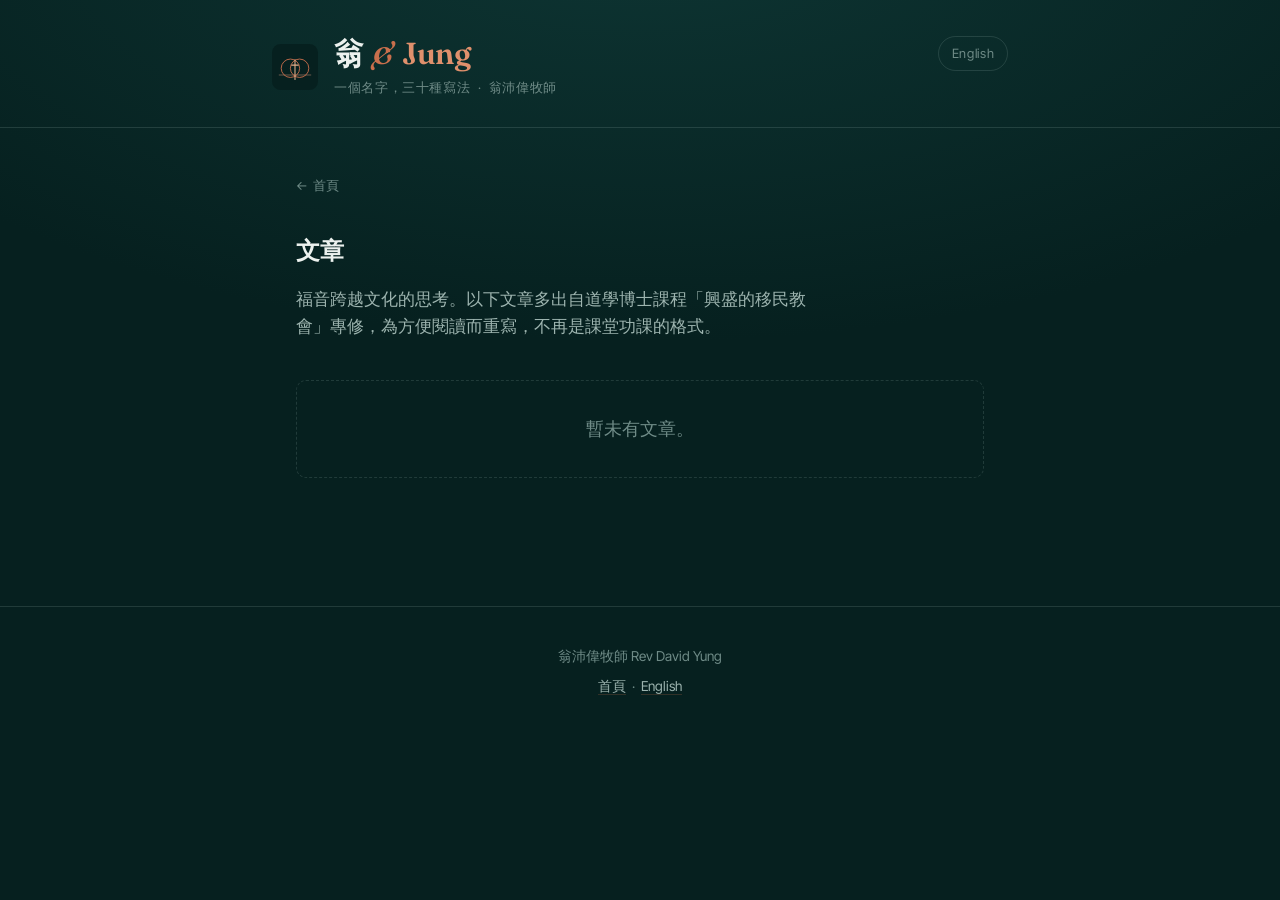
<file: essays-cn.html>
<!DOCTYPE html>
<html lang="zh-Hant">
<head>
<meta charset="utf-8">
<meta name="viewport" content="width=device-width, initial-scale=1, viewport-fit=cover">
<title>文章 — 翁 &amp; Jung — 翁沛偉牧師</title>
<meta name="description" content="翁沛偉牧師的跨文化事奉文章。">
<meta name="theme-color" content="#06201F">
<meta property="og:title" content="文章 — 翁 &amp; Jung">
<meta property="og:description" content="翁沛偉牧師的跨文化事奉文章。">
<meta property="og:type" content="website">
<meta property="og:url" content="https://yungs.au/essays-cn.html">
<meta property="og:image" content="https://yungs.au/icons/icon-512.png">
<link rel="canonical" href="https://yungs.au/essays-cn.html">
<link rel="alternate" hreflang="en" href="https://yungs.au/essays.html">
<link rel="alternate" hreflang="zh" href="https://yungs.au/essays-cn.html">
<link rel="icon" href="favicon.ico" sizes="any">
<link rel="icon" type="image/png" href="icons/icon-192.png">
<link rel="apple-touch-icon" href="icons/icon-180.png">
<link rel="manifest" href="manifest-cn.webmanifest">
<meta name="apple-mobile-web-app-capable" content="yes">
<meta name="apple-mobile-web-app-status-bar-style" content="black-translucent">
<link rel="preconnect" href="https://fonts.googleapis.com">
<link rel="preconnect" href="https://fonts.gstatic.com" crossorigin>
<link href="https://fonts.googleapis.com/css2?family=Fraunces:opsz,wght@9..144,400;9..144,600&family=Inter+Tight:wght@400;500;600&display=swap" rel="stylesheet">
<link rel="stylesheet" href="style.css">
</head>
<body>

<header class="masthead">
  <div class="masthead-inner">
    <a href="index-cn.html" aria-label="首頁">
      <svg class="mark" viewBox="0 0 1024 1024" role="img" aria-label="兩個相交的圓，十架立於交疊之處">
        <rect width="1024" height="1024" rx="190" fill="#06201F"/>
        <line x1="152" y1="690" x2="872" y2="690" stroke="#92705E" stroke-width="16"/>
        <circle cx="410" cy="540" r="205" fill="none" stroke="#C96F4C" stroke-width="20"/>
        <circle cx="614" cy="540" r="205" fill="none" stroke="#C96F4C" stroke-width="20"/>
        <path d="M512 352V792M438 470H586" stroke="#E8B08C" stroke-width="23" stroke-linecap="round"/>
      </svg>
    </a>
    <div>
      <h1 class="wordmark"><a href="index-cn.html"><span class="wm-han">翁</span><span class="wm-amp">&amp;</span><span class="wm-hi">Jung</span></a></h1>
      <p class="byline tagline">一個名字，三十種寫法 &nbsp;·&nbsp; 翁沛偉牧師</p>
    </div>
    <a class="langswitch" href="essays.html" hreflang="en" lang="en">English</a>
  </div>
</header>

<main class="wrap">

  <a class="backlink cjk" href="index-cn.html">&larr; 首頁</a>

  <h2 class="section-title">文章</h2>

  <p class="standfirst">
    福音跨越文化的思考。以下文章多出自道學博士課程「興盛的移民教會」專修，為方便閱讀而重寫，不再是課堂功課的格式。
  </p>

  <ul class="posts" id="posts"></ul>

</main>

<footer class="footer">
  <div class="footer-inner">
    <p>翁沛偉牧師 Rev David Yung</p>
    <p><a href="index-cn.html">首頁</a> &nbsp;·&nbsp; <a href="essays.html" hreflang="en" lang="en">English</a></p>
  </div>
</footer>

<script>
/* ---------------------------------------------------------------------
   POSTS — 中文版文章清單。
   add-post.py 會自動加入新條目；亦可手動編輯，
   每一條目的格式保持一致即可，次序不拘（下方會按編號排序）。
   --------------------------------------------------------------------- */
const POSTS = [
];
/* --------------------------------------------------------------- end POSTS */

function prettyDate(iso) {
  const [y, m, d] = iso.split("-").map(Number);
  if (!y || !m || !d) return iso;
  return y + "年" + m + "月" + d + "日";
}

const list = document.getElementById("posts");

if (!POSTS.length) {
  list.outerHTML = '<div class="empty">暫未有文章。</div>';
} else {
  // newest first, whatever order the entries happen to sit in
  const ordered = POSTS.slice().sort((a, b) => (b.n || 0) - (a.n || 0));
  list.innerHTML = ordered.map(p => `
    <li>
      <a href="${p.slug}">
        <div class="post-meta cjk">
          <span class="num">${String(p.n).padStart(3, "0")}</span>
          <span>${prettyDate(p.date)}</span>
        </div>
        <h2 class="post-title">${p.title}</h2>
        ${p.blurb ? `<p class="post-blurb">${p.blurb}</p>` : ""}
      </a>
    </li>`).join("");
}
</script>

</body>
</html>
</file>
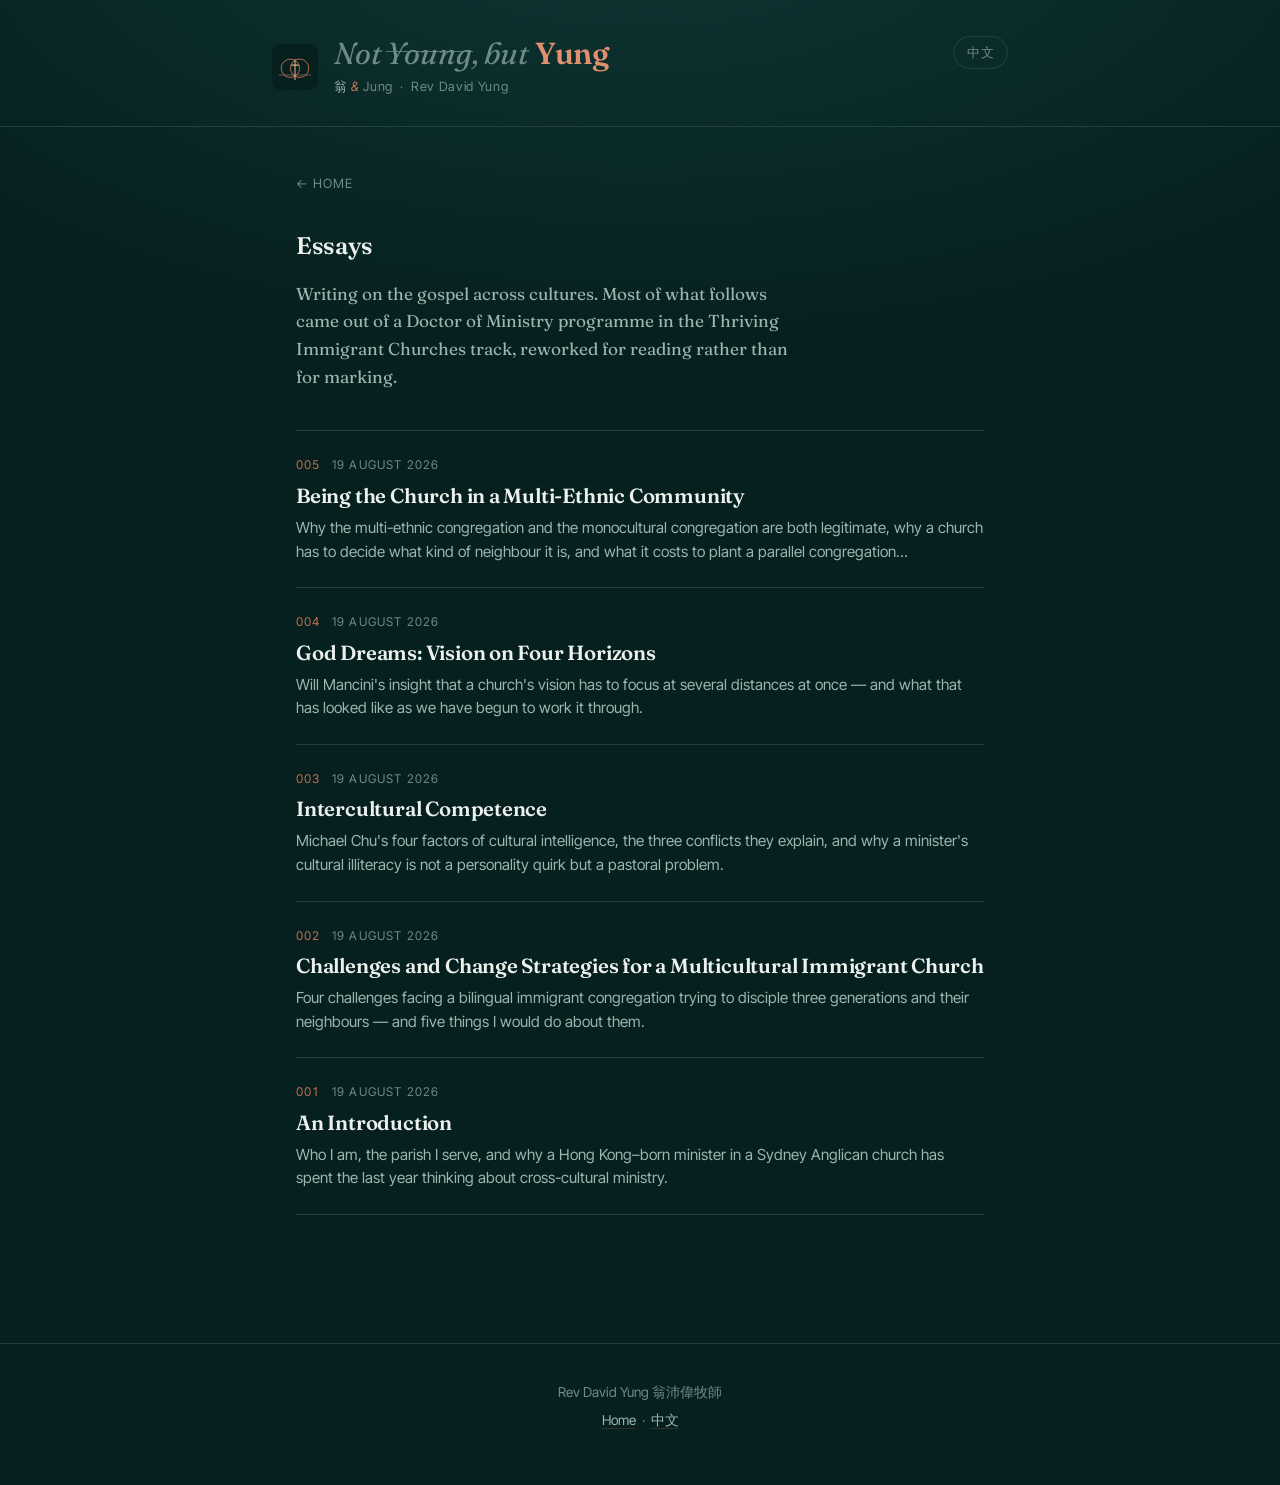
<file: essays.html>
<!DOCTYPE html>
<html lang="en">
<head>
<meta charset="utf-8">
<meta name="viewport" content="width=device-width, initial-scale=1, viewport-fit=cover">
<title>Essays — Not Young, but Yung — Rev David Yung</title>
<meta name="description" content="Essays on cross-cultural ministry by Rev David Yung 翁沛偉牧師 — a Hong Kong–born minister serving in a Sydney Anglican parish.">
<meta name="theme-color" content="#06201F">
<meta property="og:title" content="Essays — Not Young, but Yung">
<meta property="og:description" content="Essays on cross-cultural ministry from a Hong Kong–born minister serving in a Sydney Anglican parish.">
<meta property="og:type" content="website">
<meta property="og:url" content="https://yungs.au/essays.html">
<meta property="og:image" content="https://yungs.au/icons/icon-512.png">
<link rel="canonical" href="https://yungs.au/essays.html">
<link rel="alternate" hreflang="en" href="https://yungs.au/essays.html">
<link rel="alternate" hreflang="zh" href="https://yungs.au/essays-cn.html">
<link rel="icon" href="favicon.ico" sizes="any">
<link rel="icon" type="image/png" href="icons/icon-192.png">
<link rel="apple-touch-icon" href="icons/icon-180.png">
<link rel="manifest" href="manifest.webmanifest">
<meta name="apple-mobile-web-app-capable" content="yes">
<meta name="apple-mobile-web-app-status-bar-style" content="black-translucent">
<link rel="preconnect" href="https://fonts.googleapis.com">
<link rel="preconnect" href="https://fonts.gstatic.com" crossorigin>
<link href="https://fonts.googleapis.com/css2?family=Fraunces:opsz,wght@9..144,400;9..144,600&family=Inter+Tight:wght@400;500;600&display=swap" rel="stylesheet">
<link rel="stylesheet" href="style.css">
</head>
<body>

<header class="masthead">
  <div class="masthead-inner">
    <a href="index.html" aria-label="Home">
      <svg class="mark" viewBox="0 0 1024 1024" role="img" aria-label="Two overlapping circles with a cross standing in the overlap">
        <rect width="1024" height="1024" rx="190" fill="#06201F"/>
        <line x1="152" y1="690" x2="872" y2="690" stroke="#92705E" stroke-width="16"/>
        <circle cx="410" cy="540" r="205" fill="none" stroke="#C96F4C" stroke-width="20"/>
        <circle cx="614" cy="540" r="205" fill="none" stroke="#C96F4C" stroke-width="20"/>
        <path d="M512 352V792M438 470H586" stroke="#E8B08C" stroke-width="23" stroke-linecap="round"/>
      </svg>
    </a>
    <div>
      <h1 class="wordmark"><a href="index.html"><span class="wm-dim">Not</span> <span class="wm-strike">Young</span><span class="wm-dim">,</span> <span class="wm-dim">but</span> <span class="wm-hi">Yung</span></a></h1>
      <p class="byline tagline"><span class="wm-han">翁</span><span class="wm-amp">&amp;</span>Jung &nbsp;·&nbsp; Rev David Yung</p>
    </div>
    <a class="langswitch" href="essays-cn.html" hreflang="zh" lang="zh-Hant">中文</a>
  </div>
</header>

<main class="wrap">

  <a class="backlink" href="index.html">&larr; Home</a>

  <h2 class="section-title">Essays</h2>

  <p class="standfirst">
    Writing on the gospel across cultures. Most of what follows came out of a
    Doctor of Ministry programme in the Thriving Immigrant Churches track,
    reworked for reading rather than for marking.
  </p>

  <ul class="posts" id="posts"></ul>

</main>

<footer class="footer">
  <div class="footer-inner">
    <p>Rev David Yung 翁沛偉牧師</p>
    <p><a href="index.html">Home</a> &nbsp;·&nbsp; <a href="essays-cn.html" hreflang="zh" lang="zh-Hant">中文</a></p>
  </div>
</footer>

<script>
/* ---------------------------------------------------------------------
   POSTS — the browse list for the English site.
   add-post.py writes new entries in here. You can also edit by hand:
   keep the shape of each entry the same. Order does not matter — the
   list is sorted by number below.
   --------------------------------------------------------------------- */
const POSTS = [
  {
    n: 5,
    date: "2026-08-19",
    slug: "005-being-the-church-multi-ethnic.html",
    title: "Being the Church in a Multi-Ethnic Community",
    blurb: "Why the multi-ethnic congregation and the monocultural congregation are both legitimate, why a church has to decide what kind of neighbour it is, and what it costs to plant a parallel congregation…"
  },
  {
    n: 4,
    date: "2026-08-19",
    slug: "004-god-dreams.html",
    title: "God Dreams: Vision on Four Horizons",
    blurb: "Will Mancini's insight that a church's vision has to focus at several distances at once — and what that has looked like as we have begun to work it through."
  },
  {
    n: 3,
    date: "2026-08-19",
    slug: "003-intercultural-competence.html",
    title: "Intercultural Competence",
    blurb: "Michael Chu's four factors of cultural intelligence, the three conflicts they explain, and why a minister's cultural illiteracy is not a personality quirk but a pastoral problem."
  },
  {
    n: 2,
    date: "2026-08-19",
    slug: "002-challenges-and-change-strategies.html",
    title: "Challenges and Change Strategies for a Multicultural Immigrant Church",
    blurb: "Four challenges facing a bilingual immigrant congregation trying to disciple three generations and their neighbours — and five things I would do about them."
  },
  {
    n: 1,
    date: "2026-08-19",
    slug: "001-an-introduction.html",
    title: "An Introduction",
    blurb: "Who I am, the parish I serve, and why a Hong Kong–born minister in a Sydney Anglican church has spent the last year thinking about cross-cultural ministry."
  }
];
/* --------------------------------------------------------------- end POSTS */

const MONTHS = ["January","February","March","April","May","June",
                "July","August","September","October","November","December"];

function prettyDate(iso) {
  const [y, m, d] = iso.split("-").map(Number);
  if (!y || !m || !d) return iso;
  return d + " " + MONTHS[m - 1] + " " + y;
}

const list = document.getElementById("posts");

if (!POSTS.length) {
  list.outerHTML = '<div class="empty">No essays yet.</div>';
} else {
  // newest first, whatever order the entries happen to sit in
  const ordered = POSTS.slice().sort((a, b) => (b.n || 0) - (a.n || 0));
  list.innerHTML = ordered.map(p => `
    <li>
      <a href="${p.slug}">
        <div class="post-meta">
          <span class="num">${String(p.n).padStart(3, "0")}</span>
          <span>${prettyDate(p.date)}</span>
        </div>
        <h2 class="post-title">${p.title}</h2>
        ${p.blurb ? `<p class="post-blurb">${p.blurb}</p>` : ""}
      </a>
    </li>`).join("");
}
</script>

</body>
</html>
</file>
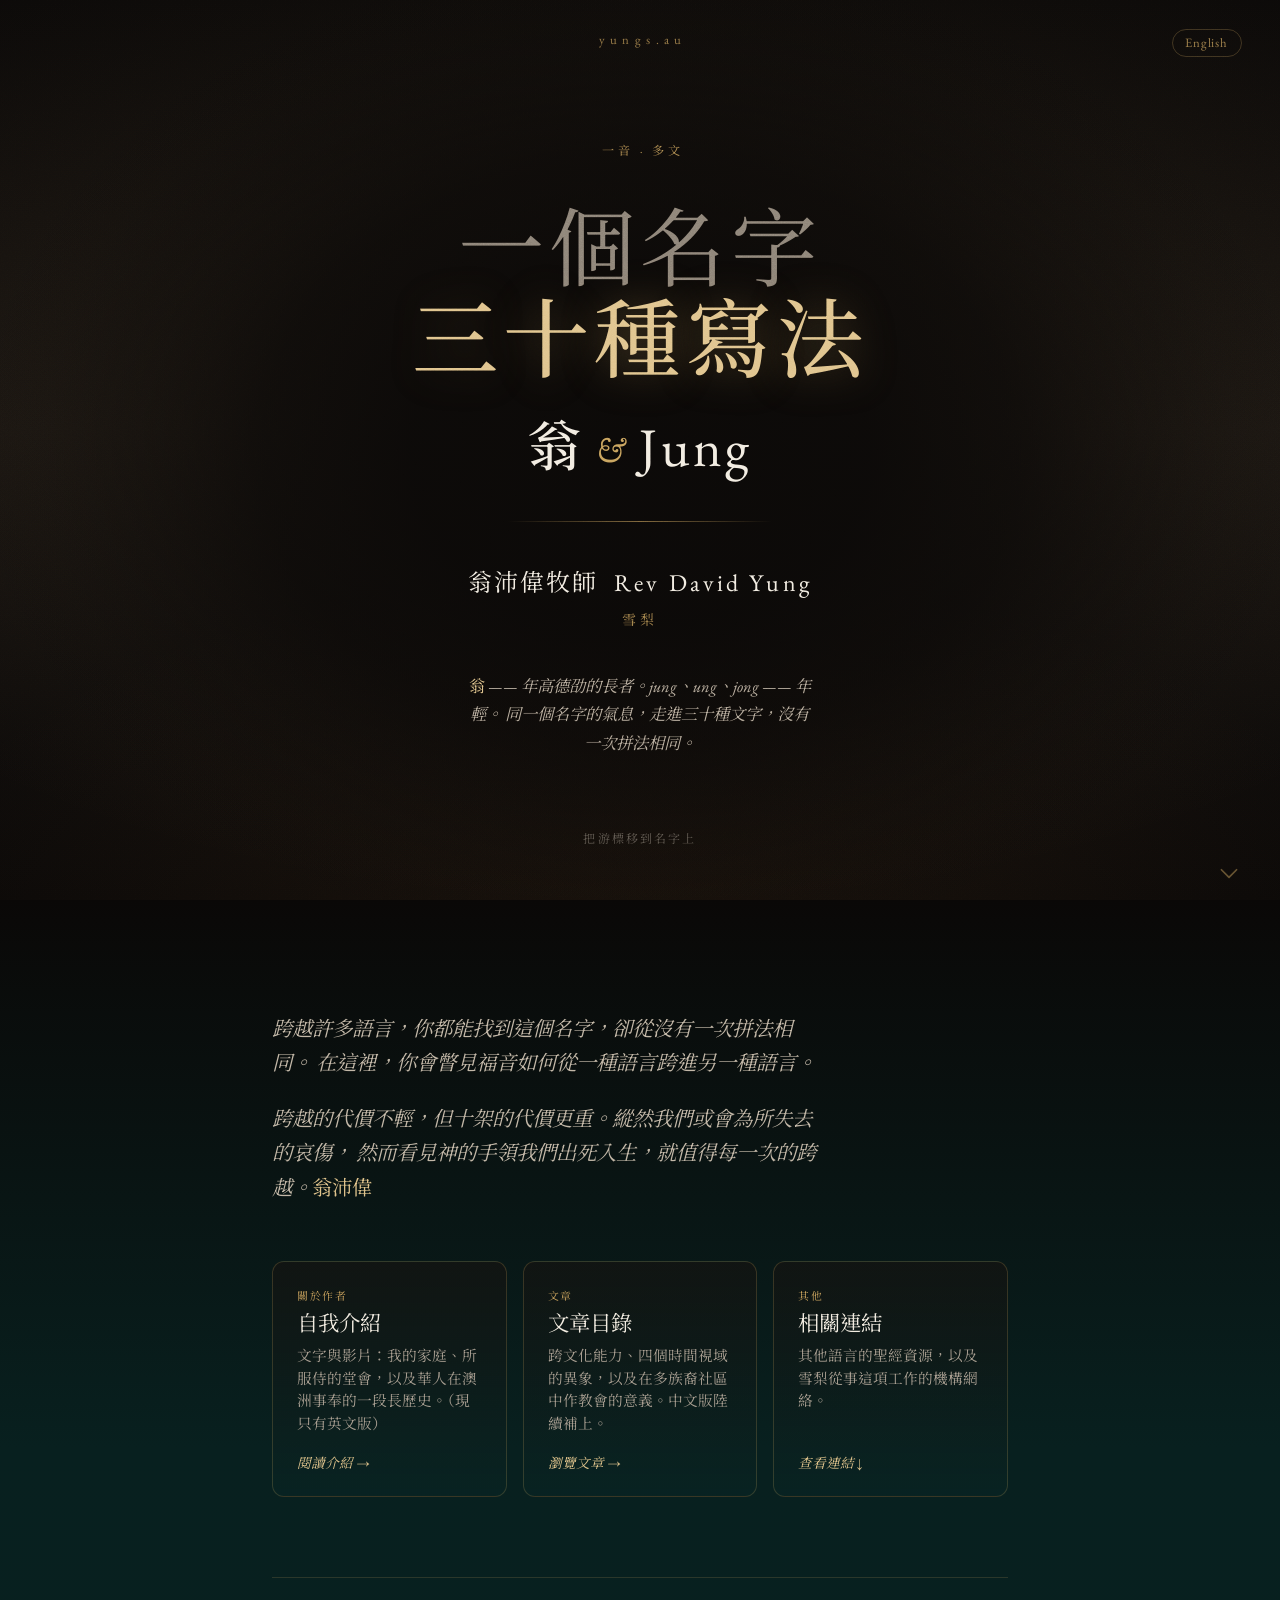
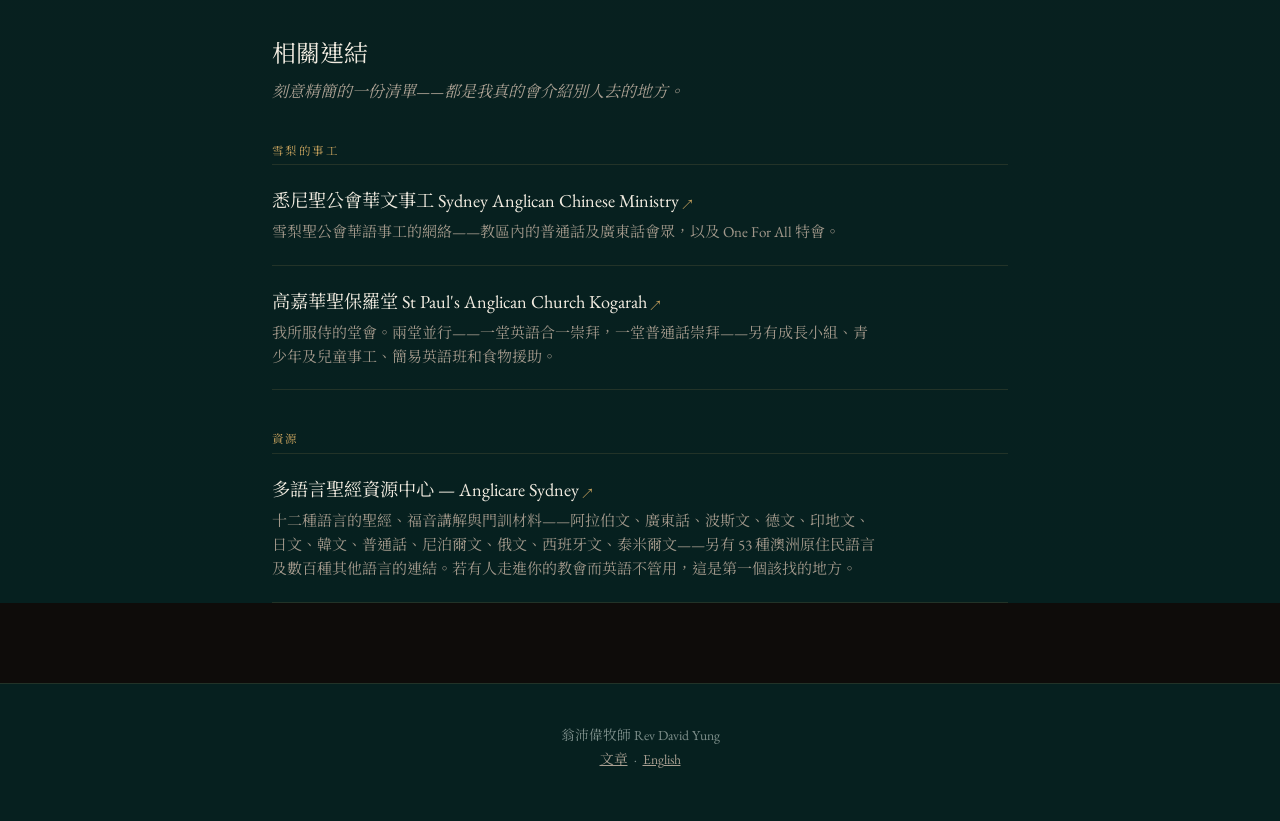
<file: index-cn.html>
<!DOCTYPE html>
<html lang="zh-Hant">
<head>
<meta charset="utf-8">
<meta name="viewport" content="width=device-width, initial-scale=1">
<title>一個名字，三十種寫法 — 翁沛偉牧師</title>
<meta name="description" content="一音，多文。翁 · Jung · Weng · Ong · Ông · 영 —— 同一個名字的多種寫法。翁沛偉牧師的跨文化事奉文章。">
<meta name="theme-color" content="#0e0c0a">
<meta property="og:title" content="一個名字，三十種寫法 — 翁沛偉牧師">
<meta property="og:description" content="一音，多文。福音跨越文化的思考。">
<meta property="og:type" content="website">
<meta property="og:url" content="https://yungs.au/index-cn.html">
<meta property="og:image" content="https://yungs.au/icons/icon-512.png">
<link rel="canonical" href="https://yungs.au/index-cn.html">
<link rel="alternate" hreflang="en" href="https://yungs.au/">
<link rel="alternate" hreflang="zh" href="https://yungs.au/index-cn.html">
<link rel="icon" href="favicon.ico" sizes="any">
<link rel="icon" type="image/png" href="icons/icon-192.png">
<link rel="apple-touch-icon" href="icons/icon-180.png">
<link rel="manifest" href="manifest-cn.webmanifest">
<meta name="apple-mobile-web-app-capable" content="yes">
<meta name="apple-mobile-web-app-status-bar-style" content="black-translucent">
<meta name="apple-mobile-web-app-title" content="跨文化事奉">
<link rel="preconnect" href="https://fonts.googleapis.com">
<link rel="preconnect" href="https://fonts.gstatic.com" crossorigin>
<link href="https://fonts.googleapis.com/css2?family=EB+Garamond:ital,wght@0,400;0,500;0,600;1,400&family=Noto+Serif+TC:wght@300;500&display=swap" rel="stylesheet">
<style>
  :root{
    --ink:#0e0c0a;
    --ink-2:#171310;
    --gold:#c9a35e;
    --gold-soft:#e0c48d;
    --paper:#f2ece1;
    --teal:#06201F;   /* the ground the rest of the site stands on */
    --muted:#8d8377;
    --serif:'EB Garamond','Noto Serif TC','Songti SC','Noto Serif','Times New Roman',
            'Noto Sans Hebrew','Noto Sans Arabic','Noto Sans Devanagari','Noto Sans Gurmukhi',
            'Noto Sans Bengali','Noto Sans Tamil','Noto Sans Thai','Noto Sans Armenian',
            'Noto Sans Georgian','Noto Sans Ethiopic','Noto Sans JP','Noto Sans KR',
            'Apple SD Gothic Neo','Hiragino Sans',serif;
  }

  *{box-sizing:border-box;margin:0;padding:0}

  html{scroll-behavior:smooth}

  body{
    min-height:100%;
    background:var(--ink);
    color:var(--paper);
    font-family:var(--serif);
    -webkit-font-smoothing:antialiased;
  }
  @media (prefers-reduced-motion:reduce){ html{scroll-behavior:auto} }

  .stage{
    position:relative;
    width:100%;
    min-height:100svh;
    display:grid;
    place-items:center;
    isolation:isolate;
    overflow:hidden;
  }

  /* ---------- atmosphere ---------- */
  .stage::before{
    content:"";
    position:absolute;inset:0;z-index:0;
    background:
      radial-gradient(120% 90% at 50% 42%, rgba(201,163,94,.13) 0%, rgba(201,163,94,.04) 34%, transparent 66%),
      radial-gradient(100% 70% at 50% 105%, rgba(120,80,40,.14) 0%, transparent 60%),
      linear-gradient(180deg,#0b0908 0%, var(--ink-2) 48%, #0a0807 100%);
  }
  /* fine grain so the dark field isn't flat */
  .stage::after{
    content:"";
    position:absolute;inset:0;z-index:6;pointer-events:none;
    opacity:.4;mix-blend-mode:overlay;
    background-image:url("data:image/svg+xml;utf8,<svg xmlns='http://www.w3.org/2000/svg' width='160' height='160'><filter id='n'><feTurbulence type='fractalNoise' baseFrequency='.85' numOctaves='3'/><feColorMatrix type='saturate' values='0'/></filter><rect width='160' height='160' filter='url(%23n)' opacity='.5'/></svg>");
  }

  /* ---------- the constellation of names ---------- */
  #field{position:absolute;inset:0;z-index:1}

  .name{
    position:absolute;
    transform:translate(-50%,-50%);
    white-space:nowrap;
    color:var(--gold-soft);
    opacity:0;
    line-height:1;
    cursor:default;
    user-select:none;
    transition:color .5s ease, text-shadow .5s ease;
    animation:breathe var(--dur,18s) ease-in-out var(--delay,0s) infinite;
  }
  .name:hover,.name:focus-visible{
    color:#fff;
    text-shadow:0 0 26px rgba(224,196,141,.65);
    animation-play-state:paused;
    opacity:.95 !important;
    outline:none;
  }

  /* animation is paused while positions are measured */
  #field.measuring .name{
    animation:none !important;
    opacity:1 !important;
    transform:translate(-50%,-50%) !important;
  }

  @keyframes breathe{
    0%   {opacity:0;              transform:translate(-50%,-50%) translateY(10px) scale(.985)}
    18%  {opacity:var(--peak,.5); transform:translate(-50%,-50%) translateY(0)    scale(1)}
    62%  {opacity:var(--peak,.5); transform:translate(-50%,-50%) translateY(-4px) scale(1.005)}
    100% {opacity:0;              transform:translate(-50%,-50%) translateY(-12px) scale(.985)}
  }

  /* ---------- centre plate ---------- */
  .plate{
    position:relative;z-index:4;
    text-align:center;
    padding:clamp(2rem,6vw,4.5rem) clamp(1.25rem,7vw,5rem);
    max-width:min(94vw,900px);
  }
  /* full-bleed soft scrim so the plate always reads clearly */
  .scrim{
    position:absolute;inset:-10%;z-index:3;pointer-events:none;
    background:radial-gradient(ellipse 44% 48% at 50% 50%,
      rgba(10,8,7,.97) 0%,
      rgba(10,8,7,.93) 34%,
      rgba(10,8,7,.74) 56%,
      rgba(10,8,7,.36) 74%,
      rgba(10,8,7,.10) 88%,
      transparent 100%);
  }

  .eyebrow{
    font-size:clamp(.62rem,1.5vw,.76rem);
    letter-spacing:.5em;
    text-transform:uppercase;
    color:var(--gold);
    opacity:.85;
    margin-bottom:clamp(1.4rem,4vw,2.4rem);
    padding-left:.5em;
  }

  h1{
    font-weight:400;
    font-size:clamp(2.3rem,8.2vw,5.4rem);
    line-height:1.05;
    letter-spacing:.005em;
  }
  h1 .not{ color:var(--muted); font-style:italic; }
  h1 .young{
    color:var(--muted);
    position:relative;
    font-style:italic;
  }
  h1 .young::after{
    content:"";
    position:absolute;left:-.04em;right:-.04em;top:.55em;
    height:1px;background:currentColor;opacity:.75;
  }
  h1 .but{ color:var(--muted); font-style:italic; }
  h1 .yung{
    color:var(--gold-soft);
    font-weight:500;
    text-shadow:0 0 42px rgba(201,163,94,.35);
  }

  .amp{
    margin-top:clamp(1.1rem,3.4vw,1.9rem);
    font-size:clamp(1.9rem,6vw,3.4rem);
    color:var(--paper);
    letter-spacing:.06em;
    line-height:1.2;
  }
  .amp .sym{ color:var(--gold); font-size:.62em; vertical-align:.12em; margin:0 .34em; font-style:italic; }
  .amp .han{ font-family:'Noto Serif TC','Songti SC',var(--serif); font-weight:500; }

  .rule{
    width:min(320px,58%);
    height:1px;
    margin:clamp(1.5rem,4.5vw,2.6rem) auto;
    background:linear-gradient(90deg,transparent,rgba(201,163,94,.6),transparent);
  }

  .name-line{
    font-size:clamp(1.02rem,2.9vw,1.5rem);
    letter-spacing:.13em;
    color:var(--paper);
  }
  .name-line .han{
    font-family:'Noto Serif TC','Songti SC',var(--serif);
    letter-spacing:.08em;
  }
  .role{
    margin-top:.7rem;
    font-size:clamp(.72rem,1.9vw,.88rem);
    letter-spacing:.34em;
    text-transform:uppercase;
    color:var(--gold);
    opacity:.8;
  }

  .gloss{
    margin-top:clamp(1.6rem,4.6vw,2.6rem);
    font-size:clamp(.86rem,2.2vw,1.02rem);
    line-height:1.75;
    color:#b6ab9c;
    font-style:italic;
    max-width:44ch;
    margin-inline:auto;
  }
  .gloss .han{font-family:'Noto Serif TC','Songti SC',var(--serif);font-style:normal;color:var(--gold-soft)}

  /* ---------- readout ---------- */
  .readout{
    position:absolute;
    left:50%;bottom:clamp(1.1rem,3.5vh,2.2rem);
    transform:translateX(-50%);
    z-index:5;
    text-align:center;
    width:min(92vw,640px);
    min-height:2.6em;
    pointer-events:none;
  }
  .readout .glyph{
    display:block;
    font-size:clamp(1rem,2.6vw,1.22rem);
    color:var(--gold-soft);
    letter-spacing:.04em;
  }
  .readout .meta{
    display:block;
    margin-top:.4em;
    font-size:clamp(.72rem,1.8vw,.84rem);
    color:var(--muted);
  }
  .readout .meta .lang{
    letter-spacing:.2em;
    text-transform:uppercase;
    font-size:.9em;
    color:#a29686;
  }
  .readout .meta .note{ font-style:italic; letter-spacing:.01em; }
  .readout .meta .dash{ opacity:.5; margin:0 .5em; }
  .readout .hint{
    font-size:clamp(.66rem,1.7vw,.75rem);
    letter-spacing:.26em;
    text-transform:uppercase;
    color:#5f5850;
  }
  .readout > *{transition:opacity .35s ease}

  .site{
    position:absolute;top:clamp(1.1rem,3.4vh,2rem);left:50%;
    transform:translateX(-50%);
    z-index:5;
    font-size:clamp(.68rem,1.8vw,.8rem);
    letter-spacing:.42em;
    text-transform:lowercase;
    color:var(--gold);
    opacity:.7;
    padding-left:.42em;
  }


  /* ---------- language switch & scroll cue ---------- */
  .langswitch{
    position:absolute;top:clamp(1rem,3.2vh,1.9rem);right:clamp(1rem,4vw,2.4rem);
    z-index:5;font-size:.8rem;letter-spacing:.06em;text-decoration:none;
    color:var(--gold);opacity:.75;border:1px solid rgba(201,163,94,.35);
    border-radius:999px;padding:.28rem .8rem;transition:opacity .2s,border-color .2s;
  }
  .langswitch:hover,.langswitch:focus-visible{opacity:1;border-color:var(--gold)}

  .scrollcue{
    position:absolute;bottom:clamp(.5rem,1.6vh,1rem);right:clamp(1rem,4vw,2.4rem);
    z-index:5;color:var(--gold);opacity:.45;text-decoration:none;
    animation:nudge 2.8s ease-in-out infinite;
  }
  .scrollcue svg{width:26px;height:26px;display:block}
  .scrollcue:hover,.scrollcue:focus-visible{opacity:.95;outline:none}
  @keyframes nudge{0%,100%{transform:translateY(0)}50%{transform:translateY(5px)}}
  @media (prefers-reduced-motion:reduce){.scrollcue{animation:none}}

  /* ---------- below the hero: gold gives way to the site's teal ---------- */
  #more{
    background:linear-gradient(180deg,#0a0807 0%, #08201f 42%, var(--teal) 100%);
    padding:clamp(4rem,10vw,7rem) clamp(1.25rem,5vw,2rem) 0;
  }
  .below{max-width:46rem;margin:0 auto}

  .below-lead{
    font-size:clamp(1.05rem,2.6vw,1.28rem);
    line-height:1.65;color:#c3b8a8;font-style:italic;
    max-width:34rem;margin:0 0 clamp(2.5rem,6vw,3.5rem);
  }
  .below-lead p + p{margin-top:1.1em}
  .below-lead .han{font-family:'Noto Serif TC','Songti SC',var(--serif);
                   font-style:normal;color:var(--gold-soft)}

  .doors{display:grid;grid-template-columns:repeat(auto-fit,minmax(12.5rem,1fr));gap:1rem}
  .door{
    display:flex;flex-direction:column;gap:.5rem;
    padding:1.6rem 1.5rem 1.5rem;
    border:1px solid rgba(201,163,94,.22);border-radius:12px;
    background:linear-gradient(180deg,rgba(23,19,16,.6),rgba(11,44,43,.25));
    text-decoration:none;color:var(--paper);
    transition:border-color .18s,transform .18s,background .18s;
  }
  .door:hover,.door:focus-visible{
    border-color:rgba(201,163,94,.55);transform:translateY(-2px);
    background:linear-gradient(180deg,rgba(35,28,22,.7),rgba(20,64,61,.3));outline:none;
  }
  .door-eyebrow{font-size:.68rem;letter-spacing:.16em;text-transform:uppercase;color:var(--gold)}
  .door-title{font-size:1.34rem;line-height:1.2}
  .door-blurb{font-size:.92rem;line-height:1.55;color:#a99f92;flex:1 1 auto}
  .door-go{margin-top:.5rem;font-size:.85rem;color:var(--gold-soft);font-style:italic}

  .links{
    margin-top:clamp(3.5rem,8vw,5rem);
    padding-top:clamp(2.5rem,6vw,3.5rem);
    border-top:1px solid rgba(201,163,94,.18);
  }
  .links h2{font-size:1.5rem;font-weight:400;margin:0 0 .6rem;color:var(--paper)}
  .links-intro{color:#a99f92;margin:0 0 2.5rem;max-width:30rem;font-style:italic}
  .links-group{
    font-size:.72rem;letter-spacing:.18em;text-transform:uppercase;color:var(--gold);
    margin:2.5rem 0 .4rem;font-weight:400;
  }
  .links-group:first-of-type{margin-top:0}
  .linklist{list-style:none;margin:0;padding:0}
  .linklist li{border-top:1px solid rgba(201,163,94,.14);padding:1.3rem 0}
  .linklist li:last-child{border-bottom:1px solid rgba(201,163,94,.14)}
  .linklist a{font-size:1.14rem;text-decoration:none;color:var(--paper)}
  .linklist a:hover{color:var(--gold-soft);text-decoration:underline}
  .linklist a::after{content:" \2197";font-size:.72em;color:var(--gold)}
  .linklist p{margin:.5rem 0 0;font-size:.94rem;line-height:1.6;color:#a2988b;max-width:38rem}
  .linklist .han{font-family:'Noto Serif TC','Songti SC',var(--serif)}

  .foot{
    background:var(--teal);
    border-top:1px solid rgba(201,163,94,.14);
    margin-top:clamp(3.5rem,8vw,5rem);
    padding:2.2rem 1.5rem 3rem;text-align:center;
    color:#7e8f8b;font-size:.86rem;
  }
  .foot p{margin:.3rem 0}
  .foot a{color:#a99f92}
  .foot a:hover{color:var(--gold-soft)}

  @media (max-width:700px){
    .scrim{
      background:radial-gradient(ellipse 78% 46% at 50% 48%,
        rgba(10,8,7,.98) 0%, rgba(10,8,7,.95) 40%, rgba(10,8,7,.78) 60%,
        rgba(10,8,7,.4) 78%, rgba(10,8,7,.12) 90%, transparent 100%);
    }
  }

  @media (prefers-reduced-motion:reduce){
    .name{animation:none !important; opacity:var(--peak,.42) !important;
          transform:translate(-50%,-50%) !important}
  }
</style>
</head>
<body>
<main class="stage">
  <div class="site">yungs.au</div>
  <a class="langswitch" href="index.html" hreflang="en" lang="en">English</a>

  <div id="field" aria-hidden="true"></div>
  <div class="scrim"></div>

  <section class="plate">
    <p class="eyebrow" style="letter-spacing:.34em">一音 &middot; 多文</p>

    <h1 style="font-family:'Noto Serif TC','Songti SC',serif;letter-spacing:.06em">
      <span class="not" style="font-style:normal">一個名字</span><br>
      <span class="yung" style="font-weight:500">三十種寫法</span>
    </h1>

    <p class="amp"><span class="han">翁</span><span class="sym">&amp;</span>Jung</p>

    <div class="rule"></div>

    <p class="name-line"><span class="han">翁沛偉牧師</span>&nbsp; Rev David Yung</p>
    <p class="role" style="text-transform:none;letter-spacing:.28em">雪梨</p>

    <p class="gloss">
      <span class="han">翁</span> —— 年高德劭的長者。<em>jung、ung、jong</em> —— 年輕。
      同一個名字的氣息，走進三十種文字，沒有一次拼法相同。
    </p>
  </section>

  <div class="readout" id="readout" aria-live="polite">
    <span class="hint" id="hint" style="letter-spacing:.18em">把游標移到名字上</span>
    <span class="glyph" id="ro-glyph" style="opacity:0"></span>
    <span class="meta" id="ro-meta" style="opacity:0"></span>
  </div>

  <a class="scrollcue" href="#more" aria-label="Read on">
    <svg viewBox="0 0 24 24" aria-hidden="true"><path d="M5 9l7 7 7-7" fill="none"
      stroke="currentColor" stroke-width="1.6" stroke-linecap="round" stroke-linejoin="round"/></svg>
  </a>
</main>

<section id="more">
  <div class="below">

    <div class="below-lead">
      <p>跨越許多語言，你都能找到這個名字，卻從沒有一次拼法相同。
         在這裡，你會瞥見福音如何從一種語言跨進另一種語言。</p>
      <p>跨越的代價不輕，但十架的代價更重。縱然我們或會為所失去的哀傷，
         然而看見神的手領我們出死入生，就值得每一次的跨越。<span class="han">翁沛偉</span></p>
    </div>

    <nav class="doors" aria-label="Main">
      <a class="door" href="001-an-introduction.html">
        <span class="door-eyebrow">關於作者</span>
        <span class="door-title">自我介紹</span>
        <span class="door-blurb">文字與影片：我的家庭、所服侍的堂會，以及華人在澳洲事奉的一段長歷史。（現只有英文版）</span>
        <span class="door-go">閱讀介紹 &rarr;</span>
      </a>
      <a class="door" href="essays-cn.html">
        <span class="door-eyebrow">文章</span>
        <span class="door-title">文章目錄</span>
        <span class="door-blurb">跨文化能力、四個時間視域的異象，以及在多族裔社區中作教會的意義。中文版陸續補上。</span>
        <span class="door-go"><span id="essay-count">瀏覽文章</span> &rarr;</span>
      </a>
      <a class="door" href="#links">
        <span class="door-eyebrow">其他</span>
        <span class="door-title">相關連結</span>
        <span class="door-blurb">其他語言的聖經資源，以及雪梨從事這項工作的機構網絡。</span>
        <span class="door-go">查看連結 &darr;</span>
      </a>
    </nav>

    <div class="links" id="links">
      <h2>相關連結</h2>
      <p class="links-intro">刻意精簡的一份清單——都是我真的會介紹別人去的地方。</p>

      <h3 class="links-group" style="text-transform:none;letter-spacing:.12em">雪梨的事工</h3>
      <ul class="linklist">
        <li>
          <a href="https://www.sydacm.com.au" rel="noopener"><span class="han">悉尼聖公會華文事工</span> Sydney Anglican Chinese Ministry</a>
          <p>雪梨聖公會華語事工的網絡——教區內的普通話及廣東話會眾，以及 One For All 特會。</p>
        </li>
        <li>
          <a href="https://www.stpaulskogarah.com" rel="noopener"><span class="han">高嘉華聖保羅堂</span> St Paul's Anglican Church Kogarah</a>
          <p>我所服侍的堂會。兩堂並行——一堂英語合一崇拜，一堂普通話崇拜——另有成長小組、青少年及兒童事工、簡易英語班和食物援助。</p>
        </li>
      </ul>

      <h3 class="links-group" style="text-transform:none;letter-spacing:.12em">資源</h3>
      <ul class="linklist">
        <li>
          <a href="https://www.anglicare.org.au/church-partnerships/multi-language-bible-resource-hub/" rel="noopener"><span class="han">多語言聖經資源中心</span> — Anglicare Sydney</a>
          <p>十二種語言的聖經、福音講解與門訓材料——阿拉伯文、廣東話、波斯文、德文、印地文、日文、韓文、普通話、尼泊爾文、俄文、西班牙文、泰米爾文——另有 53 種澳洲原住民語言及數百種其他語言的連結。若有人走進你的教會而英語不管用，這是第一個該找的地方。</p>
        </li>
      </ul>
    </div>

  </div>
</section>

<footer class="foot">
  <p><span class="han">翁沛偉牧師</span> Rev David Yung</p>
  <p><a href="essays-cn.html">文章</a> &nbsp;·&nbsp; <a href="index.html" hreflang="en" lang="en">English</a></p>
</footer>

<script>
(function(){
  /* text, language, note  */
  var NAMES = [
    ["翁",      "Chinese · Hanzi",            "the character itself — a venerable elder"],
    ["Yung",    "Cantonese · Hong Kong",      "the spelling carried out of Hong Kong"],
    ["Weng",    "Mandarin · Hanyu Pinyin",    "wēng — the same character, another mouth"],
    ["Ong",     "Hokkien · Singapore, Penang","翁 as the Minnan diaspora writes it"],
    ["Ang",     "Teochew",                    "another Minnan reading of 翁"],
    ["Vung",    "Hakka",                      "翁 in the Sixian Hakka reading"],
    ["Ông",     "Vietnamese · Hán-Việt",      "翁 — and also 'sir, grandfather'"],
    ["옹",       "Korean · Hangul",            "the hanja reading of 翁"],
    ["영",       "Korean · Hangul",            "yeong — how 'Young' is heard in Korea"],
    ["융",       "Korean · Hangul",            "yung — how 'Jung' is written in Korea"],
    ["おきな",   "Japanese · Hiragana",        "okina — the kun reading of 翁, an old man"],
    ["ユング",   "Japanese · Katakana",        "yungu — Jung"],
    ["ヤング",   "Japanese · Katakana",        "yangu — Young"],
    ["Jung",    "German",                     "'young' — and Carl Gustav Jung"],
    ["Jong",    "Dutch",                      "'young'"],
    ["Jonk",    "Afrikaans",                  "'young'"],
    ["Ung",     "Swedish · Danish · Norwegian","'young'"],
    ["Ungur",   "Icelandic",                  "'young'"],
    ["Young",   "English",                    "the spelling everyone reaches for first"],
    ["יונג",     "Yiddish · Hebrew script",    "yung — 'young'"],
    ["Юнг",     "Russian · Cyrillic",         "Yung"],
    ["Юнґ",     "Ukrainian · Cyrillic",       "Yung"],
    ["Γιουνγκ", "Greek",                      "Yioungk"],
    ["يونغ",     "Arabic",                     "Yūngh"],
    ["यंग",      "Hindi · Devanagari",         "Yang / Young"],
    ["ਯੰਗ",      "Punjabi · Gurmukhi",         "Yang / Young"],
    ["ইয়ং",      "Bengali",                    "Iyang / Young"],
    ["யங்",      "Tamil",                      "Yang / Young"],
    ["ยัง",      "Thai",                       "Yang / Young"],
    ["Յունգ",   "Armenian",                   "Yung"],
    ["იუნგი",   "Georgian",                   "Iungi"],
    ["ዩንግ",     "Amharic · Ethiopic",         "Yung"]
  ];

  /* hand-placed so the field reads as a constellation, not a grid.
     x, y in %, s = font-size in rem, p = peak opacity            */
  var SPOTS = [
    /* upper band — clear of the yungs.au mark at top centre */
    [ 8,  8,2.1,.42],[21, 15,1.5,.34],[34,  7,2.4,.44],[47, 21,1.4,.22],
    [65, 10,1.6,.32],[78,  7,2.2,.44],[92, 15,1.6,.34],
    /* left margin */
    [ 5, 26,1.6,.33],[15, 36,2.4,.45],[ 7, 48,1.5,.31],[18, 60,2.0,.40],
    [ 6, 72,1.6,.32],[14, 84,2.3,.43],[ 9, 94,1.5,.30],
    /* right margin */
    [95, 28,1.5,.31],[85, 38,2.3,.44],[93, 50,1.6,.33],[82, 62,2.0,.39],
    [95, 74,1.5,.30],[86, 85,2.4,.44],[91, 95,1.5,.30],
    /* inner ring — dim, read as depth behind the plate */
    [29, 25,1.5,.26],[71, 23,1.6,.27],[26, 47,1.4,.20],[74, 45,1.4,.20],
    [30, 70,1.5,.24],[70, 71,1.4,.23],[24, 86,1.5,.26],[76, 87,1.5,.26],
    [38, 79,1.4,.20],[62, 80,1.4,.20],[50, 34,1.3,.15]
  ];

  /* the names are set much larger than the first draft; NARROW pulls them
     back on phones so the centre plate still has room to breathe.
     Measured coverage stays well under half the frame — see the note in the
     header comment of this file. */
  var SCALE = 2.4;
  var NARROW_FACTOR = 0.58;

  var field = document.getElementById('field');
  var hint  = document.getElementById('hint');
  var gEl   = document.getElementById('ro-glyph');
  var mEl   = document.getElementById('ro-meta');
  var narrow = window.matchMedia('(max-width:700px)').matches;

  /* on small screens thin the field so the plate can breathe */
  var order = NAMES.map(function(n,i){return i;});
  var use = narrow ? order.filter(function(_,i){return i % 2 === 0;}) : order;

  use.forEach(function(idx, k){
    /* on narrow screens take every second slot so the thinned field stays spread */
    var n = NAMES[idx], s = SPOTS[(narrow ? k * 2 : k) % SPOTS.length];
    var el = document.createElement('span');
    el.className = 'name';
    el.textContent = n[0];
    el.tabIndex = 0;
    /* narrow viewports: pull the margins inward so nothing is clipped */
    el.style.left = (narrow ? Math.min(Math.max(s[0], 14), 84) : s[0]) + '%';
    el.style.top  = s[1] + '%';
    el.style.fontSize = (SCALE * s[2] * (narrow ? NARROW_FACTOR : 1)) + 'rem';
    el.style.setProperty('--peak', s[3]);
    el.style.setProperty('--dur',   (15 + (k * 7) % 13) + 's');
    el.style.setProperty('--delay', (-(k * 3.7) % 17).toFixed(1) + 's');
    el.dataset.lang = n[1];
    el.dataset.note = n[2];
    field.appendChild(el);
  });

  /* Now that the type is large, settle the field: push overlapping names
     apart and keep every one fully inside the frame. Runs once, after the
     webfonts have loaded so the measurements are true.                     */
  function settle(){
    var edge = 14, gap = 16;
    var els = Array.prototype.slice.call(field.children);

    field.classList.add('measuring');
    /* measure relative to the field itself, not the viewport, so a re-settle
       after scrolling or a resize puts the names back where they belong */
    var fr = field.getBoundingClientRect();
    var vw = fr.width, vh = fr.height;
    var box = els.map(function(el){
      var r = el.getBoundingClientRect();
      return {x:r.left - fr.left + r.width/2, y:r.top - fr.top + r.height/2,
              w:r.width, h:r.height};
    });

    function clamp(b){
      var hw = b.w/2 + edge, hh = b.h/2 + edge;
      b.x = Math.min(Math.max(b.x, hw), Math.max(hw, vw - hw));
      b.y = Math.min(Math.max(b.y, hh), Math.max(hh, vh - hh));
    }

    for (var pass = 0; pass < 60; pass++){
      var moved = false;
      for (var i = 0; i < box.length; i++){
        for (var j = i + 1; j < box.length; j++){
          var a = box[i], c = box[j];
          var ox = (a.w + c.w)/2 + gap - Math.abs(a.x - c.x);
          var oy = (a.h + c.h)/2 + gap - Math.abs(a.y - c.y);
          if (ox <= 0 || oy <= 0) continue;
          moved = true;
          if (ox < oy){                       /* separate horizontally */
            var sx = (a.x <= c.x ? -1 : 1) * ox / 2;
            a.x += sx; c.x -= sx;
          } else {                            /* separate vertically */
            var sy = (a.y <= c.y ? -1 : 1) * oy / 2;
            a.y += sy; c.y -= sy;
          }
          clamp(a); clamp(c);
        }
      }
      if (!moved) break;
    }

    els.forEach(function(el, k){
      clamp(box[k]);                          /* final guard against clipping */
      el.style.left = box[k].x + 'px';
      el.style.top  = box[k].y + 'px';
    });
    field.classList.remove('measuring');
  }

  function whenReady(fn){
    if (document.fonts && document.fonts.ready) document.fonts.ready.then(fn);
    else window.addEventListener('load', fn);
  }
  whenReady(settle);

  /* re-settle after a resize or orientation change */
  var rz;
  window.addEventListener('resize', function(){
    clearTimeout(rz);
    rz = setTimeout(function(){
      Array.prototype.forEach.call(field.children, function(el, k){
        var s = SPOTS[(narrow ? k * 2 : k) % SPOTS.length];
        el.style.left = s[0] + '%';
        el.style.top  = s[1] + '%';
      });
      settle();
    }, 220);
  });

  if (window.matchMedia('(hover:none)').matches){
    hint.textContent = '輕觸名字即可閱讀';
  }

  var clear;
  function show(el){
    clearTimeout(clear);
    gEl.textContent = el.textContent;
    mEl.innerHTML = '<span class="lang"></span><span class="dash">—</span><span class="note"></span>';
    mEl.querySelector('.lang').textContent = el.dataset.lang;
    mEl.querySelector('.note').textContent = el.dataset.note;
    hint.style.opacity = 0; gEl.style.opacity = 1; mEl.style.opacity = 1;
  }
  function hide(){
    clear = setTimeout(function(){
      gEl.style.opacity = 0; mEl.style.opacity = 0; hint.style.opacity = 1;
    }, 220);
  }

  field.addEventListener('mouseover', function(e){
    if (e.target.classList.contains('name')) show(e.target);
  });
  field.addEventListener('mouseout', function(e){
    if (e.target.classList.contains('name')) hide();
  });
  field.addEventListener('focusin', function(e){
    if (e.target.classList.contains('name')) show(e.target);
  });
  field.addEventListener('focusout', hide);
  /* touch */
  field.addEventListener('touchstart', function(e){
    if (e.target.classList.contains('name')) show(e.target);
  }, {passive:true});

  /* the essays door reports the real number */
  fetch("essays-cn.html").then(function(r){return r.ok?r.text():Promise.reject();})
    .then(function(t){
      var m = t.match(/const POSTS = \[([\s\S]*?)\n\];/);
      if(!m) return;
      var n = (m[1].match(/\bn:\s*\d+/g)||[]).length;
      var el = document.getElementById("essay-count");
      if(n>0 && el) el.textContent = n + " 篇文章";
    }).catch(function(){});
})();
</script>
</body>
</html>
</file>
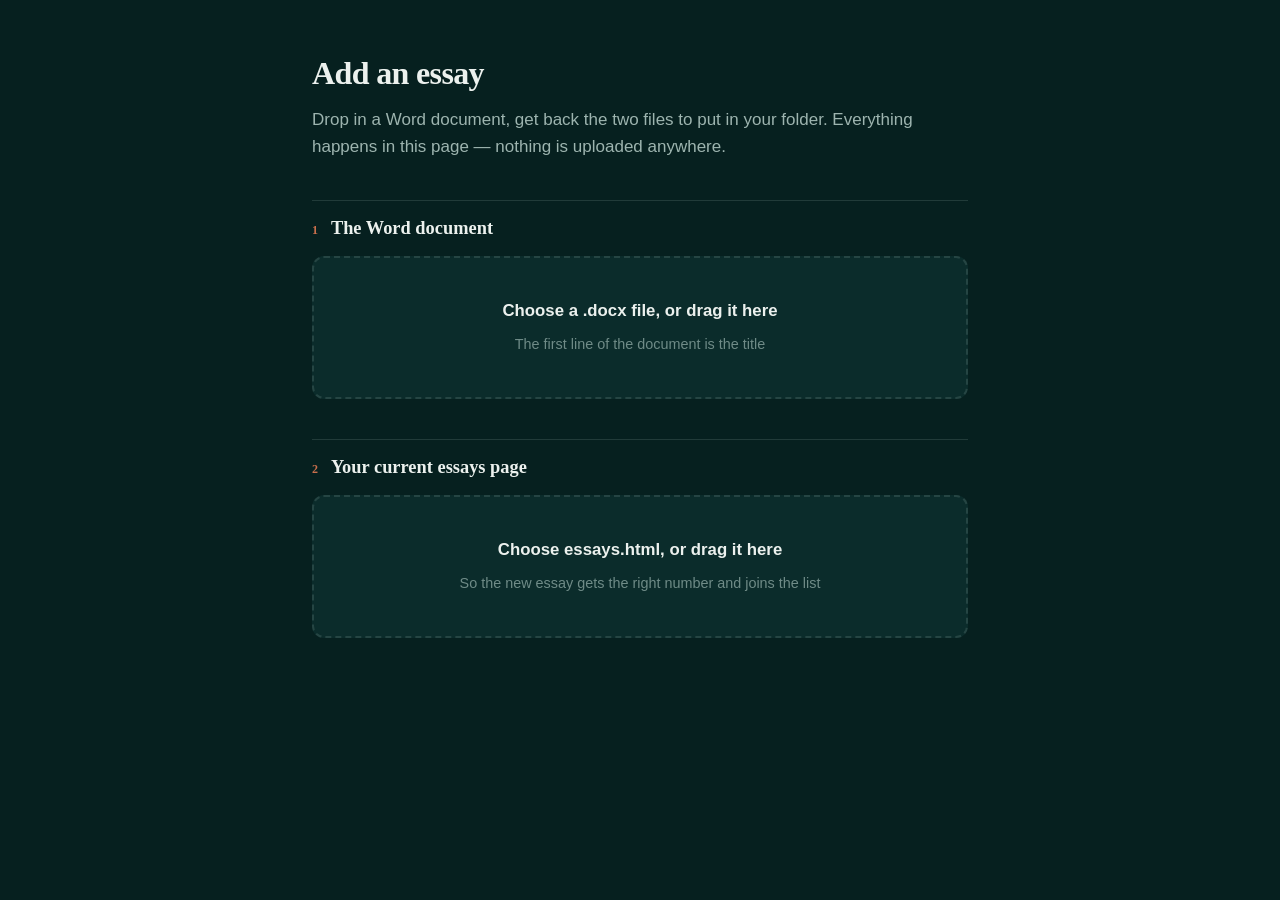
<file: tools/convert.html>
<!DOCTYPE html>
<html lang="en">
<head>
<meta charset="utf-8">
<meta name="viewport" content="width=device-width, initial-scale=1">
<title>Add an essay — Cross-Cultural Ministry</title>
<style>
:root{
  --ink:#06201F; --ink-raised:#0B2C2B; --clay:#C96F4C; --clay-soft:#E0906C;
  --text:#ECF1EE; --muted:#9DB4AF; --faint:#6F8B87; --rule:rgba(157,180,175,.18);
  --ok:#6FBF8A; --bad:#E2705E;
  --body:"Inter Tight",-apple-system,BlinkMacSystemFont,"Segoe UI",sans-serif;
  --display:Georgia,"Songti SC",serif;
}
*{box-sizing:border-box}
body{margin:0;background:var(--ink);color:var(--text);font-family:var(--body);
     font-size:17px;line-height:1.6;-webkit-font-smoothing:antialiased}
.wrap{max-width:44rem;margin:0 auto;padding:3rem 1.5rem 5rem}
h1{font-family:var(--display);font-weight:600;font-size:2rem;margin:0 0 .4rem;letter-spacing:-.02em}
.sub{color:var(--muted);margin:0 0 2.5rem}
h2{font-family:var(--display);font-size:1.15rem;margin:2.5rem 0 .8rem;
   padding-top:.8rem;border-top:1px solid var(--rule)}
.step{display:flex;gap:.7rem;align-items:baseline}
.step .n{color:var(--clay);font-size:.75rem;letter-spacing:.14em}
.drop{display:block;border:2px dashed var(--rule);border-radius:12px;padding:2.5rem 1.5rem;text-align:center;
      background:var(--ink-raised);cursor:pointer;transition:border-color .15s,background .15s}
.drop:hover,.drop.over{border-color:var(--clay);background:#0e3634}
.drop strong{display:block;font-size:1.05rem;margin-bottom:.3rem}
.drop span{color:var(--faint);font-size:.9rem}
.drop.done{border-style:solid;border-color:var(--ok)}
input[type=file]{display:none}
.field{margin:1rem 0}
.field label{display:block;font-size:.75rem;letter-spacing:.12em;text-transform:uppercase;
      color:var(--clay);margin-bottom:.35rem}
input[type=text],input[type=date],select{
  width:100%;padding:.6rem .75rem;border-radius:8px;border:1px solid var(--rule);
  background:var(--ink-raised);color:var(--text);font:inherit;font-size:.95rem}
input:focus,select:focus{outline:2px solid var(--clay-soft);outline-offset:1px}
.row{display:grid;grid-template-columns:1fr 1fr;gap:1rem}
button{font:inherit;font-size:.95rem;padding:.7rem 1.2rem;border-radius:8px;cursor:pointer;
       border:1px solid var(--clay);background:var(--clay);color:#06201F;font-weight:600}
button:hover{background:var(--clay-soft);border-color:var(--clay-soft)}
button:disabled{opacity:.4;cursor:not-allowed}
button.ghost{background:none;color:var(--clay-soft)}
button.ghost:hover{background:rgba(201,111,76,.12);color:var(--clay)}
.msg{padding:.8rem 1rem;border-radius:8px;margin:1rem 0;font-size:.92rem;line-height:1.5}
.msg.err{background:rgba(226,112,94,.12);border:1px solid var(--bad);color:#F6C6BC}
.msg.ok{background:rgba(111,191,138,.1);border:1px solid var(--ok);color:#CBEBD6}
.msg.note{background:var(--ink-raised);border:1px solid var(--rule);color:var(--muted)}
.hidden{display:none}
.preview{border:1px solid var(--rule);border-radius:10px;padding:1.2rem;background:var(--ink-raised);
         max-height:22rem;overflow:auto;font-size:.9rem;line-height:1.65}
.preview h3{font-family:var(--display);font-size:1.15rem;margin:1.2rem 0 .5rem;color:var(--text)}
.preview h4{font-size:.78rem;letter-spacing:.12em;text-transform:uppercase;color:var(--clay);margin:1rem 0 .4rem}
.preview blockquote{border-left:2px solid var(--clay);margin:.8rem 0;padding-left:1rem;color:var(--muted)}
.preview table{border-collapse:collapse;width:100%;font-size:.85rem;margin:.6rem 0}
.preview th,.preview td{border:1px solid var(--rule);padding:.35rem .5rem;text-align:left}
.preview .sum{border-left:2px solid var(--clay);padding-left:1rem;color:var(--muted);font-style:italic}
.stats{display:flex;gap:1.5rem;flex-wrap:wrap;color:var(--faint);font-size:.85rem;margin:.8rem 0 0}
.stats b{color:var(--text);font-weight:600}
.actions{display:flex;gap:.8rem;flex-wrap:wrap;margin-top:1.2rem}
code{background:rgba(201,111,76,.12);color:var(--clay-soft);padding:.1em .35em;border-radius:4px;font-size:.9em}
ol.help{color:var(--muted);font-size:.94rem;padding-left:1.2rem}
ol.help li{margin-bottom:.5rem}
ol.help b{color:var(--text)}
</style>
</head>
<body>
<div class="wrap">

  <h1>Add an essay</h1>
  <p class="sub">Drop in a Word document, get back the two files to put in your folder.
     Everything happens in this page — nothing is uploaded anywhere.</p>

  <div id="unsupported" class="msg err hidden">
    This browser can't unzip files on its own. Use Chrome, Edge or Safari 16.4 or newer.
  </div>

  <h2><span class="step"><span class="n">1</span> The Word document</span></h2>
  <label for="docx" class="drop" id="drop1">
    <strong id="drop1t">Choose a .docx file, or drag it here</strong>
    <span id="drop1s">The first line of the document is the title</span>
  </label>
  <input type="file" id="docx" accept=".docx">

  <h2><span class="step"><span class="n">2</span> Your current essays page</span></h2>
  <label for="idx" class="drop" id="drop2">
    <strong id="drop2t">Choose essays.html, or drag it here</strong>
    <span id="drop2s">So the new essay gets the right number and joins the list</span>
  </label>
  <input type="file" id="idx" accept=".html,.htm">

  <div id="opts" class="hidden">
    <h2><span class="step"><span class="n">3</span> Check the details</span></h2>
    <div class="field">
      <label for="title">Title</label>
      <input type="text" id="title">
    </div>
    <div class="field">
      <label for="summary">Summary line, shown on the browse page</label>
      <input type="text" id="summary">
    </div>
    <div class="row">
      <div class="field">
        <label for="slug">Web address</label>
        <input type="text" id="slug">
      </div>
      <div class="field">
        <label for="date">Date</label>
        <input type="date" id="date">
      </div>
    </div>
    <div class="row">
      <div class="field">
        <label for="num">Number</label>
        <input type="text" id="num">
      </div>
      <div class="field">
        <label for="lang">Language</label>
        <select id="lang">
          <option value="en">English</option>
          <option value="zh">Chinese</option>
        </select>
      </div>
    </div>

    <div id="warn"></div>

    <h2><span class="step"><span class="n">4</span> What it will look like</span></h2>
    <div class="preview" id="prev"></div>
    <div class="stats" id="stats"></div>

    <h2><span class="step"><span class="n">5</span> Save the two files</span></h2>
    <div id="saved"></div>
    <div class="actions">
      <button id="dl1">Download the essay page</button>
      <button id="dl2">Download the updated essays page</button>
    </div>

    <div class="msg note" style="margin-top:1.5rem">
      <b>Then, in Finder and GitHub Desktop:</b>
      <ol class="help" style="margin:.6rem 0 0">
        <li>Move both downloads into your <b>cross-cultural-ministry</b> folder,
            replacing the old <code>essays.html</code> when asked.</li>
        <li>Open <b>GitHub Desktop</b>. You should see one new file and one modified file.</li>
        <li>Type the essay title as the summary, click <b>Commit to main</b>, then <b>Push origin</b>.</li>
      </ol>
    </div>
  </div>

</div>

<script>
"use strict";

if (typeof DecompressionStream === "undefined") {
  document.getElementById("unsupported").classList.remove("hidden");
}

/* ------------------------------------------------------------------ zip */

async function unzipFile(buf, wanted) {
  const dv = new DataView(buf), u8 = new Uint8Array(buf);
  let eocd = -1;
  for (let i = buf.byteLength - 22; i >= 0 && i > buf.byteLength - 66000; i--) {
    if (dv.getUint32(i, true) === 0x06054b50) { eocd = i; break; }
  }
  if (eocd < 0) throw new Error("That doesn't look like a .docx file.");
  let n = dv.getUint16(eocd + 10, true);
  let off = dv.getUint32(eocd + 16, true);

  for (let k = 0; k < n; k++) {
    const nameLen = dv.getUint16(off + 28, true);
    const extraLen = dv.getUint16(off + 30, true);
    const cmtLen = dv.getUint16(off + 32, true);
    const localOff = dv.getUint32(off + 42, true);
    const name = new TextDecoder().decode(u8.subarray(off + 46, off + 46 + nameLen));
    if (name === wanted) {
      const method = dv.getUint16(localOff + 8, true);
      const lNameLen = dv.getUint16(localOff + 26, true);
      const lExtraLen = dv.getUint16(localOff + 28, true);
      const start = localOff + 30 + lNameLen + lExtraLen;
      const compSize = dv.getUint32(off + 20, true);
      const slice = u8.subarray(start, start + compSize);
      if (method === 0) return new TextDecoder().decode(slice);
      const ds = new DecompressionStream("deflate-raw");
      const stream = new Blob([slice]).stream().pipeThrough(ds);
      return await new Response(stream).text();
    }
    off += 46 + nameLen + extraLen + cmtLen;
  }
  throw new Error("Couldn't find the document text inside that file.");
}

/* --------------------------------------------------------------- parsing */

const esc = s => s.replace(/&/g,"&amp;").replace(/</g,"&lt;").replace(/>/g,"&gt;");
const unesc = s => s.replace(/&amp;/g,"&").replace(/&lt;/g,"<").replace(/&gt;/g,">")
                    .replace(/&quot;/g,'"').replace(/&#(\d+);/g,(m,d)=>String.fromCharCode(d));

function inline(s) {
  s = s.replace(/\[([^\]\[]+)\]\(([^)\s]+)\)/g, '<a href="$2">$1</a>');
  s = s.replace(/\*\*(?=\S)(.+?)(?<=\S)\*\*/g, "<strong>$1</strong>");
  s = s.replace(/(?<!\*)\*(?=\S)([^*]+?)(?<=\S)\*(?!\*)/g, "<em>$1</em>");
  s = s.replace(/<(strong|em)>\s*<\/\1>/g, "");
  s = s.replace(/<\/(strong|em)>(\s*)<\1>/g, "$2");
  return s.trim();
}

const NS = "http://schemas.openxmlformats.org/wordprocessingml/2006/main";
const el = (p, t) => Array.from(p.getElementsByTagNameNS(NS, t));

function paraHtml(p) {
  let out = "";
  for (const r of el(p, "r")) {
    let t = "";
    for (const n of el(r, "t")) t += n.textContent;
    if (!t) continue;
    t = esc(t);
    const rPr = el(r, "rPr")[0];
    if (rPr) {
      const b = el(rPr, "b")[0], i = el(rPr, "i")[0];
      const on = e => e && e.getAttributeNS(NS, "val") !== "0" && e.getAttributeNS(NS, "val") !== "false";
      if (on(b)) t = "<strong>" + t + "</strong>";
      if (on(i)) t = "<em>" + t + "</em>";
    }
    out += t;
  }
  return inline(out || esc(p.textContent));
}

function classify(line) {
  const s = line.trim();
  if (/^(-{3,}|_{3,}|\*{3,}|—{2,})$/.test(s)) return ["rule", ""];
  let m = s.match(/^(#{2,4})\s+(.*)$/);
  if (m) return [m[1].length === 2 ? "h2" : "h3", m[2].trim()];
  if (s.startsWith(">")) return ["quote", s.replace(/^>\s*/, "")];
  if (/^\s*[-*•·]\s+/.test(s)) return ["bullet", s.replace(/^\s*[-*•·]\s+/, "")];
  if (/^\s*\d+[.)]\s+/.test(s)) return ["number", s.replace(/^\s*\d+[.)]\s+/, "")];
  return ["para", s];
}

function readDocx(xml) {
  const doc = new DOMParser().parseFromString(xml, "application/xml");
  const body = el(doc, "body")[0];
  if (!body) throw new Error("That .docx has no readable body.");
  const blocks = [];
  for (const node of Array.from(body.children)) {
    const tag = node.localName;
    if (tag === "tbl") {
      const rows = [];
      for (const tr of el(node, "tr")) {
        rows.push(el(tr, "tc").map(tc => inline(esc(tc.textContent.trim()))));
      }
      if (rows.length && rows.some(r => r.some(c => c))) blocks.push(["table", rows]);
      continue;
    }
    if (tag !== "p") continue;
    const text = node.textContent.trim();
    if (!text) continue;
    const pStyle = el(node, "pStyle")[0];
    const style = (pStyle ? pStyle.getAttributeNS(NS, "val") || "" : "").toLowerCase();
    const html = paraHtml(node);

    if (/^(heading1|heading2|title)/.test(style)) { blocks.push(["h2", html]); continue; }
    if (/^(heading3|heading4)/.test(style))       { blocks.push(["h3", html]); continue; }
    if (/quote/.test(style))                      { blocks.push(["quote", html]); continue; }
    if (/listnumber/.test(style)) { blocks.push(["number", html.replace(/^\s*(?:[-*•·–]|\d+[.)])\s+/, "")]); continue; }
    if (/list/.test(style))       { blocks.push(["bullet", html.replace(/^\s*(?:[-*•·–]|\d+[.)])\s+/, "")]); continue; }

    const [kind, payload] = classify(text);
    if (kind !== "para") blocks.push([kind, kind === "rule" ? "" : inline(esc(payload))]);
    else blocks.push(["para", html]);
  }
  return blocks;
}

/* -------------------------------------------------------------- assembly */

const SUMMARY_PREFIXES = ["summary:", "summary：", "摘要:", "摘要：", "撮要:", "撮要："];

function takeTitle(blocks) {
  for (let i = 0; i < blocks.length; i++) {
    const [k, v] = blocks[i];
    if ((k === "para" || k === "h2" || k === "h3") && typeof v === "string" && v) {
      const title = unesc(v.replace(/<[^>]+>/g, "")).trim();
      return [title, blocks.slice(0, i).concat(blocks.slice(i + 1))];
    }
  }
  throw new Error("That document looks empty — I couldn't find a title line.");
}

function takeSummary(blocks) {
  for (let i = 0; i < blocks.length; i++) {
    const [k, v] = blocks[i];
    if (k !== "para" || typeof v !== "string") continue;
    const plain = unesc(v.replace(/<[^>]+>/g, "")).trim();
    const low = plain.toLowerCase();
    for (const pre of SUMMARY_PREFIXES) {
      if (low.startsWith(pre)) {
        return [plain.slice(pre.length).trim(), blocks.slice(0, i).concat(blocks.slice(i + 1))];
      }
    }
    break;
  }
  return ["", blocks];
}

function slugify(t, fallback) {
  let s = t.normalize("NFKD").replace(/[̀-ͯ]/g, "")
           .replace(/[^A-Za-z0-9]+/g, "-").replace(/^-+|-+$/g, "").toLowerCase();
  s = s.split("-").filter(Boolean).slice(0, 8).join("-");
  return s || fallback;
}

function detectLang(blocks, title) {
  const text = title + " " + blocks.map(b => typeof b[1] === "string" ? b[1] : "").join(" ");
  const cjk = (text.match(/[㐀-鿿豈-﫿]/g) || []).length;
  const lat = (text.match(/[A-Za-z]/g) || []).length;
  return cjk > Math.max(20, lat * 0.15) ? "zh" : "en";
}

function renderBody(blocks) {
  const out = [];
  let i = 0;
  while (i < blocks.length) {
    const [kind, payload] = blocks[i];
    if (kind === "bullet" || kind === "number") {
      const tag = kind === "bullet" ? "ul" : "ol";
      const items = [];
      while (i < blocks.length && blocks[i][0] === kind) { items.push("    <li>" + blocks[i][1] + "</li>"); i++; }
      out.push("  <" + tag + ">\n" + items.join("\n") + "\n  </" + tag + ">");
      continue;
    }
    if (kind === "quote") {
      const ps = [];
      while (i < blocks.length && blocks[i][0] === "quote") { ps.push("    <p>" + blocks[i][1] + "</p>"); i++; }
      out.push("  <blockquote>\n" + ps.join("\n") + "\n  </blockquote>");
      continue;
    }
    if (kind === "table") {
      const rows = payload, head = rows[0], rest = rows.slice(1);
      const th = head.map(c => "<th>" + c + "</th>").join("");
      const trs = rest.map(r => "\n      <tr>" + r.map(c => "<td>" + c + "</td>").join("") + "</tr>").join("");
      out.push("  <table>\n    <thead><tr>" + th + "</tr></thead>\n    <tbody>" + trs + "\n    </tbody>\n  </table>");
      i++; continue;
    }
    if (kind === "rule") out.push("  <hr>");
    else if (kind === "h2") out.push("  <h2>" + payload + "</h2>");
    else if (kind === "h3") out.push("  <h3>" + payload + "</h3>");
    else out.push("  <p>" + payload + "</p>");
    i++;
  }
  return out.join("\n\n");
}

const MONTHS = ["January","February","March","April","May","June","July",
                "August","September","October","November","December"];
function prettyDate(iso, lang) {
  const [y,m,d] = iso.split("-").map(Number);
  return lang === "zh" ? `${y}年${m}月${d}日` : `${d} ${MONTHS[m-1]} ${y}`;
}

const MARK = `<svg class="mark" viewBox="0 0 1024 1024" role="img" aria-label="ALT">
      <rect width="1024" height="1024" rx="190" fill="#06201F"/>
      <line x1="152" y1="690" x2="872" y2="690" stroke="#92705E" stroke-width="16"/>
      <circle cx="410" cy="540" r="205" fill="none" stroke="#C96F4C" stroke-width="20"/>
      <circle cx="614" cy="540" r="205" fill="none" stroke="#C96F4C" stroke-width="20"/>
      <path d="M512 352V792M438 470H586" stroke="#E8B08C" stroke-width="23" stroke-linecap="round"/>
    </svg>`;

function buildPage(o) {
  const zh = o.lang === "zh";
  const S = zh
    ? {back:"返回文章目錄", backClass:"backlink cjk", metaClass:"post-meta cjk", labelClass:" cjk",
       sumLabel:"摘要", manifest:"manifest-cn.webmanifest", index:"essays-cn.html",
       home:"index-cn.html", homeLabel:"首頁", site:"跨文化事奉", author:"翁沛偉牧師",
       footer:"翁沛偉牧師 Rev David Yung", alt:"兩個相交的圓，十架立於交疊之處", htmlLang:"zh-Hant"}
    : {back:"All essays", backClass:"backlink", metaClass:"post-meta", labelClass:"",
       sumLabel:"Summary", manifest:"manifest.webmanifest", index:"essays.html",
       home:"index.html", homeLabel:"Home", site:"Cross-Cultural Ministry", author:"Rev David Yung",
       footer:"Rev David Yung 翁沛偉牧師",
       alt:"Two overlapping circles with a cross standing in the overlap", htmlLang:"en"};

  const num = String(o.n).padStart(3, "0");
  const sum = o.summary ? `    <div class="summary">
      <span class="label${S.labelClass}">${S.sumLabel}</span>
      ${esc(o.summary)}
    </div>\n` : "";

  return `<!DOCTYPE html>
<html lang="${S.htmlLang}">
<head>
<meta charset="utf-8">
<meta name="viewport" content="width=device-width, initial-scale=1, viewport-fit=cover">
<title>${esc(o.title)} — ${S.site}</title>
<meta name="description" content="${esc(o.blurb || o.title)}">
<meta name="theme-color" content="#06201F">
<meta property="og:title" content="${esc(o.title)}">
<meta property="og:description" content="${esc(o.blurb || o.title)}">
<meta property="og:type" content="article">
<meta property="og:url" content="https://yungs.au/${o.filename}">
<meta property="og:image" content="https://yungs.au/icons/icon-512.png">
<meta property="article:published_time" content="${o.date}">
<link rel="canonical" href="https://yungs.au/${o.filename}">
<link rel="icon" href="favicon.ico" sizes="any">
<link rel="icon" type="image/png" href="icons/icon-192.png">
<link rel="apple-touch-icon" href="icons/icon-180.png">
<link rel="manifest" href="${S.manifest}">
<meta name="apple-mobile-web-app-capable" content="yes">
<meta name="apple-mobile-web-app-status-bar-style" content="black-translucent">
<link rel="preconnect" href="https://fonts.googleapis.com">
<link rel="preconnect" href="https://fonts.gstatic.com" crossorigin>
<link href="https://fonts.googleapis.com/css2?family=Fraunces:opsz,wght@9..144,400;9..144,600&family=Inter+Tight:wght@400;500;600&display=swap" rel="stylesheet">
<link rel="stylesheet" href="style.css">
</head>
<body>

<header class="masthead">
  <div class="masthead-inner">
    ${MARK.replace("ALT", S.alt)}
    <div>
      <h1><a href="${S.home}" style="color:inherit;text-decoration:none">${S.site}</a></h1>
      <p class="byline${S.labelClass}">${S.author}</p>
    </div>
  </div>
</header>

<main class="wrap narrow">

  <a class="${S.backClass}" href="${S.index}">&larr; ${S.back}</a>

  <div class="essay-head">
    <div class="${S.metaClass}">
      <span class="num">${num}</span>
      <span>${prettyDate(o.date, o.lang)}</span>
    </div>
    <h1>${esc(o.title)}</h1>
${sum}  </div>

  <article class="essay">
${o.body}
  </article>

</main>

<footer class="footer">
  <div class="footer-inner">
    <p>${S.footer}</p>
    <p><a href="${S.index}">${S.back}</a> &nbsp;·&nbsp; <a href="${S.home}">${S.homeLabel}</a></p>
  </div>
</footer>

</body>
</html>
`;
}

/* ------------------------------------------------------- the essays page */

const POSTS_RE = /(const POSTS = \[)([\s\S]*?)(\n\];)/;

function readPosts(src) {
  const m = src.match(POSTS_RE);
  if (!m) throw new Error("Couldn't find the POSTS list in that file. Is it essays.html?");
  const entries = m[2].match(/\{[\s\S]*?\}/g) || [];
  return entries.map(e => {
    const g = k => { const r = e.match(new RegExp(k + '\\s*:\\s*"((?:[^"\\\\]|\\\\.)*)"')); return r ? r[1] : ""; };
    const n = e.match(/\bn\s*:\s*(\d+)/);
    return { n: n ? +n[1] : null, date: g("date"), slug: g("slug"), title: g("title"), blurb: g("blurb"), raw: e };
  });
}

const jsStr = s => s.replace(/\\/g, "\\\\").replace(/"/g, '\\"');

function writePosts(src, entry) {
  const m = src.match(POSTS_RE);
  const kept = (m[2].match(/\{[\s\S]*?\}/g) || []).filter(e => !e.includes('"' + entry.slug + '"'));
  const block = `\n  {\n    n: ${entry.n},\n    date: "${entry.date}",\n    slug: "${entry.slug}",\n`
              + `    title: "${jsStr(entry.title)}",\n    blurb: "${jsStr(entry.blurb)}"\n  }`;
  const inner = block + (kept.length ? ",\n  " + kept.map(e => e.trim()).join(",\n  ") : "");
  return src.slice(0, m.index) + m[1] + inner + m[3] + src.slice(m.index + m[0].length);
}

/* --------------------------------------------------------------- the UI */

const state = { blocks:null, body:null, docxName:"", idxSrc:"", idxName:"", posts:[] };
const touched = new Set();   // fields the user has edited by hand
const $ = id => document.getElementById(id);

function wireDrop(dropId, inputId, onFile) {
  const drop = $(dropId), input = $(inputId);
  drop.addEventListener("dragover", e => { e.preventDefault(); drop.classList.add("over"); });
  drop.addEventListener("dragleave", () => drop.classList.remove("over"));
  drop.addEventListener("drop", e => {
    e.preventDefault(); drop.classList.remove("over");
    if (e.dataTransfer.files[0]) onFile(e.dataTransfer.files[0]);
  });
  input.addEventListener("change", () => { if (input.files[0]) onFile(input.files[0]); });
}

function say(where, cls, text) {
  $(where).innerHTML = '<div class="msg ' + cls + '">' + text + "</div>";
}

wireDrop("drop1", "docx", async file => {
  try {
    if (!file.name.toLowerCase().endsWith(".docx")) throw new Error("That needs to be a .docx file.");
    const xml = await unzipFile(await file.arrayBuffer(), "word/document.xml");
    state.blocks = readDocx(xml);
    state.docxName = file.name;
    $("drop1t").textContent = "✓ " + file.name;
    $("drop1s").textContent = state.blocks.length + " paragraphs read";
    $("drop1").classList.add("done");
    refresh();
  } catch (e) {
    $("drop1t").textContent = "Choose a .docx file, or drag it here";
    $("drop1").classList.remove("done");
    say("warn", "err", e.message);
    $("opts").classList.remove("hidden");
  }
});

wireDrop("drop2", "idx", async file => {
  try {
    const src = await file.text();
    state.posts = readPosts(src);
    state.idxSrc = src;
    state.idxName = file.name;
    $("drop2t").textContent = "✓ " + file.name;
    $("drop2s").textContent = state.posts.length + " essays already listed";
    $("drop2").classList.add("done");
    refresh();
  } catch (e) {
    $("drop2t").textContent = "Choose essays.html, or drag it here";
    $("drop2").classList.remove("done");
    say("warn", "err", e.message);
  }
});

let current = null;

function refresh() {
  if (!state.blocks) return;
  $("opts").classList.remove("hidden");

  let [title, rest] = takeTitle(state.blocks);
  let [summary, body] = takeSummary(rest);
  const lang = detectLang(body, title);

  const existing = state.posts.find(p =>
    p.title.trim().toLowerCase() === title.trim().toLowerCase());
  const maxN = state.posts.reduce((a, p) => Math.max(a, p.n || 0), 0);
  const n = existing ? existing.n : maxN + 1;

  const set = (id, v) => { if (!touched.has(id)) $(id).value = v; };
  set("title", title);
  set("summary", summary);
  set("date", new Date().toISOString().slice(0, 10));
  set("slug", slugify(title, "post-" + String(n).padStart(3, "0")));
  set("num", n);
  set("lang", lang);

  const warn = [];
  if (!state.idxSrc) warn.push('<div class="msg note">Add your <b>essays.html</b> above and I can '
    + 'work out the number and hand you the updated list. Without it you would have to edit that file yourself.</div>');
  if (existing) warn.push('<div class="msg ok">This title is already published as number '
    + existing.n + '. It will be <b>updated in place</b> rather than added again.</div>');
  $("warn").innerHTML = warn.join("");

  state.body = body;
  rebuild(body);
}

function rebuild(body) {
  const lang = $("lang").value;
  const title = $("title").value.trim();
  const summary = $("summary").value.trim();
  const date = $("date").value;
  const n = parseInt($("num").value, 10) || 1;
  const slug = ($("slug").value.trim() || "post") + (lang === "zh" ? "-cn" : "");
  const filename = String(n).padStart(3, "0") + "-" + slug + ".html";

  let blurb = summary;
  if (!blurb) {
    const first = body.find(b => b[0] === "para");
    blurb = first ? unesc(first[1].replace(/<[^>]+>/g, "")) : title;
  }
  const limit = lang === "zh" ? 90 : 200;
  if (blurb.length > limit) {
    const cut = blurb.slice(0, limit);
    const stop = Math.max(cut.lastIndexOf("。"), cut.lastIndexOf(". "));
    blurb = stop > limit * 0.45 ? cut.slice(0, stop + 1).trim()
          : cut.replace(/\s+\S*$/, "").replace(/[ ,;:—–-]+$/, "") + "…";
  }

  const rendered = renderBody(body);
  current = {
    page: buildPage({ lang, title, summary, date, n, filename, blurb, body: rendered }),
    filename,
    idx: state.idxSrc ? writePosts(state.idxSrc, { n, date, slug: filename, title, blurb }) : null,
    idxName: state.idxName || (lang === "zh" ? "essays-cn.html" : "essays.html"),
  };

  $("prev").innerHTML =
    (summary ? '<div class="sum">' + esc(summary) + "</div>" : "")
    + rendered.replace(/<h2>/g, "<h3>").replace(/<\/h2>/g, "</h3>")
              .replace(/<h3>(?=[^<]*<\/h3>)/g, "<h4>").replace(/<\/h3>/g, "</h4>");

  const counts = {};
  body.forEach(b => counts[b[0]] = (counts[b[0]] || 0) + 1);
  const words = rendered.replace(/<[^>]+>/g, " ").split(/\s+/).filter(Boolean).length;
  $("stats").innerHTML =
      "<span>File <b>" + filename + "</b></span>"
    + "<span>About <b>" + words.toLocaleString() + "</b> words</span>"
    + "<span>Headings <b>" + ((counts.h2 || 0) + (counts.h3 || 0)) + "</b></span>"
    + (counts.table ? "<span>Tables <b>" + counts.table + "</b></span>" : "")
    + (counts.quote ? "<span>Quotations <b>" + counts.quote + "</b></span>" : "");

  $("dl2").disabled = !current.idx;
}

function download(name, text) {
  const a = document.createElement("a");
  a.href = URL.createObjectURL(new Blob([text], { type: "text/html;charset=utf-8" }));
  a.download = name;
  a.click();
  setTimeout(() => URL.revokeObjectURL(a.href), 2000);
}

["title","summary","slug","date","num","lang"].forEach(id => {
  const node = $(id);
  const mark = () => { touched.add(id); if (state.body) rebuild(state.body); };
  node.addEventListener("input", mark);
  node.addEventListener("change", mark);
});

$("dl1").onclick = () => {
  if (!current) return;
  download(current.filename, current.page);
  say("saved", "ok", "Saved <b>" + current.filename + "</b> to your Downloads folder.");
};
$("dl2").onclick = () => {
  if (!current || !current.idx) return;
  download(current.idxName, current.idx);
  say("saved", "ok", "Saved <b>" + current.idxName + "</b> to your Downloads folder. "
    + "Move it into the project folder, replacing the old one.");
};
</script>
</body>
</html>
</file>
<file: style.css>
/* ---------------------------------------------------------------
   Cross-Cultural Ministry — yungs.au
   Rev David Yung 翁沛偉牧師
   Shared stylesheet. Every page links to this one file, so a change
   here changes the whole site.
   --------------------------------------------------------------- */

:root {
  /* Ground — deep teal ink */
  --ink:         #06201F;
  --ink-raised:  #0B2C2B;
  --ink-edge:    #14403D;

  /* Accent — terracotta */
  --clay:        #C96F4C;
  --clay-soft:   #E0906C;
  --clay-dim:    rgba(201, 111, 76, 0.22);

  /* Type */
  --text:        #ECF1EE;
  --text-muted:  #9DB4AF;
  --text-faint:  #6F8B87;

  --rule:        rgba(157, 180, 175, 0.18);

  --display: "Fraunces", Georgia, "Songti SC", "Noto Serif SC", serif;
  --body:    "Inter Tight", -apple-system, BlinkMacSystemFont, "Segoe UI",
             "PingFang SC", "Noto Sans SC", "Microsoft YaHei", sans-serif;

  --measure: 36rem;   /* essay measure — narrow, for long reading */
  --pad:     1.5rem;
}

*, *::before, *::after { box-sizing: border-box; }

html { -webkit-text-size-adjust: 100%; }

body {
  margin: 0;
  background: var(--ink);
  background-image:
    radial-gradient(120% 80% at 50% -10%, #0E3634 0%, rgba(6,32,31,0) 60%);
  background-attachment: fixed;
  color: var(--text);
  font-family: var(--body);
  font-size: 18px;
  line-height: 1.7;
  -webkit-font-smoothing: antialiased;
  text-rendering: optimizeLegibility;
}

a { color: var(--clay-soft); text-decoration-color: var(--clay-dim); text-underline-offset: 3px; }
a:hover { color: var(--clay); }

/* ---------------------------------------------------------- masthead */

.masthead {
  border-bottom: 1px solid var(--rule);
  padding: 2.25rem var(--pad) 1.75rem;
}
.masthead-inner {
  max-width: 46rem;
  margin: 0 auto;
  display: flex;
  align-items: center;
  gap: 1rem;
}
.mark { width: 46px; height: 46px; flex: 0 0 auto; display: block; }
.masthead h1 {
  font-family: var(--display);
  font-weight: 600;
  font-size: clamp(1.35rem, 1.05rem + 1.3vw, 1.9rem);
  line-height: 1.15;
  letter-spacing: -0.015em;
  margin: 0;
}
.masthead .byline {
  margin: 0.3rem 0 0;
  font-size: 0.83rem;
  letter-spacing: 0.06em;
  text-transform: uppercase;
  color: var(--text-faint);
}
.masthead .byline.cjk { text-transform: none; letter-spacing: 0.08em; }

.langswitch {
  margin-left: auto;
  font-size: 0.8rem;
  letter-spacing: 0.05em;
  color: var(--text-faint);
  text-decoration: none;
  border: 1px solid var(--rule);
  border-radius: 999px;
  padding: 0.3rem 0.8rem;
  white-space: nowrap;
  align-self: flex-start;
}
.langswitch:hover { color: var(--clay-soft); border-color: var(--clay-dim); }

/* ------------------------------------------------------------- shell */

.wrap { max-width: 46rem; margin: 0 auto; padding: 2.5rem var(--pad) 4rem; }
.wrap.narrow { max-width: calc(var(--measure) + 2 * var(--pad)); }

.standfirst {
  font-family: var(--display);
  font-size: 1.08rem;
  line-height: 1.6;
  color: var(--text-muted);
  margin: 0 0 2.5rem;
  max-width: 32rem;
}

/* -------------------------------------------------------- post list */

.posts { list-style: none; margin: 0; padding: 0; }

.posts li { border-top: 1px solid var(--rule); }
.posts li:last-child { border-bottom: 1px solid var(--rule); }

.posts a {
  display: block;
  padding: 1.5rem 0;
  text-decoration: none;
  color: inherit;
}
.posts a:hover .post-title { color: var(--clay-soft); }

.post-meta {
  font-size: 0.75rem;
  letter-spacing: 0.1em;
  text-transform: uppercase;
  color: var(--text-faint);
  display: flex;
  gap: 0.7rem;
  align-items: baseline;
  flex-wrap: wrap;
}
.post-meta .num { color: var(--clay); font-variant-numeric: tabular-nums; }
.post-meta.cjk { text-transform: none; letter-spacing: 0.06em; }

.post-title {
  font-family: var(--display);
  font-weight: 600;
  font-size: 1.28rem;
  line-height: 1.3;
  letter-spacing: -0.01em;
  margin: 0.45rem 0 0.4rem;
  transition: color 0.15s ease;
}
.post-blurb { margin: 0; color: var(--text-muted); font-size: 0.95rem; line-height: 1.55; }

.empty {
  border: 1px dashed var(--rule);
  border-radius: 10px;
  padding: 2rem;
  color: var(--text-faint);
  text-align: center;
}

/* ------------------------------------------------------------ essay */

.essay-head { margin: 0 0 2.5rem; }
.essay-head .post-meta { margin-bottom: 0.8rem; }
.essay-head h1 {
  font-family: var(--display);
  font-weight: 600;
  font-size: clamp(1.75rem, 1.3rem + 2vw, 2.5rem);
  line-height: 1.18;
  letter-spacing: -0.02em;
  margin: 0;
}

.summary {
  border-left: 2px solid var(--clay);
  background: var(--ink-raised);
  border-radius: 0 8px 8px 0;
  padding: 1.1rem 1.3rem;
  margin: 1.8rem 0 0;
  color: var(--text-muted);
  font-size: 0.97rem;
  line-height: 1.6;
}
.summary .label {
  display: block;
  font-size: 0.68rem;
  letter-spacing: 0.16em;
  text-transform: uppercase;
  color: var(--clay);
  margin-bottom: 0.45rem;
}
.summary .label.cjk { text-transform: none; letter-spacing: 0.12em; }

.essay {
  font-size: 1.12rem;
  line-height: 1.95;             /* looser than the study sheets */
  max-width: var(--measure);
}
.essay p { margin: 0 0 1.5rem; }
.essay > p:first-of-type::first-line { letter-spacing: 0.005em; }

.essay h2 {
  font-family: var(--display);
  font-weight: 600;
  font-size: 1.3rem;
  line-height: 1.3;
  letter-spacing: -0.01em;
  margin: 3rem 0 1.1rem;
  padding-top: 0.4rem;
  border-top: 1px solid var(--rule);
  color: var(--text);
}
.essay h3 {
  font-family: var(--body);
  font-weight: 600;
  font-size: 0.8rem;
  letter-spacing: 0.13em;
  text-transform: uppercase;
  color: var(--clay);
  margin: 2.2rem 0 0.8rem;
}
.essay h3.cjk { text-transform: none; letter-spacing: 0.1em; font-size: 0.95rem; }

.essay blockquote {
  margin: 2rem 0;
  padding: 0 0 0 1.4rem;
  border-left: 2px solid var(--clay-dim);
  font-family: var(--display);
  font-size: 1.1rem;
  line-height: 1.65;
  color: var(--text-muted);
}
.essay blockquote p:last-child { margin-bottom: 0; }

.essay ul, .essay ol { margin: 0 0 1.5rem; padding-left: 1.3rem; }
.essay li { margin-bottom: 0.6rem; }
.essay li::marker { color: var(--clay); }

.essay strong { color: #FFF; font-weight: 600; }
.essay em { font-style: italic; }

.essay hr { border: 0; border-top: 1px solid var(--rule); margin: 3rem 0; }

.essay table {
  width: 100%;
  border-collapse: collapse;
  margin: 0 0 1.8rem;
  font-size: 0.95rem;
}
.essay th, .essay td {
  border: 1px solid var(--rule);
  padding: 0.6rem 0.75rem;
  text-align: left;
  vertical-align: top;
}
.essay th { background: var(--ink-raised); font-weight: 600; }

/* ----------------------------------------------------------- footer */

.footer {
  border-top: 1px solid var(--rule);
  margin-top: 4rem;
  padding: 2rem var(--pad) 3rem;
  color: var(--text-faint);
  font-size: 0.85rem;
  text-align: center;
}
.footer-inner { max-width: 46rem; margin: 0 auto; }
.footer p { margin: 0.3rem 0; }
.footer a { color: var(--text-muted); }

.backlink {
  display: inline-block;
  margin-bottom: 2rem;
  font-size: 0.8rem;
  letter-spacing: 0.08em;
  text-transform: uppercase;
  text-decoration: none;
  color: var(--text-faint);
}
.backlink:hover { color: var(--clay-soft); }
.backlink.cjk { text-transform: none; letter-spacing: 0.06em; }

/* Chinese text wants a little more room between lines */
html[lang^="zh"] body { line-height: 1.8; }
html[lang^="zh"] .essay { line-height: 2.0; font-size: 1.05rem; }

@media (max-width: 480px) {
  body { font-size: 16px; }
  .masthead { padding-top: 1.75rem; }
  .mark { width: 38px; height: 38px; }
}

@media print {
  body { background: #fff; color: #000; }
  .masthead, .footer, .backlink, .langswitch { display: none; }
  .essay { max-width: none; }
}

/* ----------------------------------------------------------- figures */

.essay figure {
  margin: 2.5rem 0;
  padding: 0;
}
.essay figure img,
.essay figure svg {
  display: block;
  width: 100%;
  height: auto;
  border: 1px solid var(--rule);
  border-radius: 8px;
  background: var(--ink-raised);
}
.essay figcaption {
  margin-top: 0.7rem;
  font-size: 0.85rem;
  line-height: 1.5;
  color: var(--text-faint);
}
.essay figcaption .fig-label {
  color: var(--clay);
  letter-spacing: 0.08em;
  text-transform: uppercase;
  font-size: 0.72rem;
  margin-right: 0.5rem;
}

/* Figures may run wider than the reading measure */
.essay figure.wide {
  width: min(46rem, calc(100vw - 2 * var(--pad)));
  margin-left: calc((var(--measure) - min(46rem, 100vw - 2 * var(--pad))) / 2);
}
@media (max-width: 46rem) {
  .essay figure.wide { width: 100%; margin-left: 0; }
}

/* ----------------------------------------------------------- sources */

.essay h2.sources-head { font-size: 1.05rem; }

.essay .sources {
  list-style: none;
  padding: 0;
  margin: 0 0 1.5rem;
  font-size: 0.92rem;
  line-height: 1.6;
  color: var(--text-muted);
}
.essay .sources li {
  padding-left: 1.4rem;
  text-indent: -1.4rem;   /* hanging indent, as a reference list wants */
  margin-bottom: 0.8rem;
}
.essay .sources li::marker { content: ""; }

/* ------------------------------------------------------------- video */

.videoslot {
  margin: 0 0 2.5rem;
  border: 1px solid var(--rule);
  border-radius: 10px;
  overflow: hidden;
  background: var(--ink-raised);
}
.videoslot video { display: block; width: 100%; height: auto; background: #000; }
.videoslot .placeholder {
  padding: 3rem 1.5rem;
  text-align: center;
  color: var(--text-faint);
  font-size: 0.9rem;
  line-height: 1.6;
}
.videoslot .placeholder svg { width: 54px; height: 54px; margin-bottom: 1rem; opacity: 0.75; }
.videoslot .placeholder code {
  color: var(--clay-soft);
  font-size: 0.85em;
  background: rgba(201, 111, 76, 0.10);
  padding: 0.15em 0.4em;
  border-radius: 4px;
}

/* ------------------------------------------------------- editor note */

.note {
  border: 1px solid var(--rule);
  border-radius: 8px;
  padding: 1rem 1.2rem;
  margin: 0 0 2.5rem;
  font-size: 0.88rem;
  line-height: 1.6;
  color: var(--text-faint);
}
.note strong { color: var(--text-muted); }

/* --------------------------------------------------- embedded video */

.essay figure.ytwrap { margin: 0 0 2.5rem; }

.yt {
  position: relative;
  aspect-ratio: 16 / 9;
  border: 1px solid var(--rule);
  border-radius: 10px;
  overflow: hidden;
  background: #000;
}
.essay .yt iframe,
.yt iframe { position: absolute; inset: 0; width: 100%; height: 100%; border: 0; }

.yt-cover {
  display: block;
  width: 100%;
  height: 100%;
  padding: 0;
  border: 0;
  background: none;
  cursor: pointer;
  position: relative;
}
.essay .yt-cover img,
.yt-cover img {
  width: 100%;
  height: 100%;
  /* the 4:3 thumbnail is cropped to 16:9, which removes YouTube's bars */
  object-fit: cover;
  display: block;
  border: 0;
  border-radius: 0;
  opacity: 0.82;
  transition: opacity 0.2s ease, transform 0.4s ease;
}
.essay .yt-cover:hover img,
.essay .yt-cover:focus-visible img,
.yt-cover:hover img,
.yt-cover:focus-visible img { opacity: 1; transform: scale(1.015); }

.yt-play {
  position: absolute;
  top: 50%; left: 50%;
  transform: translate(-50%, -50%);
  width: 78px;
  pointer-events: none;
}
.yt-play svg { width: 100%; height: auto; display: block; filter: drop-shadow(0 3px 10px rgba(0,0,0,.5)); }
.yt-cover:hover .yt-play svg { filter: drop-shadow(0 3px 14px rgba(0,0,0,.7)); }
.yt-cover:focus-visible { outline: 2px solid var(--clay-soft); outline-offset: 3px; }

/* --------------------------------------------------- essays page heading */

.section-title {
  font-family: var(--display);
  font-weight: 600;
  font-size: 1.5rem;
  letter-spacing: -0.015em;
  margin: 0 0 0.8rem;
}

/* The title page (index.html / index-cn.html) is self-contained — its own
   inline styles, its own palette, its own fonts. It does not use this file. */

/* ------------------------------------------------------------- wordmark */
/* The masthead carries the same name as the title page, so "home" looks
   like home. Mirrors the hero's treatment at small size. */

.masthead h1.wordmark { letter-spacing: -0.005em; }
.masthead h1.wordmark a { color: inherit; text-decoration: none; }

.wm-dim    { color: var(--text-faint); font-style: italic; font-weight: 400; }
.wm-strike { color: var(--text-faint); font-style: italic; position: relative; font-weight: 400; }
.wm-strike::after {
  content: "";
  position: absolute;
  left: -0.04em; right: -0.04em; top: 0.56em;
  height: 1px;
  background: currentColor;
  opacity: 0.8;
}
.wm-hi  { color: var(--clay-soft); font-weight: 600; }
.wm-han { font-weight: 600; color: var(--text); }
.wm-amp { color: var(--clay); font-style: italic; margin: 0 0.28em; }

.masthead .byline.tagline {
  text-transform: none;
  letter-spacing: 0.05em;
  font-size: 0.8rem;
}
.masthead .byline.tagline .wm-han { font-weight: 500; color: var(--text-muted); }
</file>
